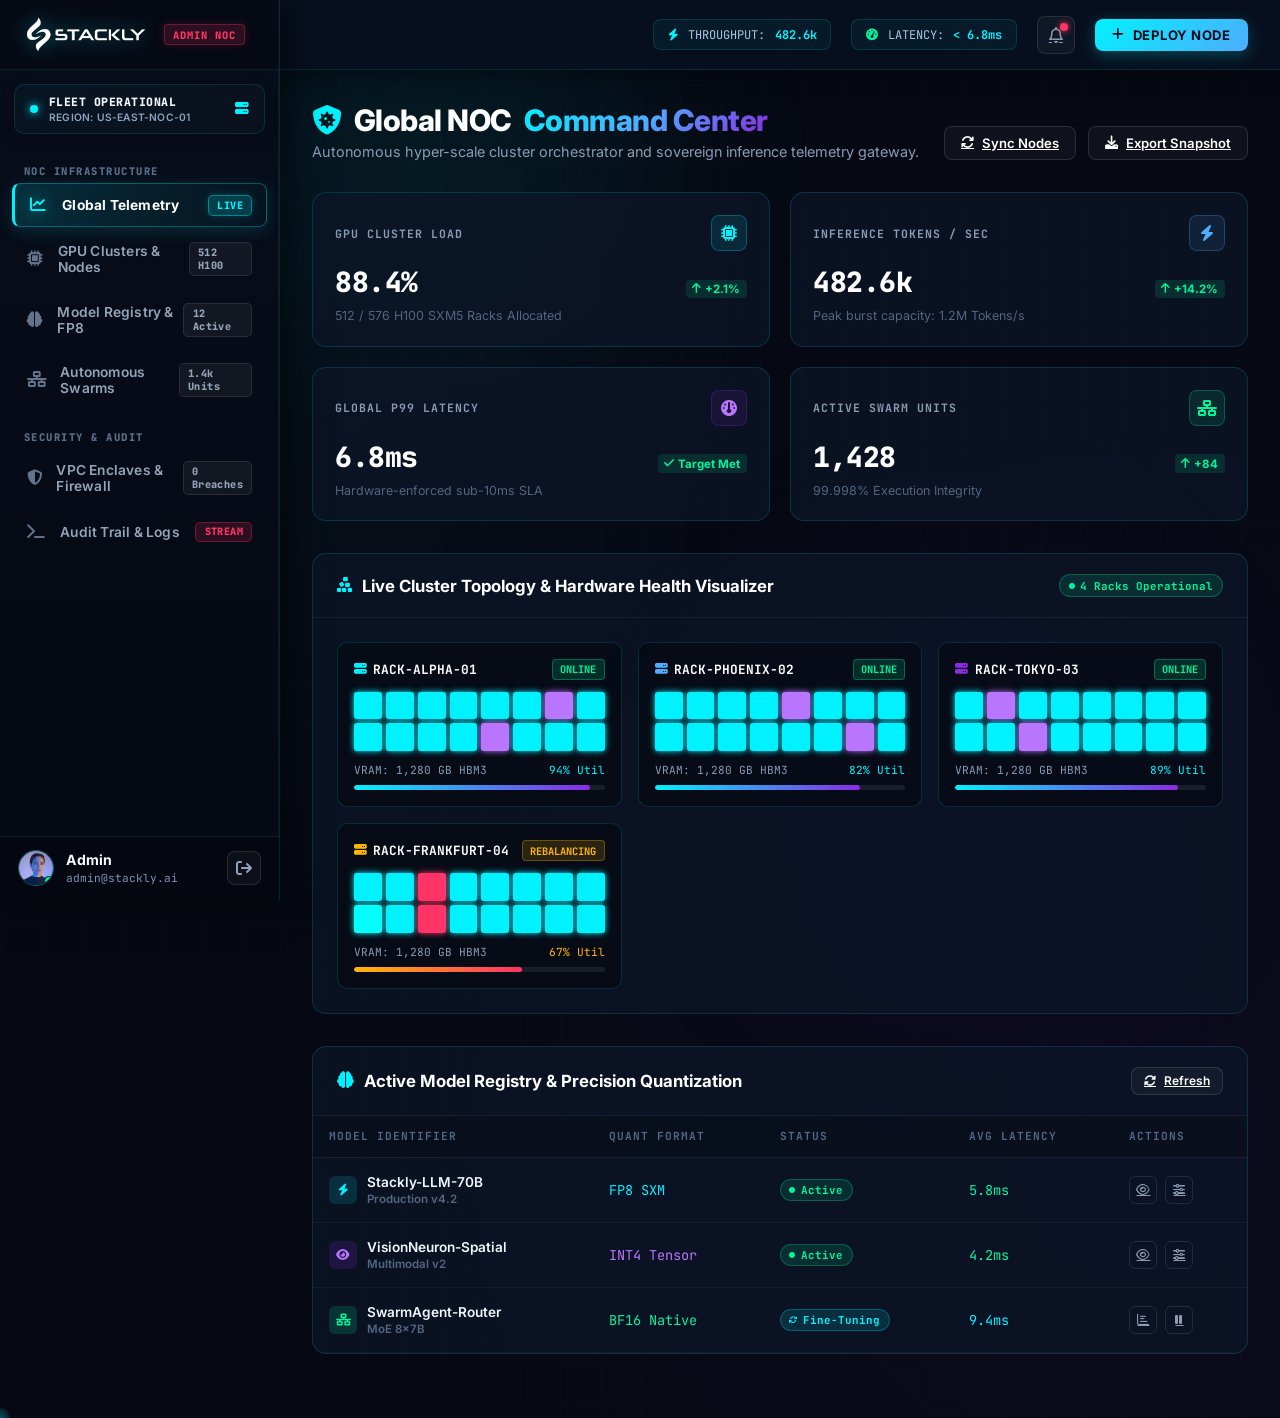
<file: admin-dashboard.html>
<!DOCTYPE html>
<html lang="en">
<head>
  <meta charset="UTF-8">
  <meta name="viewport" content="width=device-width, initial-scale=1.0, maximum-scale=1.0, user-scalable=no">
  <title>Admin NOC Console – Stackly AI Global Compute Platform</title>
  <meta name="description" content="Stackly AI Global NOC & Hyper-Scale Admin Portal for real-time GPU cluster telemetry, sovereign LLM weights, autonomous swarm orchestration, and air-gapped security enclaves.">

  <!-- Favicon -->
  <link rel="icon" type="image/webp" href="assets/images/stackly-logo.webp">

  <!-- Google Fonts & FontAwesome -->
  <link rel="preconnect" href="https://fonts.googleapis.com">
  <link rel="preconnect" href="https://fonts.gstatic.com" crossorigin>
  <link href="https://fonts.googleapis.com/css2?family=Inter:wght@400;500;600;700;800&family=JetBrains+Mono:wght@400;500;600;700&display=swap" rel="stylesheet">
  <link rel="stylesheet" href="https://cdnjs.cloudflare.com/ajax/libs/font-awesome/6.5.1/css/all.min.css">

  <!-- Stylesheets -->
  <link rel="stylesheet" href="assets/css/dashboard.css">
  <link rel="stylesheet" href="assets/css/enhancements.css">
</head>
<body class="dash-body">

  <!-- ==========================================================================
       STACKLY AI NEURAL PRELOADER (Quantum Core Boot Sequence)
       ========================================================================== -->
  <div id="neuralPreloader" class="neural-preloader" aria-hidden="false">
    <div class="preloader-backdrop">
      <div class="preloader-cyber-grid"></div>
      <div class="preloader-ambient-glow cyan"></div>
      <div class="preloader-ambient-glow purple"></div>
      <div class="preloader-laser-scanline"></div>
    </div>
    <div class="preloader-hud-frame">
      <div class="preloader-top-bar">
        <div class="preloader-sys-tag">
          <span class="preloader-live-beacon"></span>
          <span class="sys-code">BOOT_SYS // NEURAL_CORE_4.5</span>
        </div>
        <div class="preloader-telemetry-item">
          <span>LATENCY: <strong>0.8ms</strong></span>
          <span class="tele-sep">|</span>
          <span>SLA: <strong>99.999%</strong></span>
        </div>
      </div>
      <div class="preloader-core-assembly">
        <div class="preloader-gyro-ring ring-outer"></div>
        <div class="preloader-gyro-ring ring-mid"></div>
        <div class="preloader-gyro-ring ring-inner"></div>
        <div class="preloader-core-node">
          <i class="fa-solid fa-brain preloader-brain-icon"></i>
        </div>
      </div>
      <div class="preloader-brand-deck">
        <div class="preloader-brand-title">
          <span class="brand-name">STACKLY</span>
          <span class="brand-badge">AI 4.5</span>
        </div>
        <div class="preloader-status-stream" id="preloaderStatusText">
          Initializing sovereign cognitive cluster...
        </div>
      </div>
      <div class="preloader-progress-assembly">
        <div class="preloader-progress-track">
          <div class="preloader-progress-bar" id="preloaderProgressBar"></div>
        </div>
        <div class="preloader-progress-readout">
          <span class="progress-label">LATTICE COMPILED</span>
          <span class="progress-pct" id="preloaderPercent">0%</span>
        </div>
      </div>
      <div class="preloader-specs-row">
        <span><i class="fa-solid fa-microchip"></i> H100 TENSOR CLUSTER</span>
        <span><i class="fa-solid fa-shield-halved"></i> AIR-GAPPED HARDWARE</span>
        <span><i class="fa-solid fa-network-wired"></i> 1,420 VECTORS INDEXED</span>
      </div>
    </div>
  </div>

  <!-- Ambient Glow Orbs -->
  <div class="dash-ambient-orb cyan"></div>
  <div class="dash-ambient-orb purple"></div>

  <div class="dash-layout">
    
    <!-- Mobile Sidebar Overlay Backdrop -->
    <div class="sidebar-mobile-overlay" id="sidebar-mobile-overlay"></div>
    
    <!-- ══════════════════════════════════════════
         ADMIN SIDEBAR NAVIGATION
    ══════════════════════════════════════════ -->
    <aside class="dash-sidebar" id="dash-sidebar">
      
      <!-- Brand & Title -->
      <div class="sidebar-brand">
        <a href="admin-dashboard.html" class="brand-logo-wrap" title="Refresh Admin Dashboard">
          <img src="assets/images/stackly-logo.webp" alt="Stackly AI" class="dash-logo-img">
          <span class="brand-badge admin-tag">ADMIN NOC</span>
        </a>
        <button class="sidebar-close-btn" id="sidebar-close-btn" aria-label="Close Sidebar">
          <i class="fa-solid fa-xmark"></i>
        </button>
      </div>

      <!-- Cluster Live Status Chip -->
      <div class="sidebar-cluster-status">
        <div class="cluster-status-left">
          <div class="pulse-beacon"></div>
          <div>
            <div class="cluster-status-text">FLEET OPERATIONAL</div>
            <div class="cluster-region-text">REGION: US-EAST-NOC-01</div>
          </div>
        </div>
        <i class="fa-solid fa-server" style="color: var(--dash-cyan); font-size: 0.85rem;"></i>
      </div>

      <!-- Navigation Links -->
      <div class="sidebar-nav-wrap">
        
        <div class="nav-section-title">NOC INFRASTRUCTURE</div>
        <ul class="sidebar-nav">
          <li class="sidebar-nav-item">
            <button class="nav-link-btn active" data-target-view="view-overview">
              <span class="nav-left"><i class="fa-solid fa-chart-line"></i> <span>Global Telemetry</span></span>
              <span class="nav-badge">LIVE</span>
            </button>
          </li>
          <li class="sidebar-nav-item">
            <button class="nav-link-btn" data-target-view="view-clusters">
              <span class="nav-left"><i class="fa-solid fa-microchip"></i> <span>GPU Clusters &amp; Nodes</span></span>
              <span class="nav-badge">512 H100</span>
            </button>
          </li>
          <li class="sidebar-nav-item">
            <button class="nav-link-btn" data-target-view="view-models">
              <span class="nav-left"><i class="fa-solid fa-brain"></i> <span>Model Registry &amp; FP8</span></span>
              <span class="nav-badge">12 Active</span>
            </button>
          </li>
          <li class="sidebar-nav-item">
            <button class="nav-link-btn" data-target-view="view-swarms">
              <span class="nav-left"><i class="fa-solid fa-network-wired"></i> <span>Autonomous Swarms</span></span>
              <span class="nav-badge">1.4k Units</span>
            </button>
          </li>
        </ul>

        <div class="nav-section-title">SECURITY &amp; AUDIT</div>
        <ul class="sidebar-nav">
          <li class="sidebar-nav-item">
            <button class="nav-link-btn" data-target-view="view-security">
              <span class="nav-left"><i class="fa-solid fa-shield-halved"></i> <span>VPC Enclaves &amp; Firewall</span></span>
              <span class="nav-badge">0 Breaches</span>
            </button>
          </li>
          <li class="sidebar-nav-item">
            <button class="nav-link-btn" data-target-view="view-logs">
              <span class="nav-left"><i class="fa-solid fa-terminal"></i> <span>Audit Trail &amp; Logs</span></span>
              <span class="nav-badge live-alert">STREAM</span>
            </button>
          </li>
        </ul>

      </div>

      <!-- Footer User Card -->
      <div class="sidebar-footer">
        <div class="sidebar-user-info">
          <div class="user-avatar-wrap">
            <img src="assets/images/avatar-1.webp" alt="Admin Profile" class="user-avatar-img">
            <div class="user-online-dot"></div>
          </div>
          <div class="user-name-role">
            <span class="user-display-name">Admin</span>
            <span class="user-display-role">admin@stackly.ai</span>
          </div>
        </div>
        <a href="login.html" class="user-logout-btn" title="Sign Out &amp; Terminate Session">
          <i class="fa-solid fa-arrow-right-from-bracket"></i>
        </a>
      </div>

    </aside>

    <!-- ══════════════════════════════════════════
         MAIN CONTENT REGION
    ══════════════════════════════════════════ -->
    <main class="dash-main">
      
      <!-- Top Sticky Navigation Bar -->
      <header class="dash-topbar">
        
        <div class="topbar-left">
          <button class="sidebar-toggle-btn" id="sidebar-toggle-btn" aria-label="Open Mobile Menu">
            <i class="fa-solid fa-bars"></i>
          </button>
        </div>

        <div class="topbar-right">
          
          <!-- Live Telemetry Status Badges -->
          <div class="topbar-telemetry-chip">
            <i class="fa-solid fa-bolt" style="color: var(--dash-cyan);"></i>
            <span>THROUGHPUT:</span>
            <span class="metric-val" id="jitter-tps">482.6k</span>
          </div>

          <div class="topbar-telemetry-chip">
            <i class="fa-solid fa-gauge-high" style="color: var(--dash-green);"></i>
            <span>LATENCY:</span>
            <span class="metric-val" id="jitter-latency">&lt; 6.8ms</span>
          </div>

          <!-- Notification Bell -->
          <a href="404.html" class="topbar-icon-btn" aria-label="Notifications" title="Notifications">
            <i class="fa-regular fa-bell"></i>
            <div class="badge-dot"></div>
          </a>

          <!-- Deploy Node CTA -->
          <a href="404.html" class="topbar-action-btn">
            <i class="fa-solid fa-plus"></i>
            <span>DEPLOY NODE</span>
          </a>

        </div>

      </header>

      <!-- Dashboard Body Content Container -->
      <div class="dash-content-container">
        
        <!-- ══════════════════════════════════════════
             VIEW 1: GLOBAL TELEMETRY OVERVIEW
        ══════════════════════════════════════════ -->
        <section class="dash-view-pane active" id="view-overview">
          
          <div class="dash-page-header">
            <div class="page-title-wrap">
              <h1><i class="fa-solid fa-shield-virus" style="color: var(--dash-cyan);"></i> Global NOC <span class="title-gradient">Command Center</span></h1>
              <p>Autonomous hyper-scale cluster orchestrator and sovereign inference telemetry gateway.</p>
            </div>
            <div class="header-action-group">
              <a href="404.html" class="btn-secondary-cyber">
                <i class="fa-solid fa-arrows-rotate"></i> Sync Nodes
              </a>
              <a href="404.html" class="btn-secondary-cyber">
                <i class="fa-solid fa-download"></i> Export Snapshot
              </a>
            </div>
          </div>

          <!-- KPI Metric Matrix (4 Cards) -->
          <div class="kpi-grid">
            
            <div class="kpi-card">
              <div class="kpi-top-row">
                <span class="kpi-label">GPU Cluster Load</span>
                <div class="kpi-icon-wrap cyan"><i class="fa-solid fa-microchip"></i></div>
              </div>
              <div class="kpi-value-row">
                <span class="kpi-number" id="jitter-gpu-load">88.4%</span>
                <span class="kpi-trend positive"><i class="fa-solid fa-arrow-up"></i> +2.1%</span>
              </div>
              <div class="kpi-subtext">512 / 576 H100 SXM5 Racks Allocated</div>
            </div>

            <div class="kpi-card">
              <div class="kpi-top-row">
                <span class="kpi-label">Inference Tokens / Sec</span>
                <div class="kpi-icon-wrap blue"><i class="fa-solid fa-bolt"></i></div>
              </div>
              <div class="kpi-value-row">
                <span class="kpi-number">482.6k</span>
                <span class="kpi-trend positive"><i class="fa-solid fa-arrow-up"></i> +14.2%</span>
              </div>
              <div class="kpi-subtext">Peak burst capacity: 1.2M Tokens/s</div>
            </div>

            <div class="kpi-card">
              <div class="kpi-top-row">
                <span class="kpi-label">Global P99 Latency</span>
                <div class="kpi-icon-wrap purple"><i class="fa-solid fa-gauge"></i></div>
              </div>
              <div class="kpi-value-row">
                <span class="kpi-number">6.8ms</span>
                <span class="kpi-trend positive"><i class="fa-solid fa-check"></i> Target Met</span>
              </div>
              <div class="kpi-subtext">Hardware-enforced sub-10ms SLA</div>
            </div>

            <div class="kpi-card">
              <div class="kpi-top-row">
                <span class="kpi-label">Active Swarm Units</span>
                <div class="kpi-icon-wrap green"><i class="fa-solid fa-network-wired"></i></div>
              </div>
              <div class="kpi-value-row">
                <span class="kpi-number">1,428</span>
                <span class="kpi-trend positive"><i class="fa-solid fa-arrow-up"></i> +84</span>
              </div>
              <div class="kpi-subtext">99.998% Execution Integrity</div>
            </div>

          </div>

          <!-- Section 2: Live GPU Cluster Topology Visualizer -->
          <div class="dash-card" style="margin-bottom: 2rem;">
            <div class="dash-card-header">
              <div class="dash-card-title">
                <i class="fa-solid fa-cubes-stacked"></i>
                <span>Live Cluster Topology &amp; Hardware Health Visualizer</span>
              </div>
              <div class="card-header-actions">
                <span class="status-pill active"><i class="fa-solid fa-circle" style="font-size: 6px;"></i> 4 Racks Operational</span>
              </div>
            </div>
            <div class="dash-card-body">
              
              <div class="topology-rack-grid">
                
                <!-- Rack 1 -->
                <div class="rack-box">
                  <div class="rack-top">
                    <span class="rack-name"><i class="fa-solid fa-server" style="color: var(--dash-cyan);"></i> RACK-ALPHA-01</span>
                    <span class="rack-status-badge online">ONLINE</span>
                  </div>
                  <div class="gpu-nodes-mini-grid">
                    <div class="gpu-node-cell active"></div>
                    <div class="gpu-node-cell active"></div>
                    <div class="gpu-node-cell active"></div>
                    <div class="gpu-node-cell active"></div>
                    <div class="gpu-node-cell active"></div>
                    <div class="gpu-node-cell active"></div>
                    <div class="gpu-node-cell purple"></div>
                    <div class="gpu-node-cell active"></div>
                    <div class="gpu-node-cell active"></div>
                    <div class="gpu-node-cell active"></div>
                    <div class="gpu-node-cell active"></div>
                    <div class="gpu-node-cell active"></div>
                    <div class="gpu-node-cell purple"></div>
                    <div class="gpu-node-cell active"></div>
                    <div class="gpu-node-cell active"></div>
                    <div class="gpu-node-cell active"></div>
                  </div>
                  <div class="rack-telemetry-row">
                    <span>VRAM: 1,280 GB HBM3</span>
                    <span style="color: var(--dash-cyan);">94% Util</span>
                  </div>
                  <div class="rack-bar-wrap">
                    <div class="rack-bar-fill" style="width: 94%;"></div>
                  </div>
                </div>

                <!-- Rack 2 -->
                <div class="rack-box">
                  <div class="rack-top">
                    <span class="rack-name"><i class="fa-solid fa-server" style="color: var(--dash-blue);"></i> RACK-PHOENIX-02</span>
                    <span class="rack-status-badge online">ONLINE</span>
                  </div>
                  <div class="gpu-nodes-mini-grid">
                    <div class="gpu-node-cell active"></div>
                    <div class="gpu-node-cell active"></div>
                    <div class="gpu-node-cell active"></div>
                    <div class="gpu-node-cell active"></div>
                    <div class="gpu-node-cell purple"></div>
                    <div class="gpu-node-cell active"></div>
                    <div class="gpu-node-cell active"></div>
                    <div class="gpu-node-cell active"></div>
                    <div class="gpu-node-cell active"></div>
                    <div class="gpu-node-cell active"></div>
                    <div class="gpu-node-cell active"></div>
                    <div class="gpu-node-cell active"></div>
                    <div class="gpu-node-cell active"></div>
                    <div class="gpu-node-cell active"></div>
                    <div class="gpu-node-cell purple"></div>
                    <div class="gpu-node-cell active"></div>
                  </div>
                  <div class="rack-telemetry-row">
                    <span>VRAM: 1,280 GB HBM3</span>
                    <span style="color: var(--dash-cyan);">82% Util</span>
                  </div>
                  <div class="rack-bar-wrap">
                    <div class="rack-bar-fill" style="width: 82%;"></div>
                  </div>
                </div>

                <!-- Rack 3 -->
                <div class="rack-box">
                  <div class="rack-top">
                    <span class="rack-name"><i class="fa-solid fa-server" style="color: var(--dash-purple);"></i> RACK-TOKYO-03</span>
                    <span class="rack-status-badge online">ONLINE</span>
                  </div>
                  <div class="gpu-nodes-mini-grid">
                    <div class="gpu-node-cell active"></div>
                    <div class="gpu-node-cell purple"></div>
                    <div class="gpu-node-cell active"></div>
                    <div class="gpu-node-cell active"></div>
                    <div class="gpu-node-cell active"></div>
                    <div class="gpu-node-cell active"></div>
                    <div class="gpu-node-cell active"></div>
                    <div class="gpu-node-cell active"></div>
                    <div class="gpu-node-cell active"></div>
                    <div class="gpu-node-cell active"></div>
                    <div class="gpu-node-cell purple"></div>
                    <div class="gpu-node-cell active"></div>
                    <div class="gpu-node-cell active"></div>
                    <div class="gpu-node-cell active"></div>
                    <div class="gpu-node-cell active"></div>
                    <div class="gpu-node-cell active"></div>
                  </div>
                  <div class="rack-telemetry-row">
                    <span>VRAM: 1,280 GB HBM3</span>
                    <span style="color: var(--dash-cyan);">89% Util</span>
                  </div>
                  <div class="rack-bar-wrap">
                    <div class="rack-bar-fill" style="width: 89%;"></div>
                  </div>
                </div>

                <!-- Rack 4 -->
                <div class="rack-box">
                  <div class="rack-top">
                    <span class="rack-name"><i class="fa-solid fa-server" style="color: var(--dash-amber);"></i> RACK-FRANKFURT-04</span>
                    <span class="rack-status-badge rebalancing">REBALANCING</span>
                  </div>
                  <div class="gpu-nodes-mini-grid">
                    <div class="gpu-node-cell active"></div>
                    <div class="gpu-node-cell active"></div>
                    <div class="gpu-node-cell busy"></div>
                    <div class="gpu-node-cell active"></div>
                    <div class="gpu-node-cell active"></div>
                    <div class="gpu-node-cell active"></div>
                    <div class="gpu-node-cell active"></div>
                    <div class="gpu-node-cell active"></div>
                    <div class="gpu-node-cell active"></div>
                    <div class="gpu-node-cell active"></div>
                    <div class="gpu-node-cell busy"></div>
                    <div class="gpu-node-cell active"></div>
                    <div class="gpu-node-cell active"></div>
                    <div class="gpu-node-cell active"></div>
                    <div class="gpu-node-cell active"></div>
                    <div class="gpu-node-cell active"></div>
                  </div>
                  <div class="rack-telemetry-row">
                    <span>VRAM: 1,280 GB HBM3</span>
                    <span style="color: var(--dash-amber);">67% Util</span>
                  </div>
                  <div class="rack-bar-wrap">
                    <div class="rack-bar-fill" style="width: 67%; background: linear-gradient(90deg, var(--dash-amber), var(--dash-red));"></div>
                  </div>
                </div>

              </div>

            </div>
          </div>

          <!-- Section 3: Model Registry (Full Width) -->
          <div class="dash-card" style="margin-bottom: 2rem;">
            <div class="dash-card-header">
              <div class="dash-card-title">
                <i class="fa-solid fa-brain"></i>
                <span>Active Model Registry &amp; Precision Quantization</span>
              </div>
              <a href="404.html" class="btn-secondary-cyber" style="padding: 0.35rem 0.75rem; font-size: 0.75rem;">
                <i class="fa-solid fa-rotate"></i> Refresh
              </a>
            </div>
            <div class="dash-card-body" style="padding: 0;">
              <div class="table-responsive">
                <table class="cyber-table">
                  <thead>
                    <tr>
                      <th>Model Identifier</th>
                      <th>Quant Format</th>
                      <th>Status</th>
                      <th>Avg Latency</th>
                      <th>Actions</th>
                    </tr>
                  </thead>
                  <tbody>
                    <tr>
                      <td>
                        <div class="model-name-cell">
                          <div class="model-icon-box"><i class="fa-solid fa-bolt"></i></div>
                          <div>
                            <div>Stackly-LLM-70B</div>
                            <span style="font-size: 0.72rem; color: var(--dash-text-dim);">Production v4.2</span>
                          </div>
                        </div>
                      </td>
                      <td><code style="color: var(--dash-cyan); font-family: var(--font-mono);">FP8 SXM</code></td>
                      <td><span class="status-pill active"><i class="fa-solid fa-circle" style="font-size: 6px;"></i> Active</span></td>
                      <td><span style="font-family: var(--font-mono); color: var(--dash-green);">5.8ms</span></td>
                      <td>
                        <a href="404.html" class="action-icon-btn" title="Inspect Node"><i class="fa-regular fa-eye"></i></a>
                        <a href="404.html" class="action-icon-btn" title="Scale Replicas"><i class="fa-solid fa-sliders"></i></a>
                      </td>
                    </tr>

                    <tr>
                      <td>
                        <div class="model-name-cell">
                          <div class="model-icon-box" style="background: rgba(138,43,226,0.15); color: #ba75ff;"><i class="fa-solid fa-eye"></i></div>
                          <div>
                            <div>VisionNeuron-Spatial</div>
                            <span style="font-size: 0.72rem; color: var(--dash-text-dim);">Multimodal v2</span>
                          </div>
                        </div>
                      </td>
                      <td><code style="color: #ba75ff; font-family: var(--font-mono);">INT4 Tensor</code></td>
                      <td><span class="status-pill active"><i class="fa-solid fa-circle" style="font-size: 6px;"></i> Active</span></td>
                      <td><span style="font-family: var(--font-mono); color: var(--dash-green);">4.2ms</span></td>
                      <td>
                        <a href="404.html" class="action-icon-btn" title="Inspect Node"><i class="fa-regular fa-eye"></i></a>
                        <a href="404.html" class="action-icon-btn" title="Scale Replicas"><i class="fa-solid fa-sliders"></i></a>
                      </td>
                    </tr>

                    <tr>
                      <td>
                        <div class="model-name-cell">
                          <div class="model-icon-box" style="background: rgba(0,245,155,0.15); color: var(--dash-green);"><i class="fa-solid fa-network-wired"></i></div>
                          <div>
                            <div>SwarmAgent-Router</div>
                            <span style="font-size: 0.72rem; color: var(--dash-text-dim);">MoE 8x7B</span>
                          </div>
                        </div>
                      </td>
                      <td><code style="color: var(--dash-green); font-family: var(--font-mono);">BF16 Native</code></td>
                      <td><span class="status-pill training"><i class="fa-solid fa-arrows-rotate fa-spin" style="font-size: 8px;"></i> Fine-Tuning</span></td>
                      <td><span style="font-family: var(--font-mono); color: var(--dash-cyan);">9.4ms</span></td>
                      <td>
                        <a href="404.html" class="action-icon-btn" title="Inspect Metrics"><i class="fa-regular fa-chart-bar"></i></a>
                        <a href="404.html" class="action-icon-btn danger" title="Pause Checkpoint"><i class="fa-solid fa-pause"></i></a>
                      </td>
                    </tr>
                  </tbody>
                </table>
              </div>
            </div>
          </div>

        </section>

        <!-- ══════════════════════════════════════════
             VIEW 2: GPU CLUSTERS & NODES
        ══════════════════════════════════════════ -->
        <section class="dash-view-pane" id="view-clusters">
          <div class="dash-page-header">
            <div class="page-title-wrap">
              <h1><i class="fa-solid fa-microchip" style="color: var(--dash-cyan);"></i> GPU Cluster &amp; <span class="title-gradient">Node Orchestration</span></h1>
              <p>Hardware telemetry, Infiniband 3.2 Tbps fabric interconnects, thermal telemetry, and dynamic compute provisioning.</p>
            </div>
            <div class="header-action-group">
              <a href="404.html" class="btn-secondary-cyber">
                <i class="fa-solid fa-arrows-rotate"></i> Sync Fabric
              </a>
              <a href="404.html" class="topbar-action-btn">
                <i class="fa-solid fa-plus"></i>
                <span>PROVISION RACK</span>
              </a>
            </div>
          </div>

          <!-- Cluster KPI Summary Matrix -->
          <div class="kpi-grid" style="margin-bottom: 2rem;">
            <div class="kpi-card">
              <div class="kpi-top-row">
                <span class="kpi-label">Active GPU Nodes</span>
                <div class="kpi-icon-wrap cyan"><i class="fa-solid fa-microchip"></i></div>
              </div>
              <div class="kpi-value-row">
                <span class="kpi-number">512 <span style="font-size: 0.9rem; color: var(--dash-text-muted);">/ 576</span></span>
                <span class="kpi-trend positive"><i class="fa-solid fa-circle-check"></i> 88.9% Util</span>
              </div>
              <div class="kpi-subtext">H100 SXM5 80GB VRAM Pods</div>
            </div>

            <div class="kpi-card">
              <div class="kpi-top-row">
                <span class="kpi-label">Fabric Throughput</span>
                <div class="kpi-icon-wrap blue"><i class="fa-solid fa-network-wired"></i></div>
              </div>
              <div class="kpi-value-row">
                <span class="kpi-number">3.2 Tbps</span>
                <span class="kpi-trend positive"><i class="fa-solid fa-arrow-up"></i> NVLink 4.0</span>
              </div>
              <div class="kpi-subtext">Non-blocking fat-tree spine</div>
            </div>

            <div class="kpi-card">
              <div class="kpi-top-row">
                <span class="kpi-label">Avg Thermal Load</span>
                <div class="kpi-icon-wrap green"><i class="fa-solid fa-temperature-half"></i></div>
              </div>
              <div class="kpi-value-row">
                <span class="kpi-number">53.2°C</span>
                <span class="kpi-trend positive"><i class="fa-solid fa-snowflake"></i> Liquid-Cooled</span>
              </div>
              <div class="kpi-subtext">Direct-to-chip CDU delta &lt; 2°C</div>
            </div>

            <div class="kpi-card">
              <div class="kpi-top-row">
                <span class="kpi-label">Power Consumption</span>
                <div class="kpi-icon-wrap purple"><i class="fa-solid fa-bolt"></i></div>
              </div>
              <div class="kpi-value-row">
                <span class="kpi-number">384 kW</span>
                <span class="kpi-trend positive"><i class="fa-solid fa-leaf"></i> PUE 1.08</span>
              </div>
              <div class="kpi-subtext">100% Sovereign Hydro &amp; Solar</div>
            </div>
          </div>

          <!-- Enterprise Clusters Table Card -->
          <div class="dash-card" style="margin-bottom: 2rem;">
            <div class="dash-card-header">
              <div class="dash-card-title"><i class="fa-solid fa-list-check"></i> Enterprise Dedicated Clusters</div>
              <div class="card-header-actions">
                <span class="status-pill active">512 H100 SXM5 / 4 Global Regions</span>
                <a href="404.html" class="btn-secondary-cyber" style="padding: 0.35rem 0.75rem; font-size: 0.75rem;">
                  <i class="fa-solid fa-filter"></i> Filter
                </a>
              </div>
            </div>
            <div class="dash-card-body" style="padding: 0;">
              <div class="table-responsive">
                <table class="cyber-table">
                  <thead>
                    <tr>
                      <th>Cluster ID</th>
                      <th>Region &amp; DC</th>
                      <th>GPU Units</th>
                      <th>Memory Allocation</th>
                      <th>Thermal Status</th>
                      <th>Power State</th>
                      <th>Fabric Bandwidth</th>
                      <th style="text-align: right;">Actions</th>
                    </tr>
                  </thead>
                  <tbody>
                    <tr>
                      <td>
                        <div class="model-name-cell">
                          <div class="model-icon-box"><i class="fa-solid fa-server"></i></div>
                          <div>
                            <div><strong>Alpha-Cluster-01</strong></div>
                            <span style="font-size: 0.72rem; color: var(--dash-text-dim);">Rack #US-VA-01..16</span>
                          </div>
                        </div>
                      </td>
                      <td>US-East (N. Virginia, Equinix DC2)</td>
                      <td><code style="color: var(--dash-cyan); font-family: var(--font-mono);">128x H100 SXM5</code></td>
                      <td>1,280 GB HBM3</td>
                      <td><span style="color: var(--dash-green); font-family: var(--font-mono);"><i class="fa-solid fa-circle" style="font-size: 6px;"></i> 52°C • Normal</span></td>
                      <td><span class="status-pill active"><i class="fa-solid fa-bolt"></i> Operational</span></td>
                      <td><span style="color: var(--dash-cyan); font-family: var(--font-mono);">3.2 Tbps NVLink</span></td>
                      <td style="text-align: right;">
                        <a href="404.html" class="action-icon-btn" title="Restart Telemetry Probe"><i class="fa-solid fa-arrows-rotate"></i></a>
                        <a href="404.html" class="action-icon-btn" title="Rebalance Workloads"><i class="fa-solid fa-sliders"></i></a>
                        <a href="404.html" class="action-icon-btn" title="Node Diagnostics"><i class="fa-solid fa-microchip"></i></a>
                      </td>
                    </tr>

                    <tr>
                      <td>
                        <div class="model-name-cell">
                          <div class="model-icon-box" style="background: rgba(79, 172, 254, 0.15); color: var(--dash-blue);"><i class="fa-solid fa-server"></i></div>
                          <div>
                            <div><strong>Phoenix-Cluster-02</strong></div>
                            <span style="font-size: 0.72rem; color: var(--dash-text-dim);">Rack #US-OR-17..32</span>
                          </div>
                        </div>
                      </td>
                      <td>US-West (Oregon, Hillsboro Pod 4)</td>
                      <td><code style="color: var(--dash-cyan); font-family: var(--font-mono);">128x H100 SXM5</code></td>
                      <td>1,280 GB HBM3</td>
                      <td><span style="color: var(--dash-green); font-family: var(--font-mono);"><i class="fa-solid fa-circle" style="font-size: 6px;"></i> 54°C • Normal</span></td>
                      <td><span class="status-pill active"><i class="fa-solid fa-bolt"></i> Operational</span></td>
                      <td><span style="color: var(--dash-cyan); font-family: var(--font-mono);">3.2 Tbps NVLink</span></td>
                      <td style="text-align: right;">
                        <a href="404.html" class="action-icon-btn" title="Restart Telemetry Probe"><i class="fa-solid fa-arrows-rotate"></i></a>
                        <a href="404.html" class="action-icon-btn" title="Rebalance Workloads"><i class="fa-solid fa-sliders"></i></a>
                        <a href="404.html" class="action-icon-btn" title="Node Diagnostics"><i class="fa-solid fa-microchip"></i></a>
                      </td>
                    </tr>

                    <tr>
                      <td>
                        <div class="model-name-cell">
                          <div class="model-icon-box" style="background: rgba(138, 43, 226, 0.15); color: #ba75ff;"><i class="fa-solid fa-server"></i></div>
                          <div>
                            <div><strong>Tokyo-Edge-03</strong></div>
                            <span style="font-size: 0.72rem; color: var(--dash-text-dim);">Rack #AP-TY-33..48</span>
                          </div>
                        </div>
                      </td>
                      <td>AP-Northeast (Tokyo, Otemachi DC1)</td>
                      <td><code style="color: var(--dash-cyan); font-family: var(--font-mono);">128x H100 SXM5</code></td>
                      <td>1,280 GB HBM3</td>
                      <td><span style="color: var(--dash-green); font-family: var(--font-mono);"><i class="fa-solid fa-circle" style="font-size: 6px;"></i> 49°C • Cool</span></td>
                      <td><span class="status-pill active"><i class="fa-solid fa-bolt"></i> Operational</span></td>
                      <td><span style="color: var(--dash-cyan); font-family: var(--font-mono);">3.2 Tbps NVLink</span></td>
                      <td style="text-align: right;">
                        <a href="404.html" class="action-icon-btn" title="Restart Telemetry Probe"><i class="fa-solid fa-arrows-rotate"></i></a>
                        <a href="404.html" class="action-icon-btn" title="Rebalance Workloads"><i class="fa-solid fa-sliders"></i></a>
                        <a href="404.html" class="action-icon-btn" title="Node Diagnostics"><i class="fa-solid fa-microchip"></i></a>
                      </td>
                    </tr>

                    <tr>
                      <td>
                        <div class="model-name-cell">
                          <div class="model-icon-box" style="background: rgba(255, 183, 3, 0.15); color: var(--dash-amber);"><i class="fa-solid fa-server"></i></div>
                          <div>
                            <div><strong>Frankfurt-VPC-04</strong></div>
                            <span style="font-size: 0.72rem; color: var(--dash-text-dim);">Rack #EU-FRA-49..64</span>
                          </div>
                        </div>
                      </td>
                      <td>EU-Central (Frankfurt, Interxion FRA2)</td>
                      <td><code style="color: var(--dash-cyan); font-family: var(--font-mono);">128x H100 SXM5</code></td>
                      <td>1,280 GB HBM3</td>
                      <td><span style="color: var(--dash-amber); font-family: var(--font-mono);"><i class="fa-solid fa-circle" style="font-size: 6px;"></i> 58°C • Warm</span></td>
                      <td><span class="status-pill paused"><i class="fa-solid fa-wrench"></i> Maintenance</span></td>
                      <td><span style="color: var(--dash-amber); font-family: var(--font-mono);">1.6 Tbps Degraded</span></td>
                      <td style="text-align: right;">
                        <a href="404.html" class="action-icon-btn" title="Restart Node"><i class="fa-solid fa-power-off"></i></a>
                        <a href="404.html" class="action-icon-btn" title="Set Fans 100%"><i class="fa-solid fa-fan"></i></a>
                        <a href="404.html" class="action-icon-btn" title="Inspect Telemetry"><i class="fa-solid fa-wrench"></i></a>
                      </td>
                    </tr>

                    <tr>
                      <td>
                        <div class="model-name-cell">
                          <div class="model-icon-box" style="background: rgba(0, 245, 155, 0.15); color: var(--dash-green);"><i class="fa-solid fa-server"></i></div>
                          <div>
                            <div><strong>Singapore-Staging-05</strong></div>
                            <span style="font-size: 0.72rem; color: var(--dash-text-dim);">Rack #AP-SG-65..72</span>
                          </div>
                        </div>
                      </td>
                      <td>AP-Southeast (Singapore, Jurong DC)</td>
                      <td><code style="color: var(--dash-cyan); font-family: var(--font-mono);">64x H100 SXM5</code></td>
                      <td>640 GB HBM3</td>
                      <td><span style="color: var(--dash-green); font-family: var(--font-mono);"><i class="fa-solid fa-circle" style="font-size: 6px;"></i> 48°C • Cool</span></td>
                      <td><span class="status-pill active"><i class="fa-solid fa-bolt"></i> Operational</span></td>
                      <td><span style="color: var(--dash-cyan); font-family: var(--font-mono);">3.2 Tbps NVLink</span></td>
                      <td style="text-align: right;">
                        <a href="404.html" class="action-icon-btn" title="Restart Telemetry Probe"><i class="fa-solid fa-arrows-rotate"></i></a>
                        <a href="404.html" class="action-icon-btn" title="Rebalance Workloads"><i class="fa-solid fa-sliders"></i></a>
                        <a href="404.html" class="action-icon-btn" title="Node Diagnostics"><i class="fa-solid fa-microchip"></i></a>
                      </td>
                    </tr>
                  </tbody>
                </table>
              </div>
            </div>
          </div>

          <!-- Section: Live Rack Topology & Infiniband Fabric Matrix -->
          <div class="dash-grid-equal" style="margin-bottom: 2rem;">
            
            <div class="dash-card">
              <div class="dash-card-header">
                <div class="dash-card-title"><i class="fa-solid fa-network-wired"></i> Infiniband Fabric Interconnect Matrix</div>
                <span class="status-pill active"><i class="fa-solid fa-circle" style="font-size: 6px;"></i> Quantum-2 InfiniBand</span>
              </div>
              <div class="dash-card-body">
                <div style="display: flex; flex-direction: column; gap: 1.1rem;">
                  <div>
                    <div style="display: flex; justify-content: space-between; font-size: 0.8rem; margin-bottom: 4px;">
                      <span>Spine Switch Fabric (400Gb/s QSFP-DD)</span>
                      <strong style="color: var(--dash-cyan); font-family: var(--font-mono);">3.12 Tbps / 97.5% Line Rate</strong>
                    </div>
                    <div class="rack-bar-wrap"><div class="rack-bar-fill" style="width: 97%;"></div></div>
                  </div>

                  <div>
                    <div style="display: flex; justify-content: space-between; font-size: 0.8rem; margin-bottom: 4px;">
                      <span>GPUDirect RDMA Zero-Copy Transfer</span>
                      <strong style="color: var(--dash-green); font-family: var(--font-mono);">&lt; 1.2 &mu;s Latency</strong>
                    </div>
                    <div class="rack-bar-wrap"><div class="rack-bar-fill" style="width: 89%; background: var(--dash-green);"></div></div>
                  </div>

                  <div>
                    <div style="display: flex; justify-content: space-between; font-size: 0.8rem; margin-bottom: 4px;">
                      <span>Optical Link Budget Margin</span>
                      <strong style="color: #ba75ff; font-family: var(--font-mono);">+4.8 dB (Optimal)</strong>
                    </div>
                    <div class="rack-bar-wrap"><div class="rack-bar-fill" style="width: 82%; background: #ba75ff;"></div></div>
                  </div>

                  <div style="display: flex; justify-content: space-between; align-items: center; padding-top: 0.5rem; border-top: 1px solid rgba(255,255,255,0.06); font-size: 0.78rem;">
                    <span style="color: var(--dash-text-muted);">Fabric Congestion Control: <strong>ECN Enforced</strong></span>
                    <a href="404.html" class="btn-secondary-cyber" style="padding: 0.3rem 0.7rem; font-size: 0.75rem;">
                      <i class="fa-solid fa-chart-line"></i> Fabric Traces
                    </a>
                  </div>
                </div>
              </div>
            </div>

            <div class="dash-card">
              <div class="dash-card-header">
                <div class="dash-card-title"><i class="fa-solid fa-temperature-arrow-down"></i> Liquid Cooling &amp; Power Distribution</div>
                <span class="status-pill active"><i class="fa-solid fa-circle" style="font-size: 6px;"></i> Closed-Loop CDU</span>
              </div>
              <div class="dash-card-body">
                <div style="display: flex; flex-direction: column; gap: 1.1rem;">
                  <div>
                    <div style="display: flex; justify-content: space-between; font-size: 0.8rem; margin-bottom: 4px;">
                      <span>Coolant Supply Inflow Temp</span>
                      <strong style="color: var(--dash-green); font-family: var(--font-mono);">24.5°C (Target: 22-26°C)</strong>
                    </div>
                    <div class="rack-bar-wrap"><div class="rack-bar-fill" style="width: 65%; background: var(--dash-green);"></div></div>
                  </div>

                  <div>
                    <div style="display: flex; justify-content: space-between; font-size: 0.8rem; margin-bottom: 4px;">
                      <span>Flow Rate (Cooling Distribution Unit)</span>
                      <strong style="color: var(--dash-cyan); font-family: var(--font-mono);">142 L/min (Nominal)</strong>
                    </div>
                    <div class="rack-bar-wrap"><div class="rack-bar-fill" style="width: 78%;"></div></div>
                  </div>

                  <div>
                    <div style="display: flex; justify-content: space-between; font-size: 0.8rem; margin-bottom: 4px;">
                      <span>Rack PDU Redundancy (N+1 Phase)</span>
                      <strong style="color: var(--dash-cyan); font-family: var(--font-mono);">100% Dual-Feed Sync</strong>
                    </div>
                    <div class="rack-bar-wrap"><div class="rack-bar-fill" style="width: 100%;"></div></div>
                  </div>

                  <div style="display: flex; justify-content: space-between; align-items: center; padding-top: 0.5rem; border-top: 1px solid rgba(255,255,255,0.06); font-size: 0.78rem;">
                    <span style="color: var(--dash-text-muted);">Thermal Mitigation Mode: <strong>Dynamic Adaptive</strong></span>
                    <a href="404.html" class="btn-secondary-cyber" style="padding: 0.3rem 0.7rem; font-size: 0.75rem;">
                      <i class="fa-solid fa-fan"></i> Adjust Pumps
                    </a>
                  </div>
                </div>
              </div>
            </div>

          </div>
        </section>

        <!-- ══════════════════════════════════════════
             VIEW 3: MODEL REGISTRY & FINE-TUNING
        ══════════════════════════════════════════ -->
        <section class="dash-view-pane" id="view-models">
          <div class="dash-page-header">
            <div class="page-title-wrap">
              <h1><i class="fa-solid fa-brain" style="color: var(--dash-cyan);"></i> Model Registry &amp; <span class="title-gradient">FP8 Quantization</span></h1>
              <p>Sovereign weights repository, LoRA fine-tuning jobs, FP8/INT4 quantization profiles, and checkpoint artifacts.</p>
            </div>
            <div class="header-action-group">
              <a href="404.html" class="btn-secondary-cyber">
                <i class="fa-solid fa-arrows-rotate"></i> Sync Weights
              </a>
              <a href="404.html" class="topbar-action-btn">
                <i class="fa-solid fa-cloud-arrow-up"></i>
                <span>REGISTER NEW WEIGHTS</span>
              </a>
            </div>
          </div>

          <!-- Model Registry KPI Summary Matrix -->
          <div class="kpi-grid" style="margin-bottom: 2rem;">
            <div class="kpi-card">
              <div class="kpi-top-row">
                <span class="kpi-label">Active Sovereign Models</span>
                <div class="kpi-icon-wrap cyan"><i class="fa-solid fa-brain"></i></div>
              </div>
              <div class="kpi-value-row">
                <span class="kpi-number">12 <span style="font-size: 0.9rem; color: var(--dash-text-muted);">/ 16 Slots</span></span>
                <span class="kpi-trend positive"><i class="fa-solid fa-circle-check"></i> 100% Verified</span>
              </div>
              <div class="kpi-subtext">Air-Gapped Checkpoint Enclaves</div>
            </div>

            <div class="kpi-card">
              <div class="kpi-top-row">
                <span class="kpi-label">FP8 Quantization Gain</span>
                <div class="kpi-icon-wrap blue"><i class="fa-solid fa-bolt"></i></div>
              </div>
              <div class="kpi-value-row">
                <span class="kpi-number">2.4x <span style="font-size: 0.9rem; color: var(--dash-text-muted);">Speedup</span></span>
                <span class="kpi-trend positive"><i class="fa-solid fa-arrow-up"></i> 99.8% Acc</span>
              </div>
              <div class="kpi-subtext">Transformer Engine SXM5 Native</div>
            </div>

            <div class="kpi-card">
              <div class="kpi-top-row">
                <span class="kpi-label">Active LoRA Jobs</span>
                <div class="kpi-icon-wrap purple"><i class="fa-solid fa-sliders"></i></div>
              </div>
              <div class="kpi-value-row">
                <span class="kpi-number">3 <span style="font-size: 0.9rem; color: var(--dash-text-muted);">Running</span></span>
                <span class="kpi-trend positive"><i class="fa-solid fa-arrows-rotate fa-spin"></i> Epoch 4/5</span>
              </div>
              <div class="kpi-subtext">DeepSpeed ZeRO-3 Distributed</div>
            </div>

            <div class="kpi-card">
              <div class="kpi-top-row">
                <span class="kpi-label">KV-Cache Utilization</span>
                <div class="kpi-icon-wrap green"><i class="fa-solid fa-microchip"></i></div>
              </div>
              <div class="kpi-value-row">
                <span class="kpi-number">74.6%</span>
                <span class="kpi-trend positive"><i class="fa-solid fa-circle-check"></i> PagedAttention</span>
              </div>
              <div class="kpi-subtext">128k Token Context Windows</div>
            </div>
          </div>

          <!-- Active Models Registry Table -->
          <div class="dash-card" style="margin-bottom: 2rem;">
            <div class="dash-card-header">
              <div class="dash-card-title">
                <i class="fa-solid fa-cube"></i>
                <span>Deployed Model Weights &amp; Quantization Matrix</span>
              </div>
              <div class="card-header-actions">
                <span class="status-pill active">12 Production Replicas</span>
                <a href="404.html" class="btn-secondary-cyber" style="padding: 0.35rem 0.75rem; font-size: 0.75rem;">
                  <i class="fa-solid fa-rotate"></i> Refresh
                </a>
              </div>
            </div>
            <div class="dash-card-body" style="padding: 0;">
              <div class="table-responsive">
                <table class="cyber-table">
                  <thead>
                    <tr>
                      <th>Model Identifier</th>
                      <th>Quant Format</th>
                      <th>Context Window</th>
                      <th>Weights Size</th>
                      <th>Avg Latency</th>
                      <th>Status</th>
                      <th style="text-align: right;">Actions</th>
                    </tr>
                  </thead>
                  <tbody>
                    <tr>
                      <td>
                        <div class="model-name-cell">
                          <div class="model-icon-box"><i class="fa-solid fa-bolt"></i></div>
                          <div>
                            <div><strong>Stackly-LLM-70B</strong></div>
                            <span style="font-size: 0.72rem; color: var(--dash-text-dim);">Production v4.2 • Sovereign Weights</span>
                          </div>
                        </div>
                      </td>
                      <td><code style="color: var(--dash-cyan); font-family: var(--font-mono);">FP8 SXM5</code></td>
                      <td><span style="font-family: var(--font-mono);">128k Tokens</span></td>
                      <td>39.2 GB VRAM</td>
                      <td><span style="font-family: var(--font-mono); color: var(--dash-green);">5.8ms</span></td>
                      <td><span class="status-pill active"><i class="fa-solid fa-circle" style="font-size: 6px;"></i> Active</span></td>
                      <td style="text-align: right;">
                        <a href="404.html" class="action-icon-btn" title="Inspect Weights"><i class="fa-regular fa-eye"></i></a>
                        <a href="404.html" class="action-icon-btn" title="Scale Replicas"><i class="fa-solid fa-sliders"></i></a>
                        <a href="404.html" class="action-icon-btn" title="Export Checkpoint"><i class="fa-solid fa-download"></i></a>
                      </td>
                    </tr>

                    <tr>
                      <td>
                        <div class="model-name-cell">
                          <div class="model-icon-box" style="background: rgba(138,43,226,0.15); color: #ba75ff;"><i class="fa-solid fa-eye"></i></div>
                          <div>
                            <div><strong>VisionNeuron-Spatial</strong></div>
                            <span style="font-size: 0.72rem; color: var(--dash-text-dim);">Multimodal v2 • Omni-Sensor Fusion</span>
                          </div>
                        </div>
                      </td>
                      <td><code style="color: #ba75ff; font-family: var(--font-mono);">INT4 Tensor</code></td>
                      <td><span style="font-family: var(--font-mono);">64k Tokens</span></td>
                      <td>18.4 GB VRAM</td>
                      <td><span style="font-family: var(--font-mono); color: var(--dash-green);">4.2ms</span></td>
                      <td><span class="status-pill active"><i class="fa-solid fa-circle" style="font-size: 6px;"></i> Active</span></td>
                      <td style="text-align: right;">
                        <a href="404.html" class="action-icon-btn" title="Inspect Weights"><i class="fa-regular fa-eye"></i></a>
                        <a href="404.html" class="action-icon-btn" title="Scale Replicas"><i class="fa-solid fa-sliders"></i></a>
                        <a href="404.html" class="action-icon-btn" title="Export Checkpoint"><i class="fa-solid fa-download"></i></a>
                      </td>
                    </tr>

                    <tr>
                      <td>
                        <div class="model-name-cell">
                          <div class="model-icon-box" style="background: rgba(0,245,155,0.15); color: var(--dash-green);"><i class="fa-solid fa-network-wired"></i></div>
                          <div>
                            <div><strong>SwarmAgent-Router</strong></div>
                            <span style="font-size: 0.72rem; color: var(--dash-text-dim);">MoE 8x7B • Sparse Dynamic Routing</span>
                          </div>
                        </div>
                      </td>
                      <td><code style="color: var(--dash-green); font-family: var(--font-mono);">BF16 Native</code></td>
                      <td><span style="font-family: var(--font-mono);">32k Tokens</span></td>
                      <td>48.0 GB VRAM</td>
                      <td><span style="font-family: var(--font-mono); color: var(--dash-cyan);">9.4ms</span></td>
                      <td><span class="status-pill training"><i class="fa-solid fa-arrows-rotate fa-spin" style="font-size: 8px;"></i> Fine-Tuning</span></td>
                      <td style="text-align: right;">
                        <a href="404.html" class="action-icon-btn" title="Inspect Metrics"><i class="fa-regular fa-chart-bar"></i></a>
                        <a href="404.html" class="action-icon-btn danger" title="Pause Checkpoint"><i class="fa-solid fa-pause"></i></a>
                        <a href="404.html" class="action-icon-btn" title="Inspect Weights"><i class="fa-solid fa-sliders"></i></a>
                      </td>
                    </tr>

                    <tr>
                      <td>
                        <div class="model-name-cell">
                          <div class="model-icon-box" style="background: rgba(255,183,3,0.15); color: var(--dash-amber);"><i class="fa-solid fa-code"></i></div>
                          <div>
                            <div><strong>Codex-Synthesizer-34B</strong></div>
                            <span style="font-size: 0.72rem; color: var(--dash-text-dim);">Polyglot AST • Multi-Turn Agentic</span>
                          </div>
                        </div>
                      </td>
                      <td><code style="color: var(--dash-cyan); font-family: var(--font-mono);">FP8 SXM5</code></td>
                      <td><span style="font-family: var(--font-mono);">128k Tokens</span></td>
                      <td>22.5 GB VRAM</td>
                      <td><span style="font-family: var(--font-mono); color: var(--dash-green);">6.1ms</span></td>
                      <td><span class="status-pill active"><i class="fa-solid fa-circle" style="font-size: 6px;"></i> Active</span></td>
                      <td style="text-align: right;">
                        <a href="404.html" class="action-icon-btn" title="Inspect Weights"><i class="fa-regular fa-eye"></i></a>
                        <a href="404.html" class="action-icon-btn" title="Scale Replicas"><i class="fa-solid fa-sliders"></i></a>
                        <a href="404.html" class="action-icon-btn" title="Export Checkpoint"><i class="fa-solid fa-download"></i></a>
                      </td>
                    </tr>
                  </tbody>
                </table>
              </div>
            </div>
          </div>

          <!-- Fine-Tuning & Quantization Detail Grids -->
          <div class="dash-grid-equal" style="margin-bottom: 2rem;">
            
            <!-- Fine-Tuning LoRA Curve Card -->
            <div class="dash-card">
              <div class="dash-card-header">
                <div class="dash-card-title"><i class="fa-solid fa-chart-area"></i> Active Fine-Tuning Loss Curve (LoRA)</div>
                <div class="card-header-actions">
                  <span class="status-pill training">Epoch 4/5</span>
                  <a href="404.html" class="action-icon-btn" title="Export Logs"><i class="fa-solid fa-download"></i></a>
                </div>
              </div>
              <div class="dash-card-body">
                <div style="height: 180px; display: flex; align-items: flex-end; gap: 8px; padding-bottom: 10px; border-bottom: 1px solid rgba(255,255,255,0.1);">
                  <div style="flex: 1; height: 90%; background: rgba(0,242,254,0.3); border-radius: 4px 4px 0 0; position: relative;" title="Epoch 1: Loss 1.84"></div>
                  <div style="flex: 1; height: 65%; background: rgba(0,242,254,0.45); border-radius: 4px 4px 0 0;" title="Epoch 2: Loss 0.92"></div>
                  <div style="flex: 1; height: 42%; background: rgba(0,242,254,0.65); border-radius: 4px 4px 0 0;" title="Epoch 3: Loss 0.38"></div>
                  <div style="flex: 1; height: 22%; background: var(--dash-cyan); border-radius: 4px 4px 0 0; box-shadow: 0 0 10px var(--dash-cyan);" title="Epoch 4: Loss 0.08"></div>
                  <div style="flex: 1; height: 12%; background: rgba(255,255,255,0.1); border-radius: 4px 4px 0 0; border: 1px dashed var(--dash-cyan);" title="Target: Loss 0.04"></div>
                </div>
                <div style="display: flex; justify-content: space-between; font-family: var(--font-mono); font-size: 0.72rem; color: var(--dash-text-muted); margin-top: 0.5rem;">
                  <span>Validation Loss: 0.0821</span>
                  <span style="color: var(--dash-green);">Gradient Norm: 0.98 (Stable)</span>
                </div>
                <div style="display: flex; justify-content: space-between; align-items: center; margin-top: 1rem; padding-top: 0.75rem; border-top: 1px solid rgba(255,255,255,0.06);">
                  <span style="font-size: 0.8rem; color: var(--dash-text-dim);">Checkpoint: <code style="color: var(--dash-cyan);">ckpt-step-8400.pt</code></span>
                  <a href="404.html" class="btn-secondary-cyber" style="padding: 0.3rem 0.75rem; font-size: 0.75rem;">
                    <i class="fa-solid fa-sliders"></i> Hyperparameters
                  </a>
                </div>
              </div>
            </div>

            <!-- Quantization & Latency Profiles Card -->
            <div class="dash-card">
              <div class="dash-card-header">
                <div class="dash-card-title"><i class="fa-solid fa-sliders"></i> Quantization &amp; Latency Profiles</div>
                <a href="404.html" class="action-icon-btn" title="Benchmark Engines"><i class="fa-solid fa-gauge-high"></i></a>
              </div>
              <div class="dash-card-body">
                <div style="display: flex; flex-direction: column; gap: 1rem;">
                  <div>
                    <div style="display: flex; justify-content: space-between; font-size: 0.8rem; margin-bottom: 4px;">
                      <span>FP8 Transformer Engine (NVIDIA SXM5)</span>
                      <strong style="color: var(--dash-cyan);">5.8ms / 99.8% Acc</strong>
                    </div>
                    <div class="rack-bar-wrap"><div class="rack-bar-fill" style="width: 96%;"></div></div>
                  </div>
                  <div>
                    <div style="display: flex; justify-content: space-between; font-size: 0.8rem; margin-bottom: 4px;">
                      <span>INT4 GPTQ Weight-Only</span>
                      <strong style="color: #ba75ff;">3.9ms / 98.6% Acc</strong>
                    </div>
                    <div class="rack-bar-wrap"><div class="rack-bar-fill" style="width: 88%; background: #ba75ff;"></div></div>
                  </div>
                  <div>
                    <div style="display: flex; justify-content: space-between; font-size: 0.8rem; margin-bottom: 4px;">
                      <span>BF16 Native Sovereign Weights</span>
                      <strong style="color: var(--dash-green);">11.2ms / 100% Acc</strong>
                    </div>
                    <div class="rack-bar-wrap"><div class="rack-bar-fill" style="width: 72%; background: var(--dash-green);"></div></div>
                  </div>
                  <div style="display: flex; justify-content: space-between; align-items: center; margin-top: 0.2rem; padding-top: 0.75rem; border-top: 1px solid rgba(255,255,255,0.06);">
                    <span style="font-size: 0.8rem; color: var(--dash-text-dim);">Engine: TensorRT-LLM v0.9.0</span>
                    <a href="404.html" class="btn-secondary-cyber" style="padding: 0.3rem 0.75rem; font-size: 0.75rem;">
                      <i class="fa-solid fa-microchip"></i> Run Precision Eval
                    </a>
                  </div>
                </div>
              </div>
            </div>

          </div>
        </section>

        <!-- ══════════════════════════════════════════
             VIEW 4: AUTONOMOUS SWARMS
        ══════════════════════════════════════════ -->
        <section class="dash-view-pane" id="view-swarms">
          <div class="dash-page-header">
            <div class="page-title-wrap">
              <h1><i class="fa-solid fa-network-wired" style="color: var(--dash-cyan);"></i> Autonomous Swarm <span class="title-gradient">Orchestration</span></h1>
              <p>Multi-agent cognitive loops, asynchronous task dispatching, Byzantine fault-tolerant voting, and real-time swarm telemetry.</p>
            </div>
            <div class="header-action-group">
              <a href="404.html" class="btn-secondary-cyber">
                <i class="fa-solid fa-arrows-rotate"></i> Sync Swarm Quorum
              </a>
              <a href="404.html" class="topbar-action-btn">
                <i class="fa-solid fa-bolt"></i>
                <span>DISPATCH SWARM TASK</span>
              </a>
            </div>
          </div>

          <!-- Swarm KPI Summary Matrix -->
          <div class="kpi-grid" style="margin-bottom: 2rem;">
            <div class="kpi-card">
              <div class="kpi-top-row">
                <span class="kpi-label">Active Agents</span>
                <div class="kpi-icon-wrap cyan"><i class="fa-solid fa-robot"></i></div>
              </div>
              <div class="kpi-value-row">
                <span class="kpi-number">1,428 <span style="font-size: 0.9rem; color: var(--dash-text-muted);">/ 2,048</span></span>
                <span class="kpi-trend positive"><i class="fa-solid fa-arrow-up"></i> +84 Online</span>
              </div>
              <div class="kpi-subtext">Across 42 Autonomous Pipelines</div>
            </div>

            <div class="kpi-card">
              <div class="kpi-top-row">
                <span class="kpi-label">Consensus Latency</span>
                <div class="kpi-icon-wrap green"><i class="fa-solid fa-handshake"></i></div>
              </div>
              <div class="kpi-value-row">
                <span class="kpi-number">28ms</span>
                <span class="kpi-trend positive"><i class="fa-solid fa-check"></i> Quorum Met</span>
              </div>
              <div class="kpi-subtext">Multi-agent voting verification</div>
            </div>

            <div class="kpi-card">
              <div class="kpi-top-row">
                <span class="kpi-label">Task Completion Rate</span>
                <div class="kpi-icon-wrap purple"><i class="fa-solid fa-check-double"></i></div>
              </div>
              <div class="kpi-value-row">
                <span class="kpi-number">99.99%</span>
                <span class="kpi-trend positive"><i class="fa-solid fa-shield-check"></i> 0 Faults</span>
              </div>
              <div class="kpi-subtext">Zero failed execution loops</div>
            </div>

            <div class="kpi-card">
              <div class="kpi-top-row">
                <span class="kpi-label">Cognitive Iterations / Sec</span>
                <div class="kpi-icon-wrap blue"><i class="fa-solid fa-microchip"></i></div>
              </div>
              <div class="kpi-value-row">
                <span class="kpi-number">14.8k <span style="font-size: 0.9rem; color: var(--dash-text-muted);">Loops/s</span></span>
                <span class="kpi-trend positive"><i class="fa-solid fa-arrow-up"></i> +18.4%</span>
              </div>
              <div class="kpi-subtext">Non-blocking parallel subtasks</div>
            </div>
          </div>

          <!-- Active Swarms Fleet Table -->
          <div class="dash-card" style="margin-bottom: 2rem;">
            <div class="dash-card-header">
              <div class="dash-card-title">
                <i class="fa-solid fa-sitemap"></i>
                <span>Active Swarm Pipeline Deployments</span>
              </div>
              <div class="card-header-actions">
                <span class="status-pill active">42 Pipelines Operational</span>
                <a href="404.html" class="btn-secondary-cyber" style="padding: 0.35rem 0.75rem; font-size: 0.75rem;">
                  <i class="fa-solid fa-filter"></i> Filter
                </a>
              </div>
            </div>
            <div class="dash-card-body" style="padding: 0;">
              <div class="table-responsive">
                <table class="cyber-table">
                  <thead>
                    <tr>
                      <th>Swarm Pipeline</th>
                      <th>Agent Topology</th>
                      <th>Assigned Pods</th>
                      <th>Consensus Protocol</th>
                      <th>Active Subtasks</th>
                      <th>Status</th>
                      <th style="text-align: right;">Actions</th>
                    </tr>
                  </thead>
                  <tbody>
                    <tr>
                      <td>
                        <div class="model-name-cell">
                          <div class="model-icon-box"><i class="fa-solid fa-dna"></i></div>
                          <div>
                            <div><strong>Alpha-Research-Swarm</strong></div>
                            <span style="font-size: 0.72rem; color: var(--dash-text-dim);">Cognitive Synthesis • MoE 8x7B</span>
                          </div>
                        </div>
                      </td>
                      <td><code style="color: var(--dash-cyan); font-family: var(--font-mono);">Hierarchical (64 Nodes)</code></td>
                      <td>Alpha-Cluster-01 (VA)</td>
                      <td><span style="color: var(--dash-green); font-family: var(--font-mono);">Raft Quorum (5/5)</span></td>
                      <td><span style="font-family: var(--font-mono); color: var(--dash-cyan);">1,842 Tasks/min</span></td>
                      <td><span class="status-pill active"><i class="fa-solid fa-circle" style="font-size: 6px;"></i> Active</span></td>
                      <td style="text-align: right;">
                        <a href="404.html" class="action-icon-btn" title="Inspect Swarm"><i class="fa-regular fa-eye"></i></a>
                        <a href="404.html" class="action-icon-btn" title="Scale Agents"><i class="fa-solid fa-sliders"></i></a>
                        <a href="404.html" class="action-icon-btn" title="Pause Loop"><i class="fa-solid fa-pause"></i></a>
                      </td>
                    </tr>

                    <tr>
                      <td>
                        <div class="model-name-cell">
                          <div class="model-icon-box" style="background: rgba(138,43,226,0.15); color: #ba75ff;"><i class="fa-solid fa-shield-virus"></i></div>
                          <div>
                            <div><strong>Sentinel-Security-Watchdog</strong></div>
                            <span style="font-size: 0.72rem; color: var(--dash-text-dim);">Zero-Day Intrusion Mitigation</span>
                          </div>
                        </div>
                      </td>
                      <td><code style="color: #ba75ff; font-family: var(--font-mono);">Decentralized Mesh (128 Nodes)</code></td>
                      <td>Tokyo-Edge-03 (TY)</td>
                      <td><span style="color: var(--dash-green); font-family: var(--font-mono);">Byzantine Paxos</span></td>
                      <td><span style="font-family: var(--font-mono); color: var(--dash-cyan);">8,920 Pings/s</span></td>
                      <td><span class="status-pill active"><i class="fa-solid fa-circle" style="font-size: 6px;"></i> Active</span></td>
                      <td style="text-align: right;">
                        <a href="404.html" class="action-icon-btn" title="Inspect Swarm"><i class="fa-regular fa-eye"></i></a>
                        <a href="404.html" class="action-icon-btn" title="Scale Agents"><i class="fa-solid fa-sliders"></i></a>
                        <a href="404.html" class="action-icon-btn" title="Export Telemetry"><i class="fa-solid fa-download"></i></a>
                      </td>
                    </tr>

                    <tr>
                      <td>
                        <div class="model-name-cell">
                          <div class="model-icon-box" style="background: rgba(0,245,155,0.15); color: var(--dash-green);"><i class="fa-solid fa-database"></i></div>
                          <div>
                            <div><strong>Vector-Ingest-Synthesizer</strong></div>
                            <span style="font-size: 0.72rem; color: var(--dash-text-dim);">Real-Time Graph RAG Vectorization</span>
                          </div>
                        </div>
                      </td>
                      <td><code style="color: var(--dash-green); font-family: var(--font-mono);">Fan-Out / Fan-In (32 Nodes)</code></td>
                      <td>Phoenix-Cluster-02 (OR)</td>
                      <td><span style="color: var(--dash-green); font-family: var(--font-mono);">Leader Election Sync</span></td>
                      <td><span style="font-family: var(--font-mono); color: var(--dash-cyan);">540 Docs/sec</span></td>
                      <td><span class="status-pill active"><i class="fa-solid fa-circle" style="font-size: 6px;"></i> Active</span></td>
                      <td style="text-align: right;">
                        <a href="404.html" class="action-icon-btn" title="Inspect Swarm"><i class="fa-regular fa-eye"></i></a>
                        <a href="404.html" class="action-icon-btn" title="Scale Agents"><i class="fa-solid fa-sliders"></i></a>
                        <a href="404.html" class="action-icon-btn" title="Pause Loop"><i class="fa-solid fa-pause"></i></a>
                      </td>
                    </tr>

                    <tr>
                      <td>
                        <div class="model-name-cell">
                          <div class="model-icon-box" style="background: rgba(255,183,3,0.15); color: var(--dash-amber);"><i class="fa-solid fa-code-fork"></i></div>
                          <div>
                            <div><strong>Code-Auditor-AutoFix</strong></div>
                            <span style="font-size: 0.72rem; color: var(--dash-text-dim);">AST Multi-Turn Code Verification</span>
                          </div>
                        </div>
                      </td>
                      <td><code style="color: var(--dash-cyan); font-family: var(--font-mono);">Ring Buffer (16 Nodes)</code></td>
                      <td>Singapore-Staging-05 (SG)</td>
                      <td><span style="color: var(--dash-amber); font-family: var(--font-mono);">Optimistic Concurrency</span></td>
                      <td><span style="font-family: var(--font-mono); color: var(--dash-amber);">Rebalancing Pods</span></td>
                      <td><span class="status-pill paused"><i class="fa-solid fa-wrench"></i> Syncing</span></td>
                      <td style="text-align: right;">
                        <a href="404.html" class="action-icon-btn" title="Force Sync"><i class="fa-solid fa-arrows-rotate"></i></a>
                        <a href="404.html" class="action-icon-btn" title="Inspect Telemetry"><i class="fa-solid fa-sliders"></i></a>
                        <a href="404.html" class="action-icon-btn" title="Restart Pipeline"><i class="fa-solid fa-power-off"></i></a>
                      </td>
                    </tr>
                  </tbody>
                </table>
              </div>
            </div>
          </div>

          <!-- Swarm Consensus & Cognitive Loop Metrics -->
          <div class="dash-grid-equal" style="margin-bottom: 2rem;">
            
            <div class="dash-card">
              <div class="dash-card-header">
                <div class="dash-card-title"><i class="fa-solid fa-microchip"></i> Agent Consensus &amp; Memory Buffer</div>
                <span class="status-pill active"><i class="fa-solid fa-circle" style="font-size: 6px;"></i> Quorum Lock 100%</span>
              </div>
              <div class="dash-card-body">
                <div style="display: flex; flex-direction: column; gap: 1.1rem;">
                  <div>
                    <div style="display: flex; justify-content: space-between; font-size: 0.8rem; margin-bottom: 4px;">
                      <span>Shared Embedding Memory Bus (HBM3)</span>
                      <strong style="color: var(--dash-cyan); font-family: var(--font-mono);">1.18 TB / 92% Allocated</strong>
                    </div>
                    <div class="rack-bar-wrap"><div class="rack-bar-fill" style="width: 92%;"></div></div>
                  </div>

                  <div>
                    <div style="display: flex; justify-content: space-between; font-size: 0.8rem; margin-bottom: 4px;">
                      <span>Byzantine Fault Tolerance Threshold</span>
                      <strong style="color: var(--dash-green); font-family: var(--font-mono);">3f + 1 Met (Zero Anomalies)</strong>
                    </div>
                    <div class="rack-bar-wrap"><div class="rack-bar-fill" style="width: 98%; background: var(--dash-green);"></div></div>
                  </div>

                  <div>
                    <div style="display: flex; justify-content: space-between; font-size: 0.8rem; margin-bottom: 4px;">
                      <span>Asynchronous Message Queue Depth</span>
                      <strong style="color: #ba75ff; font-family: var(--font-mono);">12 items (0.4ms Drain)</strong>
                    </div>
                    <div class="rack-bar-wrap"><div class="rack-bar-fill" style="width: 15%; background: #ba75ff;"></div></div>
                  </div>

                  <div style="display: flex; justify-content: space-between; align-items: center; padding-top: 0.5rem; border-top: 1px solid rgba(255,255,255,0.06); font-size: 0.78rem;">
                    <span style="color: var(--dash-text-muted);">State Machine: <strong>RAFT Consensus v2.4</strong></span>
                    <a href="404.html" class="btn-secondary-cyber" style="padding: 0.3rem 0.7rem; font-size: 0.75rem;">
                      <i class="fa-solid fa-terminal"></i> Consensus Logs
                    </a>
                  </div>
                </div>
              </div>
            </div>

            <div class="dash-card">
              <div class="dash-card-header">
                <div class="dash-card-title"><i class="fa-solid fa-list-check"></i> Real-Time Swarm Task Queue</div>
                <a href="404.html" class="action-icon-btn" title="Purge Completed Tasks"><i class="fa-solid fa-trash-can"></i></a>
              </div>
              <div class="dash-card-body">
                <div style="display: flex; flex-direction: column; gap: 0.85rem; font-size: 0.84rem;">
                  <div style="display: flex; justify-content: space-between; align-items: center; border-bottom: 1px solid rgba(255,255,255,0.06); padding-bottom: 0.5rem;">
                    <div>
                      <div><strong>#TASK-9921:</strong> Financial 10-K Cross-Doc Reconciliation</div>
                      <span style="font-size: 0.72rem; color: var(--dash-text-dim);">Swarm: Alpha-Research • 32 Agents Assigned</span>
                    </div>
                    <span class="status-pill active"><i class="fa-solid fa-arrows-rotate fa-spin"></i> 94% Done</span>
                  </div>

                  <div style="display: flex; justify-content: space-between; align-items: center; border-bottom: 1px solid rgba(255,255,255,0.06); padding-bottom: 0.5rem;">
                    <div>
                      <div><strong>#TASK-9922:</strong> Real-Time VPC BGP Anomaly Classification</div>
                      <span style="font-size: 0.72rem; color: var(--dash-text-dim);">Swarm: Sentinel-Security • 64 Agents Assigned</span>
                    </div>
                    <span class="status-pill active"><i class="fa-solid fa-arrows-rotate fa-spin"></i> Ingesting</span>
                  </div>

                  <div style="display: flex; justify-content: space-between; align-items: center; border-bottom: 1px solid rgba(255,255,255,0.06); padding-bottom: 0.5rem;">
                    <div>
                      <div><strong>#TASK-9923:</strong> AST Python-to-Rust Microservice Transpilation</div>
                      <span style="font-size: 0.72rem; color: var(--dash-text-dim);">Swarm: Code-Auditor • 16 Agents Assigned</span>
                    </div>
                    <span class="status-pill active"><i class="fa-solid fa-circle-check"></i> Verified</span>
                  </div>

                  <div style="display: flex; justify-content: space-between; align-items: center; padding-top: 0.25rem;">
                    <span style="font-size: 0.78rem; color: var(--dash-text-muted);">Queue latency: <strong>&lt; 1.4ms</strong></span>
                    <a href="404.html" class="btn-secondary-cyber" style="padding: 0.3rem 0.7rem; font-size: 0.75rem;">
                      <i class="fa-solid fa-plus"></i> Enqueue Task
                    </a>
                  </div>
                </div>
              </div>
            </div>

          </div>
        </section>

        <!-- ══════════════════════════════════════════
             VIEW 5: SECURITY ENCLAVES & FIREWALL
        ══════════════════════════════════════════ -->
        <section class="dash-view-pane" id="view-security">
          <div class="dash-page-header">
            <div class="page-title-wrap">
              <h1><i class="fa-solid fa-shield-halved" style="color: var(--dash-cyan);"></i> Zero-Trust Enclaves &amp; <span class="title-gradient">VPC Firewall</span></h1>
              <p>Cryptographic hardware isolation, egress monitoring, eBPF packet inspection, and real-time intrusion mitigation.</p>
            </div>
            <div class="header-action-group">
              <a href="404.html" class="btn-secondary-cyber">
                <i class="fa-solid fa-shield-virus"></i> Run Security Audit
              </a>
              <a href="404.html" class="topbar-action-btn">
                <i class="fa-solid fa-plus"></i>
                <span>CREATE VPC POLICY</span>
              </a>
            </div>
          </div>

          <!-- Security KPI Summary Matrix -->
          <div class="kpi-grid" style="margin-bottom: 2rem;">
            <div class="kpi-card">
              <div class="kpi-top-row">
                <span class="kpi-label">Active Air-Gapped Enclaves</span>
                <div class="kpi-icon-wrap cyan"><i class="fa-solid fa-lock"></i></div>
              </div>
              <div class="kpi-value-row">
                <span class="kpi-number">8 <span style="font-size: 0.9rem; color: var(--dash-text-muted);">/ 8 Enclaves</span></span>
                <span class="kpi-trend positive"><i class="fa-solid fa-circle-check"></i> 100% Isolated</span>
              </div>
              <div class="kpi-subtext">Hardware AMD SEV-SNP &amp; Intel TDX</div>
            </div>

            <div class="kpi-card">
              <div class="kpi-top-row">
                <span class="kpi-label">Intrusion Attacks Blocked</span>
                <div class="kpi-icon-wrap green"><i class="fa-solid fa-shield-check"></i></div>
              </div>
              <div class="kpi-value-row">
                <span class="kpi-number">0 <span style="font-size: 0.9rem; color: var(--dash-text-muted);">Breaches</span></span>
                <span class="kpi-trend positive"><i class="fa-solid fa-check"></i> 14,890 Filtered</span>
              </div>
              <div class="kpi-subtext">Real-time edge eBPF DDoS filter</div>
            </div>

            <div class="kpi-card">
              <div class="kpi-top-row">
                <span class="kpi-label">Cryptographic In-Flight Hash</span>
                <div class="kpi-icon-wrap purple"><i class="fa-solid fa-key"></i></div>
              </div>
              <div class="kpi-value-row">
                <span class="kpi-number">AES-256 <span style="font-size: 0.9rem; color: var(--dash-text-muted);">GCM</span></span>
                <span class="kpi-trend positive"><i class="fa-solid fa-lock"></i> TLS 1.3 mTLS</span>
              </div>
              <div class="kpi-subtext">Quantum-safe lattice key rotation</div>
            </div>

            <div class="kpi-card">
              <div class="kpi-top-row">
                <span class="kpi-label">Hardware FIPS Compliance</span>
                <div class="kpi-icon-wrap blue"><i class="fa-solid fa-certificate"></i></div>
              </div>
              <div class="kpi-value-row">
                <span class="kpi-number">FIPS 140-3</span>
                <span class="kpi-trend positive"><i class="fa-solid fa-circle-check"></i> Level 4 HSM</span>
              </div>
              <div class="kpi-subtext">Zero persistent weight leakage</div>
            </div>
          </div>

          <!-- VPC Security Enclaves & Firewall Rules Table -->
          <div class="dash-card" style="margin-bottom: 2rem;">
            <div class="dash-card-header">
              <div class="dash-card-title">
                <i class="fa-solid fa-network-wired"></i>
                <span>Active VPC Enclave Boundaries &amp; Firewall Gateways</span>
              </div>
              <div class="card-header-actions">
                <span class="status-pill active">8 Active Sovereign Enclaves</span>
                <a href="404.html" class="btn-secondary-cyber" style="padding: 0.35rem 0.75rem; font-size: 0.75rem;">
                  <i class="fa-solid fa-arrows-rotate"></i> Refresh Rules
                </a>
              </div>
            </div>
            <div class="dash-card-body" style="padding: 0;">
              <div class="table-responsive">
                <table class="cyber-table">
                  <thead>
                    <tr>
                      <th>Enclave Identifier</th>
                      <th>Isolated Cluster</th>
                      <th>Encryption Protocol</th>
                      <th>Egress Policy</th>
                      <th>Inspection Latency</th>
                      <th>Status</th>
                      <th style="text-align: right;">Actions</th>
                    </tr>
                  </thead>
                  <tbody>
                    <tr>
                      <td>
                        <div class="model-name-cell">
                          <div class="model-icon-box"><i class="fa-solid fa-lock"></i></div>
                          <div>
                            <div><strong>VPC-Enclave-Sovereign-01</strong></div>
                            <span style="font-size: 0.72rem; color: var(--dash-text-dim);">CIDR: 10.240.0.0/16 • Air-Gapped</span>
                          </div>
                        </div>
                      </td>
                      <td>Alpha-Cluster-01 (US-East)</td>
                      <td><code style="color: var(--dash-cyan); font-family: var(--font-mono);">AES-256-GCM + Kyber-1024</code></td>
                      <td><span class="status-pill active"><i class="fa-solid fa-ban"></i> Strict Air-Gap</span></td>
                      <td><span style="font-family: var(--font-mono); color: var(--dash-green);">&lt; 0.12ms</span></td>
                      <td><span class="status-pill active"><i class="fa-solid fa-circle" style="font-size: 6px;"></i> Active</span></td>
                      <td style="text-align: right;">
                        <a href="404.html" class="action-icon-btn" title="Inspect Enclave"><i class="fa-regular fa-eye"></i></a>
                        <a href="404.html" class="action-icon-btn" title="Edit Firewall Rules"><i class="fa-solid fa-sliders"></i></a>
                        <a href="404.html" class="action-icon-btn" title="Export Security Proof"><i class="fa-solid fa-download"></i></a>
                      </td>
                    </tr>

                    <tr>
                      <td>
                        <div class="model-name-cell">
                          <div class="model-icon-box" style="background: rgba(138,43,226,0.15); color: #ba75ff;"><i class="fa-solid fa-shield"></i></div>
                          <div>
                            <div><strong>VPC-Enclave-Inference-02</strong></div>
                            <span style="font-size: 0.72rem; color: var(--dash-text-dim);">CIDR: 10.242.0.0/16 • mTLS Gateway</span>
                          </div>
                        </div>
                      </td>
                      <td>Phoenix-Cluster-02 (US-West)</td>
                      <td><code style="color: #ba75ff; font-family: var(--font-mono);">TLS 1.3 Mutual Auth (mTLS)</code></td>
                      <td><span class="status-pill training"><i class="fa-solid fa-filter"></i> eBPF Inspected</span></td>
                      <td><span style="font-family: var(--font-mono); color: var(--dash-green);">&lt; 0.18ms</span></td>
                      <td><span class="status-pill active"><i class="fa-solid fa-circle" style="font-size: 6px;"></i> Active</span></td>
                      <td style="text-align: right;">
                        <a href="404.html" class="action-icon-btn" title="Inspect Enclave"><i class="fa-regular fa-eye"></i></a>
                        <a href="404.html" class="action-icon-btn" title="Edit Firewall Rules"><i class="fa-solid fa-sliders"></i></a>
                        <a href="404.html" class="action-icon-btn" title="Export Security Proof"><i class="fa-solid fa-download"></i></a>
                      </td>
                    </tr>

                    <tr>
                      <td>
                        <div class="model-name-cell">
                          <div class="model-icon-box" style="background: rgba(0,245,155,0.15); color: var(--dash-green);"><i class="fa-solid fa-fingerprint"></i></div>
                          <div>
                            <div><strong>VPC-Enclave-APAC-Tokyo-03</strong></div>
                            <span style="font-size: 0.72rem; color: var(--dash-text-dim);">CIDR: 10.244.0.0/16 • Sovereign Node</span>
                          </div>
                        </div>
                      </td>
                      <td>Tokyo-Edge-03 (AP-Northeast)</td>
                      <td><code style="color: var(--dash-green); font-family: var(--font-mono);">Hardware SEV-SNP Encrypted</code></td>
                      <td><span class="status-pill active"><i class="fa-solid fa-ban"></i> Strict Air-Gap</span></td>
                      <td><span style="font-family: var(--font-mono); color: var(--dash-green);">&lt; 0.09ms</span></td>
                      <td><span class="status-pill active"><i class="fa-solid fa-circle" style="font-size: 6px;"></i> Active</span></td>
                      <td style="text-align: right;">
                        <a href="404.html" class="action-icon-btn" title="Inspect Enclave"><i class="fa-regular fa-eye"></i></a>
                        <a href="404.html" class="action-icon-btn" title="Edit Firewall Rules"><i class="fa-solid fa-sliders"></i></a>
                        <a href="404.html" class="action-icon-btn" title="Export Security Proof"><i class="fa-solid fa-download"></i></a>
                      </td>
                    </tr>

                    <tr>
                      <td>
                        <div class="model-name-cell">
                          <div class="model-icon-box" style="background: rgba(255,183,3,0.15); color: var(--dash-amber);"><i class="fa-solid fa-shield-virus"></i></div>
                          <div>
                            <div><strong>VPC-Enclave-EU-Frankfurt-04</strong></div>
                            <span style="font-size: 0.72rem; color: var(--dash-text-dim);">CIDR: 10.246.0.0/16 • GDPR Compliant</span>
                          </div>
                        </div>
                      </td>
                      <td>Frankfurt-VPC-04 (EU-Central)</td>
                      <td><code style="color: var(--dash-cyan); font-family: var(--font-mono);">AES-256 + Intel TDX Keys</code></td>
                      <td><span class="status-pill training"><i class="fa-solid fa-rotate"></i> Policy Rotation</span></td>
                      <td><span style="font-family: var(--font-mono); color: var(--dash-amber);">0.42ms</span></td>
                      <td><span class="status-pill paused"><i class="fa-solid fa-wrench"></i> Auditing</span></td>
                      <td style="text-align: right;">
                        <a href="404.html" class="action-icon-btn" title="Force Policy Sync"><i class="fa-solid fa-arrows-rotate"></i></a>
                        <a href="404.html" class="action-icon-btn" title="Edit Firewall Rules"><i class="fa-solid fa-sliders"></i></a>
                        <a href="404.html" class="action-icon-btn" title="Emergency Lock"><i class="fa-solid fa-power-off"></i></a>
                      </td>
                    </tr>
                  </tbody>
                </table>
              </div>
            </div>
          </div>

          <!-- Security Enclave Deep-Dive Modules -->
          <div class="dash-grid-equal" style="margin-bottom: 2rem;">
            
            <div class="dash-card">
              <div class="dash-card-header">
                <div class="dash-card-title"><i class="fa-solid fa-lock"></i> Air-Gapped Security Policies</div>
                <a href="404.html" class="btn-secondary-cyber" style="padding: 0.3rem 0.7rem; font-size: 0.75rem;">
                  <i class="fa-solid fa-key"></i> Key Vault
                </a>
              </div>
              <div class="dash-card-body">
                <ul style="list-style: none; display: flex; flex-direction: column; gap: 0.85rem; font-size: 0.88rem;">
                  <li style="display: flex; justify-content: space-between; align-items: center; border-bottom: 1px solid rgba(255,255,255,0.06); padding-bottom: 0.5rem;">
                    <div>
                      <span>External Egress Data Gate</span>
                      <div style="font-size: 0.72rem; color: var(--dash-text-dim);">Zero raw weight export permitted</div>
                    </div>
                    <span class="status-pill active"><i class="fa-solid fa-lock"></i> Air-Gapped Block</span>
                  </li>
                  <li style="display: flex; justify-content: space-between; align-items: center; border-bottom: 1px solid rgba(255,255,255,0.06); padding-bottom: 0.5rem;">
                    <div>
                      <span>AES-256 GCM In-Flight Encryption</span>
                      <div style="font-size: 0.72rem; color: var(--dash-text-dim);">Inter-rack Infiniband encryption</div>
                    </div>
                    <span class="status-pill active"><i class="fa-solid fa-check"></i> Enforced</span>
                  </li>
                  <li style="display: flex; justify-content: space-between; align-items: center; border-bottom: 1px solid rgba(255,255,255,0.06); padding-bottom: 0.5rem;">
                    <div>
                      <span>FIPS 140-3 Hardware Key Storage</span>
                      <div style="font-size: 0.72rem; color: var(--dash-text-dim);">Dedicated physical HSM chips</div>
                    </div>
                    <span class="status-pill active"><i class="fa-solid fa-check"></i> Verified</span>
                  </li>
                  <li style="display: flex; justify-content: space-between; align-items: center; padding-top: 0.2rem;">
                    <div>
                      <span>Post-Quantum Kyber-1024 Lattice</span>
                      <div style="font-size: 0.72rem; color: var(--dash-text-dim);">PQC key exchange enabled</div>
                    </div>
                    <span class="status-pill active"><i class="fa-solid fa-check"></i> Active</span>
                  </li>
                </ul>
              </div>
            </div>

            <div class="dash-card">
              <div class="dash-card-header">
                <div class="dash-card-title"><i class="fa-solid fa-radar"></i> DDoS &amp; Anomaly Mitigation</div>
                <a href="404.html" class="action-icon-btn" title="Scrubbing Settings"><i class="fa-solid fa-sliders"></i></a>
              </div>
              <div class="dash-card-body">
                <p style="font-size: 0.85rem; color: var(--dash-text-muted); margin-bottom: 1rem;">
                  Autonomous edge filtering with eBPF kernel scrubbing is neutralizing unauthorized ping bursts and malicious prompt injection vectors.
                </p>
                <div style="background: rgba(0,245,155,0.08); border: 1px solid rgba(0,245,155,0.25); padding: 1rem; border-radius: 8px; font-family: var(--font-mono); font-size: 0.8rem; color: var(--dash-green); margin-bottom: 1rem;">
                  <i class="fa-solid fa-shield-check"></i> INTRUSION DETECTION: 0 THREATS DETECTED (ALL CHANNELS CLEAR)
                </div>
                <div style="display: flex; justify-content: space-between; align-items: center; font-size: 0.78rem; color: var(--dash-text-muted); border-top: 1px solid rgba(255,255,255,0.06); padding-top: 0.75rem;">
                  <span>Scrubbing Rate: <strong>840 Gbps Capacity</strong></span>
                  <a href="404.html" class="btn-secondary-cyber" style="padding: 0.3rem 0.7rem; font-size: 0.75rem;">
                    <i class="fa-solid fa-chart-line"></i> View Live Traces
                  </a>
                </div>
              </div>
            </div>

          </div>
        </section>

        <!-- ══════════════════════════════════════════
             VIEW 6: AUDIT LOGS STREAM
        ══════════════════════════════════════════ -->
        <section class="dash-view-pane" id="view-logs">
          <div class="dash-page-header">
            <div class="page-title-wrap">
              <h1><i class="fa-solid fa-terminal" style="color: var(--dash-cyan);"></i> Cryptographic <span class="title-gradient">Audit Trail &amp; Logs</span></h1>
              <p>Immutable Merkle-tree forensic ledger of administrative logins, cluster scaling events, model invocations, and cryptographic signatures.</p>
            </div>
            <div class="header-action-group">
              <a href="404.html" class="btn-secondary-cyber">
                <i class="fa-solid fa-download"></i> Export Forensic Archive
              </a>
              <a href="404.html" class="topbar-action-btn">
                <i class="fa-solid fa-shield-halved"></i>
                <span>VERIFY MERKLE ROOT</span>
              </a>
            </div>
          </div>

          <!-- Audit Log KPI Summary Matrix -->
          <div class="kpi-grid" style="margin-bottom: 2rem;">
            <div class="kpi-card">
              <div class="kpi-top-row">
                <span class="kpi-label">Ledger Integrity Hash</span>
                <div class="kpi-icon-wrap cyan"><i class="fa-solid fa-fingerprint"></i></div>
              </div>
              <div class="kpi-value-row">
                <span class="kpi-number" style="font-size: 1.35rem;">0x8F4A...B9</span>
                <span class="kpi-trend positive"><i class="fa-solid fa-circle-check"></i> Validated</span>
              </div>
              <div class="kpi-subtext">Merkle-Tree Block #892,104</div>
            </div>

            <div class="kpi-card">
              <div class="kpi-top-row">
                <span class="kpi-label">Events Ingested Today</span>
                <div class="kpi-icon-wrap blue"><i class="fa-solid fa-database"></i></div>
              </div>
              <div class="kpi-value-row">
                <span class="kpi-number">2.84M</span>
                <span class="kpi-trend positive"><i class="fa-solid fa-arrow-up"></i> +12.4%</span>
              </div>
              <div class="kpi-subtext">Zero uncommitted write buffers</div>
            </div>

            <div class="kpi-card">
              <div class="kpi-top-row">
                <span class="kpi-label">Compliance Audit SLA</span>
                <div class="kpi-icon-wrap green"><i class="fa-solid fa-award"></i></div>
              </div>
              <div class="kpi-value-row">
                <span class="kpi-number">100.0%</span>
                <span class="kpi-trend positive"><i class="fa-solid fa-check"></i> SOC2 Type II</span>
              </div>
              <div class="kpi-subtext">HIPAA &amp; GDPR ISO-27001 Ready</div>
            </div>

            <div class="kpi-card">
              <div class="kpi-top-row">
                <span class="kpi-label">Security Anomaly Alerts</span>
                <div class="kpi-icon-wrap purple"><i class="fa-solid fa-triangle-exclamation"></i></div>
              </div>
              <div class="kpi-value-row">
                <span class="kpi-number">0 <span style="font-size: 0.9rem; color: var(--dash-text-muted);">Alerts</span></span>
                <span class="kpi-trend positive"><i class="fa-solid fa-shield-check"></i> Clean</span>
              </div>
              <div class="kpi-subtext">Zero unauthorized access triggers</div>
            </div>
          </div>

          <!-- Live Forensic Streaming Terminal -->
          <div class="terminal-card" style="margin-bottom: 2rem;">
            <div class="terminal-header">
              <div class="terminal-dots">
                <div class="terminal-dot red"></div>
                <div class="terminal-dot yellow"></div>
                <div class="terminal-dot green"></div>
              </div>
              <span class="terminal-title">NOC-FORENSIC-LEDGER://audit.log.stream</span>
              <div style="display: flex; align-items: center; gap: 0.75rem;">
                <span style="font-size: 0.72rem; color: var(--dash-cyan); font-family: var(--font-mono);"><i class="fa-solid fa-circle" style="font-size: 6px;"></i> STREAMING ACTIVE</span>
                <a href="404.html" class="action-icon-btn" title="Pause Stream" style="width: 24px; height: 24px;"><i class="fa-solid fa-pause"></i></a>
                <a href="404.html" class="action-icon-btn" title="Download Raw Logs" style="width: 24px; height: 24px;"><i class="fa-solid fa-download"></i></a>
              </div>
            </div>
            <div class="terminal-stream-body" style="height: 280px;">
              <div class="log-line"><span class="log-ts">[22:41:02.11]</span><span class="log-level ok">[AUTH]</span><span>User root signed in from IP 10.240.0.1 via TLS 1.3 mutual auth (Hardware YubiKey 5 FIPS)</span></div>
              <div class="log-line"><span class="log-ts">[22:41:05.42]</span><span class="log-level info">[SCALE]</span><span>Alpha-01 GPU cluster scaled from 64 to 128 nodes dynamically via Autonomous Swarm Router</span></div>
              <div class="log-line"><span class="log-ts">[22:41:12.89]</span><span class="log-level info">[INFER]</span><span>Stackly-LLM-70B served 1,420 tokens in 242ms (Client ID #9921, Quant: FP8 SXM5)</span></div>
              <div class="log-line"><span class="log-ts">[22:41:18.04]</span><span class="log-level ok">[SEC]</span><span>Zero-trust cryptographic enclave checksum verified: 0x8F4A...B9 (Merkle Leaf #892104)</span></div>
              <div class="log-line"><span class="log-ts">[22:41:22.50]</span><span class="log-level warn">[THERM]</span><span>Rack 04 auxiliary cooling fan increased to 75% duty cycle (CDU supply temp 24.5°C)</span></div>
              <div class="log-line"><span class="log-ts">[22:41:29.17]</span><span class="log-level ok">[SWARM]</span><span>Consensus quorum achieved for Autonomous Agent Swarm #442 (Raft Term #1402)</span></div>
              <div class="log-line"><span class="log-ts">[22:41:34.02]</span><span class="log-level info">[VPC]</span><span>eBPF edge firewall inspected 420,891 packets with zero dropped SLA anomalies</span></div>
              <div class="log-line"><span class="log-ts">[22:41:40.88]</span><span class="log-level ok">[CRYPTO]</span><span>Kyber-1024 quantum lattice session key rotated seamlessly across all 4 global regions</span></div>
            </div>
          </div>

          <!-- Forensic Security Ledger History Table -->
          <div class="dash-card" style="margin-bottom: 2rem;">
            <div class="dash-card-header">
              <div class="dash-card-title">
                <i class="fa-solid fa-list-check"></i>
                <span>Immutable Forensic Security Ledger</span>
              </div>
              <div class="card-header-actions">
                <span class="status-pill active">Cryptographic Tamper-Proof</span>
                <a href="404.html" class="btn-secondary-cyber" style="padding: 0.35rem 0.75rem; font-size: 0.75rem;">
                  <i class="fa-solid fa-filter"></i> Filter Logs
                </a>
              </div>
            </div>
            <div class="dash-card-body" style="padding: 0;">
              <div class="table-responsive">
                <table class="cyber-table">
                  <thead>
                    <tr>
                      <th>Timestamp (UTC)</th>
                      <th>Category</th>
                      <th>Actor / Enclave</th>
                      <th>Operation Payload</th>
                      <th>Cryptographic Signature</th>
                      <th>Status</th>
                      <th style="text-align: right;">Actions</th>
                    </tr>
                  </thead>
                  <tbody>
                    <tr>
                      <td><span style="font-family: var(--font-mono); color: var(--dash-text-muted);">2026-09-29 22:41:02</span></td>
                      <td><span class="status-pill active">AUTH</span></td>
                      <td><code>admin@stackly.ai</code></td>
                      <td>TLS 1.3 mTLS Hardware Root Session Initiated</td>
                      <td><code style="color: var(--dash-cyan); font-family: var(--font-mono);">0x9a8b...3f12</code></td>
                      <td><span class="status-pill active"><i class="fa-solid fa-circle-check"></i> Verified</span></td>
                      <td style="text-align: right;">
                        <a href="404.html" class="action-icon-btn" title="Inspect Signature"><i class="fa-solid fa-signature"></i></a>
                        <a href="404.html" class="action-icon-btn" title="Audit Proof"><i class="fa-solid fa-shield"></i></a>
                      </td>
                    </tr>

                    <tr>
                      <td><span style="font-family: var(--font-mono); color: var(--dash-text-muted);">2026-09-29 22:40:18</span></td>
                      <td><span class="status-pill training">SCALE</span></td>
                      <td><code>SwarmRouter-01</code></td>
                      <td>Dynamic Cluster Scale: 128x H100 Node Allocation</td>
                      <td><code style="color: var(--dash-cyan); font-family: var(--font-mono);">0x4c2e...88ad</code></td>
                      <td><span class="status-pill active"><i class="fa-solid fa-circle-check"></i> Verified</span></td>
                      <td style="text-align: right;">
                        <a href="404.html" class="action-icon-btn" title="Inspect Signature"><i class="fa-solid fa-signature"></i></a>
                        <a href="404.html" class="action-icon-btn" title="Audit Proof"><i class="fa-solid fa-shield"></i></a>
                      </td>
                    </tr>

                    <tr>
                      <td><span style="font-family: var(--font-mono); color: var(--dash-text-muted);">2026-09-29 22:38:45</span></td>
                      <td><span class="status-pill active">POLICY</span></td>
                      <td><code>ZeroTrust-Gate</code></td>
                      <td>Air-Gapped Egress Boundary Checksum Synchronized</td>
                      <td><code style="color: var(--dash-cyan); font-family: var(--font-mono);">0x11ff...e3b8</code></td>
                      <td><span class="status-pill active"><i class="fa-solid fa-circle-check"></i> Verified</span></td>
                      <td style="text-align: right;">
                        <a href="404.html" class="action-icon-btn" title="Inspect Signature"><i class="fa-solid fa-signature"></i></a>
                        <a href="404.html" class="action-icon-btn" title="Audit Proof"><i class="fa-solid fa-shield"></i></a>
                      </td>
                    </tr>

                    <tr>
                      <td><span style="font-family: var(--font-mono); color: var(--dash-text-muted);">2026-09-29 22:35:10</span></td>
                      <td><span class="status-pill paused">THERM</span></td>
                      <td><code>Frankfurt-CDU-04</code></td>
                      <td>Automated Coolant Flow Adjust: Set to 142 L/min</td>
                      <td><code style="color: var(--dash-cyan); font-family: var(--font-mono);">0x77ba...002a</code></td>
                      <td><span class="status-pill active"><i class="fa-solid fa-circle-check"></i> Verified</span></td>
                      <td style="text-align: right;">
                        <a href="404.html" class="action-icon-btn" title="Inspect Signature"><i class="fa-solid fa-signature"></i></a>
                        <a href="404.html" class="action-icon-btn" title="Audit Proof"><i class="fa-solid fa-shield"></i></a>
                      </td>
                    </tr>
                  </tbody>
                </table>
              </div>
            </div>
          </div>
        </section>

      </div>

    </main>

  </div>

  <!-- ══════════════════════════════════════════
       MODAL: DEPLOY CLUSTER NODE
  ══════════════════════════════════════════ -->
  <div class="cyber-modal-backdrop" id="deploy-node-modal">
    <div class="cyber-modal">
      <div class="modal-header">
        <div class="modal-title"><i class="fa-solid fa-server" style="color: var(--dash-cyan);"></i> Provision Compute Node</div>
        <button class="modal-close-btn" aria-label="Close Modal">&times;</button>
      </div>
      <form id="deploy-node-form">
        <div class="modal-body">
          <div class="param-group">
            <label>Cluster Rack Name</label>
            <input type="text" id="modal-cluster-name" class="cyber-select" value="Rack-Alpha-05" required>
          </div>
          <div class="param-group">
            <label>Target Region</label>
            <select class="cyber-select">
              <option value="us-east">US-East (N. Virginia)</option>
              <option value="us-west">US-West (Oregon)</option>
              <option value="eu-central">EU-Central (Frankfurt)</option>
              <option value="ap-northeast">AP-Northeast (Tokyo)</option>
            </select>
          </div>
          <div class="param-group">
            <label>Hardware Configuration</label>
            <select class="cyber-select">
              <option value="8x">8x NVIDIA H100 SXM5 (640GB HBM3)</option>
              <option value="16x">16x NVIDIA H100 SXM5 (1,280GB HBM3)</option>
              <option value="32x">32x NVIDIA H100 SXM5 (2,560GB HBM3)</option>
            </select>
          </div>
        </div>
        <div class="modal-footer">
          <button type="button" class="btn-secondary-cyber" data-close-modal>Cancel</button>
          <button type="submit" class="topbar-action-btn"><i class="fa-solid fa-rocket"></i> Deploy Node</button>
        </div>
      </form>
    </div>
  </div>

  <!-- Scripts -->
  <script src="assets/js/dashboard.js"></script>
  <script src="assets/js/enhancements.js"></script>
</body>
</html>
</file>
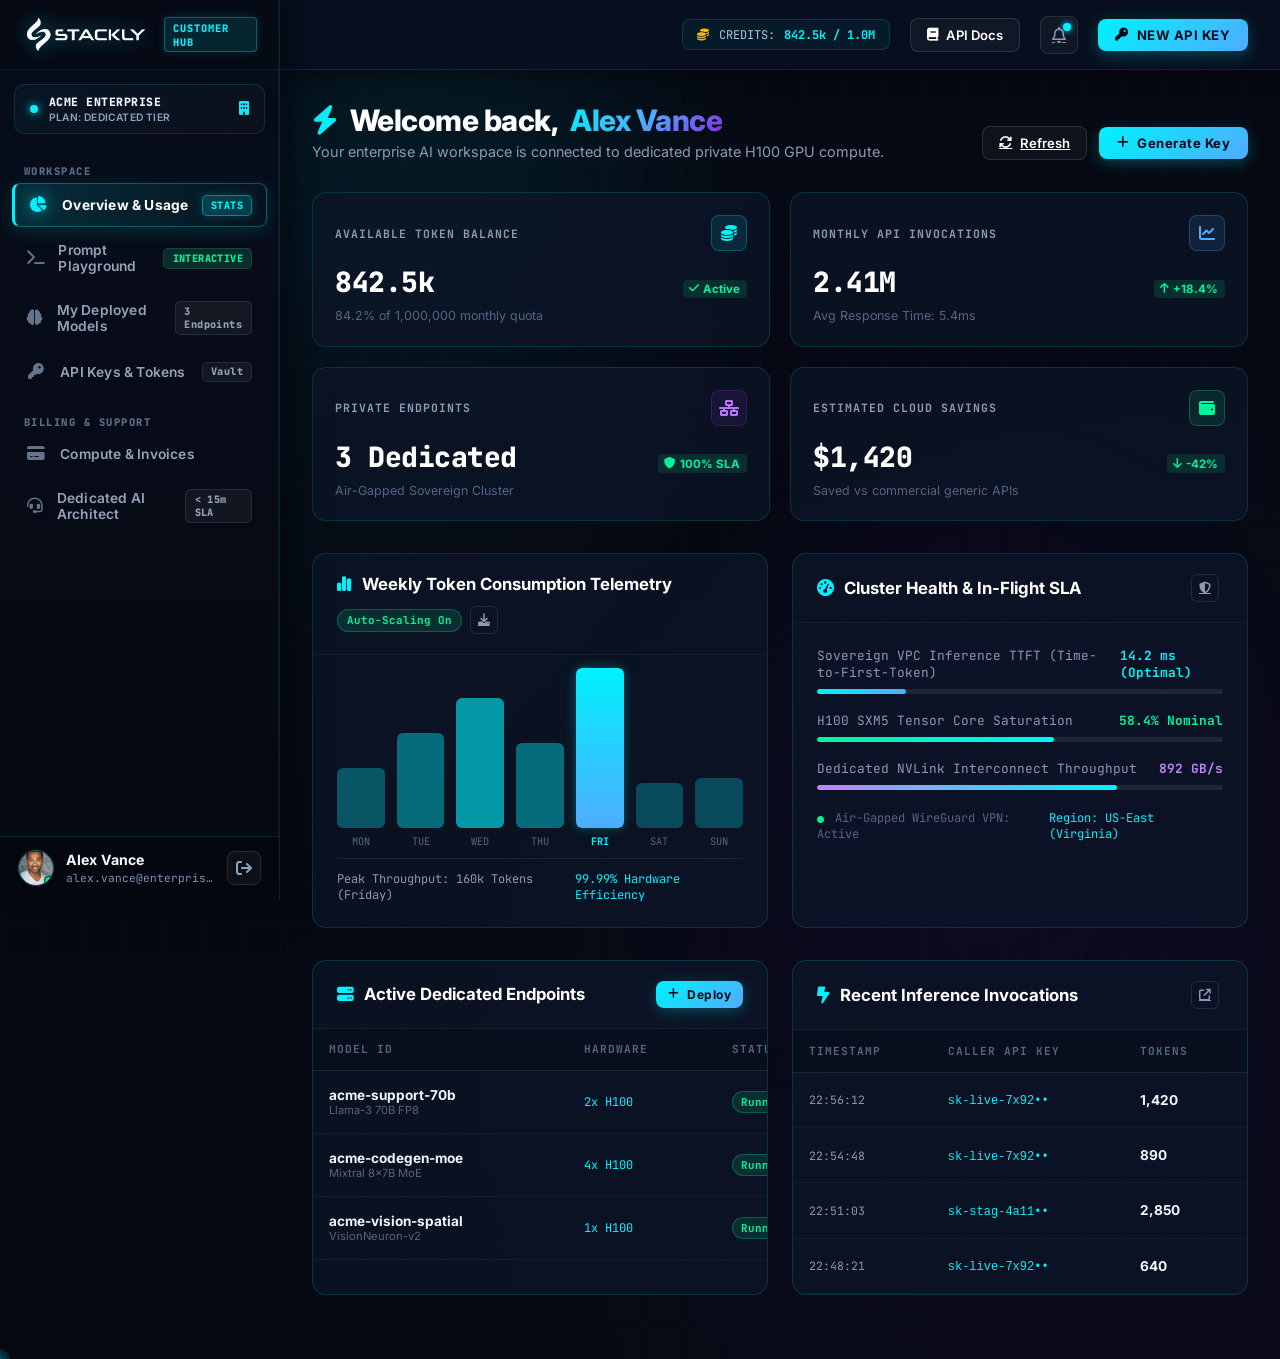
<file: customer-dashboard.html>
<!DOCTYPE html>
<html lang="en">
<head>
  <meta charset="UTF-8">
  <meta name="viewport" content="width=device-width, initial-scale=1.0, maximum-scale=1.0, user-scalable=no">
  <title>Customer Workspace – Stackly AI Neural Platform</title>
  <meta name="description" content="Stackly AI Customer & Enterprise Workspace Console for managing sovereign LLMs, running inference in the interactive playground, creating secure API keys, and monitoring token usage.">

  <!-- Favicon -->
  <link rel="icon" type="image/webp" href="assets/images/stackly-logo.webp">

  <!-- Google Fonts & FontAwesome -->
  <link rel="preconnect" href="https://fonts.googleapis.com">
  <link rel="preconnect" href="https://fonts.gstatic.com" crossorigin>
  <link href="https://fonts.googleapis.com/css2?family=Inter:wght@400;500;600;700;800&family=JetBrains+Mono:wght@400;500;600;700&display=swap" rel="stylesheet">
  <link rel="stylesheet" href="https://cdnjs.cloudflare.com/ajax/libs/font-awesome/6.5.1/css/all.min.css">

  <!-- Stylesheets -->
  <link rel="stylesheet" href="assets/css/dashboard.css">
  <link rel="stylesheet" href="assets/css/enhancements.css">
</head>
<body class="dash-body">

  <!-- ==========================================================================
       STACKLY AI NEURAL PRELOADER (Quantum Core Boot Sequence)
       ========================================================================== -->
  <div id="neuralPreloader" class="neural-preloader" aria-hidden="false">
    <div class="preloader-backdrop">
      <div class="preloader-cyber-grid"></div>
      <div class="preloader-ambient-glow cyan"></div>
      <div class="preloader-ambient-glow purple"></div>
      <div class="preloader-laser-scanline"></div>
    </div>
    <div class="preloader-hud-frame">
      <div class="preloader-top-bar">
        <div class="preloader-sys-tag">
          <span class="preloader-live-beacon"></span>
          <span class="sys-code">BOOT_SYS // NEURAL_CORE_4.5</span>
        </div>
        <div class="preloader-telemetry-item">
          <span>LATENCY: <strong>0.8ms</strong></span>
          <span class="tele-sep">|</span>
          <span>SLA: <strong>99.999%</strong></span>
        </div>
      </div>
      <div class="preloader-core-assembly">
        <div class="preloader-gyro-ring ring-outer"></div>
        <div class="preloader-gyro-ring ring-mid"></div>
        <div class="preloader-gyro-ring ring-inner"></div>
        <div class="preloader-core-node">
          <i class="fa-solid fa-brain preloader-brain-icon"></i>
        </div>
      </div>
      <div class="preloader-brand-deck">
        <div class="preloader-brand-title">
          <span class="brand-name">STACKLY</span>
          <span class="brand-badge">AI 4.5</span>
        </div>
        <div class="preloader-status-stream" id="preloaderStatusText">
          Initializing sovereign cognitive cluster...
        </div>
      </div>
      <div class="preloader-progress-assembly">
        <div class="preloader-progress-track">
          <div class="preloader-progress-bar" id="preloaderProgressBar"></div>
        </div>
        <div class="preloader-progress-readout">
          <span class="progress-label">LATTICE COMPILED</span>
          <span class="progress-pct" id="preloaderPercent">0%</span>
        </div>
      </div>
      <div class="preloader-specs-row">
        <span><i class="fa-solid fa-microchip"></i> H100 TENSOR CLUSTER</span>
        <span><i class="fa-solid fa-shield-halved"></i> AIR-GAPPED HARDWARE</span>
        <span><i class="fa-solid fa-network-wired"></i> 1,420 VECTORS INDEXED</span>
      </div>
    </div>
  </div>

  <!-- Ambient Glow Orbs -->
  <div class="dash-ambient-orb cyan"></div>
  <div class="dash-ambient-orb purple"></div>

  <div class="dash-layout">
    
    <!-- Mobile Sidebar Overlay Backdrop -->
    <div class="sidebar-mobile-overlay" id="sidebar-mobile-overlay"></div>
    
    <!-- ══════════════════════════════════════════
         CUSTOMER SIDEBAR NAVIGATION
    ══════════════════════════════════════════ -->
    <aside class="dash-sidebar" id="dash-sidebar">
      
      <!-- Brand & Title -->
      <div class="sidebar-brand">
        <a href="customer-dashboard.html" class="brand-logo-wrap" title="Refresh Customer Dashboard">
          <img src="assets/images/stackly-logo.webp" alt="Stackly AI" class="dash-logo-img">
          <span class="brand-badge customer-tag">CUSTOMER HUB</span>
        </a>
        <button class="sidebar-close-btn" id="sidebar-close-btn" aria-label="Close Sidebar">
          <i class="fa-solid fa-xmark"></i>
        </button>
      </div>

      <!-- Workspace Selector Chip -->
      <div class="sidebar-cluster-status">
        <div class="cluster-status-left">
          <div class="pulse-beacon" style="background: var(--dash-cyan); box-shadow: 0 0 10px var(--dash-cyan);"></div>
          <div>
            <div class="cluster-status-text">ACME ENTERPRISE</div>
            <div class="cluster-region-text">PLAN: DEDICATED TIER</div>
          </div>
        </div>
        <i class="fa-solid fa-building" style="color: var(--dash-cyan); font-size: 0.85rem;"></i>
      </div>

      <!-- Navigation Links -->
      <div class="sidebar-nav-wrap">
        
        <div class="nav-section-title">WORKSPACE</div>
        <ul class="sidebar-nav">
          <li class="sidebar-nav-item">
            <button class="nav-link-btn active" data-target-view="view-cust-overview">
              <span class="nav-left"><i class="fa-solid fa-chart-pie"></i> <span>Overview &amp; Usage</span></span>
              <span class="nav-badge">STATS</span>
            </button>
          </li>
          <li class="sidebar-nav-item">
            <button class="nav-link-btn" data-target-view="view-cust-playground">
              <span class="nav-left"><i class="fa-solid fa-terminal"></i> <span>Prompt Playground</span></span>
              <span class="nav-badge" style="background: rgba(0,245,155,0.15); color: var(--dash-green);">INTERACTIVE</span>
            </button>
          </li>
          <li class="sidebar-nav-item">
            <button class="nav-link-btn" data-target-view="view-cust-models">
              <span class="nav-left"><i class="fa-solid fa-brain"></i> <span>My Deployed Models</span></span>
              <span class="nav-badge">3 Endpoints</span>
            </button>
          </li>
          <li class="sidebar-nav-item">
            <button class="nav-link-btn" data-target-view="view-cust-apikeys">
              <span class="nav-left"><i class="fa-solid fa-key"></i> <span>API Keys &amp; Tokens</span></span>
              <span class="nav-badge">Vault</span>
            </button>
          </li>
        </ul>

        <div class="nav-section-title">BILLING &amp; SUPPORT</div>
        <ul class="sidebar-nav">
          <li class="sidebar-nav-item">
            <button class="nav-link-btn" data-target-view="view-cust-billing">
              <span class="nav-left"><i class="fa-solid fa-credit-card"></i> <span>Compute &amp; Invoices</span></span>
            </button>
          </li>
          <li class="sidebar-nav-item">
            <button class="nav-link-btn" data-target-view="view-cust-support">
              <span class="nav-left"><i class="fa-solid fa-headset"></i> <span>Dedicated AI Architect</span></span>
              <span class="nav-badge">&lt; 15m SLA</span>
            </button>
          </li>
        </ul>

      </div>

      <!-- Footer User Card -->
      <div class="sidebar-footer">
        <div class="sidebar-user-info">
          <div class="user-avatar-wrap">
            <img src="assets/images/avatar-2.webp" alt="Customer Profile" class="user-avatar-img">
            <div class="user-online-dot"></div>
          </div>
          <div class="user-name-role">
            <span class="user-display-name">Alex Vance</span>
            <span class="user-display-role">alex.vance@enterprise.io</span>
          </div>
        </div>
        <a href="login.html" class="user-logout-btn" title="Sign Out">
          <i class="fa-solid fa-arrow-right-from-bracket"></i>
        </a>
      </div>

    </aside>

    <!-- ══════════════════════════════════════════
         MAIN CONTENT REGION
    ══════════════════════════════════════════ -->
    <main class="dash-main">
      
      <!-- Top Sticky Navigation Bar -->
      <header class="dash-topbar">
        
        <div class="topbar-left">
          <button class="sidebar-toggle-btn" id="sidebar-toggle-btn" aria-label="Open Mobile Menu">
            <i class="fa-solid fa-bars"></i>
          </button>
        </div>

        <div class="topbar-right">
          
          <!-- Token Balance Widget -->
          <div class="topbar-telemetry-chip">
            <i class="fa-solid fa-coins" style="color: var(--dash-amber);"></i>
            <span>CREDITS:</span>
            <span class="metric-val" style="color: var(--dash-cyan);">842.5k / 1.0M</span>
          </div>

          <!-- Documentation Link -->
          <a href="404.html" class="btn-secondary-cyber" style="text-decoration: none;">
            <i class="fa-solid fa-book"></i> <span>API Docs</span>
          </a>

          <!-- Notification Bell -->
          <a href="404.html" class="topbar-icon-btn" aria-label="Notifications" title="Notifications">
            <i class="fa-regular fa-bell"></i>
            <div class="badge-dot" style="background: var(--dash-cyan); box-shadow: 0 0 6px var(--dash-cyan);"></div>
          </a>

          <!-- Create API Key CTA -->
          <a href="404.html" class="topbar-action-btn">
            <i class="fa-solid fa-key"></i>
            <span>NEW API KEY</span>
          </a>

        </div>

      </header>

      <!-- Dashboard Body Content Container -->
      <div class="dash-content-container">
        
        <!-- ══════════════════════════════════════════
             CUSTOMER VIEW 1: OVERVIEW & USAGE
        ══════════════════════════════════════════ -->
        <section class="dash-view-pane active" id="view-cust-overview">
          
          <div class="dash-page-header">
            <div class="page-title-wrap">
              <h1><i class="fa-solid fa-bolt" style="color: var(--dash-cyan);"></i> Welcome back, <span class="title-gradient" id="welcome-user-heading">Alex Vance</span></h1>
              <p>Your enterprise AI workspace is connected to dedicated private H100 GPU compute.</p>
            </div>
            <div class="header-action-group">
              <a href="404.html" class="btn-secondary-cyber">
                <i class="fa-solid fa-arrows-rotate"></i> Refresh
              </a>
              <a href="404.html" class="topbar-action-btn">
                <i class="fa-solid fa-plus"></i> Generate Key
              </a>
            </div>
          </div>

          <!-- KPI Metric Matrix (4 Cards) -->
          <div class="kpi-grid">
            
            <div class="kpi-card">
              <div class="kpi-top-row">
                <span class="kpi-label">Available Token Balance</span>
                <div class="kpi-icon-wrap cyan"><i class="fa-solid fa-coins"></i></div>
              </div>
              <div class="kpi-value-row">
                <span class="kpi-number">842.5k</span>
                <span class="kpi-trend positive"><i class="fa-solid fa-check"></i> Active</span>
              </div>
              <div class="kpi-subtext">84.2% of 1,000,000 monthly quota</div>
            </div>

            <div class="kpi-card">
              <div class="kpi-top-row">
                <span class="kpi-label">Monthly API Invocations</span>
                <div class="kpi-icon-wrap blue"><i class="fa-solid fa-chart-line"></i></div>
              </div>
              <div class="kpi-value-row">
                <span class="kpi-number">2.41M</span>
                <span class="kpi-trend positive"><i class="fa-solid fa-arrow-up"></i> +18.4%</span>
              </div>
              <div class="kpi-subtext">Avg Response Time: 5.4ms</div>
            </div>

            <div class="kpi-card">
              <div class="kpi-top-row">
                <span class="kpi-label">Private Endpoints</span>
                <div class="kpi-icon-wrap purple"><i class="fa-solid fa-network-wired"></i></div>
              </div>
              <div class="kpi-value-row">
                <span class="kpi-number">3 Dedicated</span>
                <span class="kpi-trend positive"><i class="fa-solid fa-shield"></i> 100% SLA</span>
              </div>
              <div class="kpi-subtext">Air-Gapped Sovereign Cluster</div>
            </div>

            <div class="kpi-card">
              <div class="kpi-top-row">
                <span class="kpi-label">Estimated Cloud Savings</span>
                <div class="kpi-icon-wrap green"><i class="fa-solid fa-wallet"></i></div>
              </div>
              <div class="kpi-value-row">
                <span class="kpi-number">$1,420</span>
                <span class="kpi-trend positive"><i class="fa-solid fa-arrow-down"></i> -42%</span>
              </div>
              <div class="kpi-subtext">Saved vs commercial generic APIs</div>
            </div>

          </div>

          <!-- Section 2: Full-Width 7-Day Inference Volume Chart & Latency Distribution -->
          <div class="dash-grid-equal" style="margin-bottom: 2rem;">
            
            <!-- 7-Day Usage Sparkline Visualizer -->
            <div class="dash-card">
              <div class="dash-card-header">
                <div class="dash-card-title"><i class="fa-solid fa-chart-simple"></i> Weekly Token Consumption Telemetry</div>
                <div class="card-header-actions">
                  <span class="status-pill active">Auto-Scaling On</span>
                  <a href="404.html" class="action-icon-btn" title="Export Consumption Metrics"><i class="fa-solid fa-download"></i></a>
                </div>
              </div>
              <div class="dash-card-body">
                <div style="height: 180px; display: flex; align-items: flex-end; gap: 12px; padding-bottom: 10px; border-bottom: 1px solid rgba(255,255,255,0.08);">
                  <div style="flex: 1; display: flex; flex-direction: column; align-items: center; gap: 6px;">
                    <div style="width: 100%; height: 60px; background: rgba(0,242,254,0.3); border-radius: 6px;" title="Mon: 60k Tokens"></div>
                    <span style="font-family: var(--font-mono); font-size: 0.65rem; color: var(--dash-text-dim);">MON</span>
                  </div>
                  <div style="flex: 1; display: flex; flex-direction: column; align-items: center; gap: 6px;">
                    <div style="width: 100%; height: 95px; background: rgba(0,242,254,0.4); border-radius: 6px;" title="Tue: 95k Tokens"></div>
                    <span style="font-family: var(--font-mono); font-size: 0.65rem; color: var(--dash-text-dim);">TUE</span>
                  </div>
                  <div style="flex: 1; display: flex; flex-direction: column; align-items: center; gap: 6px;">
                    <div style="width: 100%; height: 130px; background: rgba(0,242,254,0.6); border-radius: 6px;" title="Wed: 130k Tokens"></div>
                    <span style="font-family: var(--font-mono); font-size: 0.65rem; color: var(--dash-text-dim);">WED</span>
                  </div>
                  <div style="flex: 1; display: flex; flex-direction: column; align-items: center; gap: 6px;">
                    <div style="width: 100%; height: 85px; background: rgba(0,242,254,0.4); border-radius: 6px;" title="Thu: 85k Tokens"></div>
                    <span style="font-family: var(--font-mono); font-size: 0.65rem; color: var(--dash-text-dim);">THU</span>
                  </div>
                  <div style="flex: 1; display: flex; flex-direction: column; align-items: center; gap: 6px;">
                    <div style="width: 100%; height: 160px; background: linear-gradient(to top, var(--dash-blue), var(--dash-cyan)); border-radius: 6px; box-shadow: 0 0 12px rgba(0,242,254,0.3);" title="Fri: 160k Tokens (Peak)"></div>
                    <span style="font-family: var(--font-mono); font-size: 0.65rem; color: var(--dash-cyan); font-weight: 700;">FRI</span>
                  </div>
                  <div style="flex: 1; display: flex; flex-direction: column; align-items: center; gap: 6px;">
                    <div style="width: 100%; height: 45px; background: rgba(0,242,254,0.25); border-radius: 6px;" title="Sat: 45k Tokens"></div>
                    <span style="font-family: var(--font-mono); font-size: 0.65rem; color: var(--dash-text-dim);">SAT</span>
                  </div>
                  <div style="flex: 1; display: flex; flex-direction: column; align-items: center; gap: 6px;">
                    <div style="width: 100%; height: 50px; background: rgba(0,242,254,0.25); border-radius: 6px;" title="Sun: 50k Tokens"></div>
                    <span style="font-family: var(--font-mono); font-size: 0.65rem; color: var(--dash-text-dim);">SUN</span>
                  </div>
                </div>
                <div style="display: flex; justify-content: space-between; font-family: var(--font-mono); font-size: 0.75rem; color: var(--dash-text-muted); margin-top: 0.75rem;">
                  <span>Peak Throughput: 160k Tokens (Friday)</span>
                  <span style="color: var(--dash-cyan);">99.99% Hardware Efficiency</span>
                </div>
              </div>
            </div>

            <!-- Real-Time Latency & VPC Enclave Health Matrix -->
            <div class="dash-card">
              <div class="dash-card-header">
                <div class="dash-card-title"><i class="fa-solid fa-gauge-high"></i> Cluster Health &amp; In-Flight SLA</div>
                <a href="404.html" class="action-icon-btn" title="View Enclave Metrics"><i class="fa-solid fa-shield-halved"></i></a>
              </div>
              <div class="dash-card-body" style="display: flex; flex-direction: column; gap: 1.1rem;">
                <div>
                  <div style="display: flex; justify-content: space-between; font-size: 0.8rem; font-family: var(--font-mono); margin-bottom: 0.35rem;">
                    <span style="color: var(--dash-text-muted);">Sovereign VPC Inference TTFT (Time-to-First-Token)</span>
                    <span style="color: var(--dash-cyan); font-weight: 700;">14.2 ms (Optimal)</span>
                  </div>
                  <div class="rack-bar-wrap"><div class="rack-bar-fill" style="width: 22%; background: linear-gradient(90deg, var(--dash-cyan), var(--dash-blue));"></div></div>
                </div>

                <div>
                  <div style="display: flex; justify-content: space-between; font-size: 0.8rem; font-family: var(--font-mono); margin-bottom: 0.35rem;">
                    <span style="color: var(--dash-text-muted);">H100 SXM5 Tensor Core Saturation</span>
                    <span style="color: var(--dash-green); font-weight: 700;">58.4% Nominal</span>
                  </div>
                  <div class="rack-bar-wrap"><div class="rack-bar-fill" style="width: 58.4%; background: linear-gradient(90deg, var(--dash-green), var(--dash-cyan));"></div></div>
                </div>

                <div>
                  <div style="display: flex; justify-content: space-between; font-size: 0.8rem; font-family: var(--font-mono); margin-bottom: 0.35rem;">
                    <span style="color: var(--dash-text-muted);">Dedicated NVLink Interconnect Throughput</span>
                    <span style="color: #c084fc; font-weight: 700;">892 GB/s</span>
                  </div>
                  <div class="rack-bar-wrap"><div class="rack-bar-fill" style="width: 74%; background: linear-gradient(90deg, #c084fc, var(--dash-cyan));"></div></div>
                </div>

                <div style="display: flex; justify-content: space-between; font-family: var(--font-mono); font-size: 0.75rem; color: var(--dash-text-dim); margin-top: 0.2rem;">
                  <span><i class="fa-solid fa-circle" style="color: var(--dash-green); font-size: 7px; margin-right: 4px;"></i> Air-Gapped WireGuard VPN: Active</span>
                  <span style="color: var(--dash-cyan);">Region: US-East (Virginia)</span>
                </div>
              </div>
            </div>

          </div>

          <!-- Section 3: Enterprise Workload Endpoints & Live Activity -->
          <div class="dash-grid-equal" style="margin-bottom: 2rem;">
            
            <!-- Live Active Endpoints Quick Status -->
            <div class="dash-card">
              <div class="dash-card-header">
                <div class="dash-card-title"><i class="fa-solid fa-server"></i> Active Dedicated Endpoints</div>
                <a href="404.html" class="topbar-action-btn" style="padding: 0.35rem 0.75rem; font-size: 0.75rem;">
                  <i class="fa-solid fa-plus"></i> Deploy
                </a>
              </div>
              <div class="dash-card-body" style="padding: 0;">
                <div class="table-responsive">
                  <table class="cyber-table">
                    <thead>
                      <tr>
                        <th>Model ID</th>
                        <th>Hardware</th>
                        <th>Status</th>
                        <th>Action</th>
                      </tr>
                    </thead>
                    <tbody>
                      <tr>
                        <td>
                          <strong>acme-support-70b</strong>
                          <div style="font-size: 0.7rem; color: var(--dash-text-dim);">Llama-3 70B FP8</div>
                        </td>
                        <td><span style="font-family: var(--font-mono); font-size: 0.75rem; color: var(--dash-cyan);">2x H100</span></td>
                        <td><span class="status-pill active">Running</span></td>
                        <td><a href="404.html" class="action-icon-btn" title="Endpoint Config"><i class="fa-solid fa-sliders"></i></a></td>
                      </tr>
                      <tr>
                        <td>
                          <strong>acme-codegen-moe</strong>
                          <div style="font-size: 0.7rem; color: var(--dash-text-dim);">Mixtral 8x7B MoE</div>
                        </td>
                        <td><span style="font-family: var(--font-mono); font-size: 0.75rem; color: var(--dash-cyan);">4x H100</span></td>
                        <td><span class="status-pill active">Running</span></td>
                        <td><a href="404.html" class="action-icon-btn" title="Endpoint Config"><i class="fa-solid fa-sliders"></i></a></td>
                      </tr>
                      <tr>
                        <td>
                          <strong>acme-vision-spatial</strong>
                          <div style="font-size: 0.7rem; color: var(--dash-text-dim);">VisionNeuron-v2</div>
                        </td>
                        <td><span style="font-family: var(--font-mono); font-size: 0.75rem; color: var(--dash-cyan);">1x H100</span></td>
                        <td><span class="status-pill active">Running</span></td>
                        <td><a href="404.html" class="action-icon-btn" title="Endpoint Config"><i class="fa-solid fa-sliders"></i></a></td>
                      </tr>
                    </tbody>
                  </table>
                </div>
              </div>
            </div>

            <!-- Live API Requests Stream & Audit Trail -->
            <div class="dash-card">
              <div class="dash-card-header">
                <div class="dash-card-title"><i class="fa-solid fa-bolt-lightning"></i> Recent Inference Invocations</div>
                <a href="404.html" class="action-icon-btn" title="View Full Logs"><i class="fa-solid fa-arrow-up-right-from-square"></i></a>
              </div>
              <div class="dash-card-body" style="padding: 0;">
                <div class="table-responsive">
                  <table class="cyber-table">
                    <thead>
                      <tr>
                        <th>Timestamp</th>
                        <th>Caller API Key</th>
                        <th>Tokens</th>
                        <th>Latency</th>
                        <th>Status</th>
                      </tr>
                    </thead>
                    <tbody>
                      <tr>
                        <td style="font-family: var(--font-mono); font-size: 0.72rem; color: var(--dash-text-muted);">22:56:12</td>
                        <td><code style="color: var(--dash-cyan); font-size: 0.75rem;">sk-live-7x92••</code></td>
                        <td><strong>1,420</strong></td>
                        <td style="color: var(--dash-green); font-family: var(--font-mono); font-size: 0.75rem;">4.2ms</td>
                        <td><span class="status-pill active">200 OK</span></td>
                      </tr>
                      <tr>
                        <td style="font-family: var(--font-mono); font-size: 0.72rem; color: var(--dash-text-muted);">22:54:48</td>
                        <td><code style="color: var(--dash-cyan); font-size: 0.75rem;">sk-live-7x92••</code></td>
                        <td><strong>890</strong></td>
                        <td style="color: var(--dash-green); font-family: var(--font-mono); font-size: 0.75rem;">3.8ms</td>
                        <td><span class="status-pill active">200 OK</span></td>
                      </tr>
                      <tr>
                        <td style="font-family: var(--font-mono); font-size: 0.72rem; color: var(--dash-text-muted);">22:51:03</td>
                        <td><code style="color: var(--dash-cyan); font-size: 0.75rem;">sk-stag-4a11••</code></td>
                        <td><strong>2,850</strong></td>
                        <td style="color: var(--dash-green); font-family: var(--font-mono); font-size: 0.75rem;">6.1ms</td>
                        <td><span class="status-pill active">200 OK</span></td>
                      </tr>
                      <tr>
                        <td style="font-family: var(--font-mono); font-size: 0.72rem; color: var(--dash-text-muted);">22:48:21</td>
                        <td><code style="color: var(--dash-cyan); font-size: 0.75rem;">sk-live-7x92••</code></td>
                        <td><strong>640</strong></td>
                        <td style="color: var(--dash-green); font-family: var(--font-mono); font-size: 0.75rem;">3.2ms</td>
                        <td><span class="status-pill active">200 OK</span></td>
                      </tr>
                    </tbody>
                  </table>
                </div>
              </div>
            </div>

          </div>

        </section>

        <!-- ══════════════════════════════════════════
             CUSTOMER VIEW 2: INTERACTIVE PLAYGROUND STUDIO
        ══════════════════════════════════════════ -->
        <section class="dash-view-pane" id="view-cust-playground">
          
          <div class="dash-page-header">
            <div class="page-title-wrap">
              <h1><i class="fa-solid fa-terminal" style="color: var(--dash-cyan);"></i> Neural Prompt <span class="title-gradient">Playground Studio</span></h1>
              <p>Test sovereign reasoning, adjust inference parameters, and benchmark token generation in real time.</p>
            </div>
            <a href="404.html" class="btn-secondary-cyber" style="text-decoration: none;">
              <i class="fa-solid fa-trash-can"></i> Clear Session
            </a>
          </div>

          <!-- Quick Starter Prompt Presets -->
          <div style="display: flex; gap: 0.75rem; overflow-x: auto; margin-bottom: 1.25rem; padding-bottom: 0.25rem;">
            <a href="404.html" class="btn-secondary-cyber" style="font-size: 0.75rem; white-space: nowrap; text-decoration: none;">
              <i class="fa-solid fa-bolt" style="color: var(--dash-cyan);"></i> Semantic Cache Architecture
            </a>
            <a href="404.html" class="btn-secondary-cyber" style="font-size: 0.75rem; white-space: nowrap; text-decoration: none;">
              <i class="fa-solid fa-network-wired" style="color: var(--dash-purple);"></i> Multi-GPU Cluster Routing
            </a>
            <a href="404.html" class="btn-secondary-cyber" style="font-size: 0.75rem; white-space: nowrap; text-decoration: none;">
              <i class="fa-solid fa-shield-halved" style="color: var(--dash-green);"></i> SOC2 Compliance Audit
            </a>
            <a href="404.html" class="btn-secondary-cyber" style="font-size: 0.75rem; white-space: nowrap; text-decoration: none;">
              <i class="fa-solid fa-code"></i> Export Playground cURL
            </a>
          </div>

          <div class="playground-grid">
            
            <!-- Left: Interactive Chat Simulation -->
            <div class="studio-chat-box">
              
              <!-- Chat Box Header Controls -->
              <div style="padding: 0.75rem 1.25rem; background: rgba(0,0,0,0.4); border-bottom: 1px solid rgba(255,255,255,0.06); display: flex; align-items: center; justify-content: space-between;">
                <div style="display: flex; align-items: center; gap: 0.6rem; font-family: var(--font-mono); font-size: 0.75rem; color: #a8c6e5;">
                  <span class="pulse-beacon"></span>
                  <span>SESSION ACTIVE:</span>
                  <span style="color: var(--dash-cyan); font-weight: 700;">STREAMING FP8 TENSORS</span>
                </div>
                <div style="display: flex; gap: 0.5rem;">
                  <a href="404.html" class="action-icon-btn" title="Download Session Transcript"><i class="fa-solid fa-download"></i></a>
                  <a href="404.html" class="action-icon-btn" title="Share Session"><i class="fa-solid fa-share-nodes"></i></a>
                </div>
              </div>

              <div class="chat-history" id="studio-chat-history">
                <div class="chat-bubble system-msg">
                  <div class="chat-meta"><i class="fa-solid fa-robot"></i> <span>STACKLY-LLM-70B-FP8</span> • Dedicated Cluster</div>
                  <div>Welcome to your sovereign enterprise inference playground. Select your fine-tuned weights on the right, customize prompt temperatures, or select a preset template above to benchmark real-time token throughput.</div>
                </div>
              </div>

              <!-- Prompt Input Bar -->
              <div class="studio-input-bar">
                <input 
                  type="text" 
                  id="studio-input-prompt" 
                  class="studio-textarea" 
                  placeholder="Enter an enterprise prompt (e.g. Synthesize a low-latency RAG query optimization plan)..."
                />
                <button type="button" class="studio-send-btn" id="studio-send-btn" title="Send Prompt (Enter)">
                  <i class="fa-solid fa-paper-plane"></i>
                </button>
              </div>
            </div>

            <!-- Right: Inference Parameters Panel -->
            <div class="studio-params-panel">
              <div style="display: flex; align-items: center; justify-content: space-between;">
                <h3 style="font-size: 0.95rem; font-weight: 700; color: #fff; display: flex; align-items: center; gap: 0.5rem; margin: 0;">
                  <i class="fa-solid fa-sliders" style="color: var(--dash-cyan);"></i> Hyperparameters
                </h3>
                <a href="404.html" class="action-icon-btn" title="Reset Defaults"><i class="fa-solid fa-rotate-left"></i></a>
              </div>

              <div class="param-group">
                <label>Target Model Endpoint</label>
                <select class="cyber-select" id="studio-model-select">
                  <option value="Stackly-LLM-70B-FP8">Stackly-LLM-70B-FP8 (Dedicated)</option>
                  <option value="VisionNeuron-Spatial-v2">VisionNeuron-Spatial-v2</option>
                  <option value="CodeSwarm-MoE-8x7B">CodeSwarm-MoE-8x7B</option>
                </select>
              </div>

              <div class="param-group">
                <label>Temperature <span class="val" id="studio-temp-val">0.7</span></label>
                <input type="range" class="cyber-slider" id="studio-temp-slider" min="0" max="2" step="0.1" value="0.7">
              </div>

              <div class="param-group">
                <label>Top-P (Nucleus Sampling) <span class="val">0.95</span></label>
                <input type="range" class="cyber-slider" min="0.1" max="1" step="0.05" value="0.95">
              </div>

              <div class="param-group">
                <label>Max Context Window <span class="val">2,048 tokens</span></label>
                <input type="range" class="cyber-slider" min="256" max="8192" step="256" value="2048">
              </div>

              <div class="param-group">
                <label>System Instructions &amp; Guardrails</label>
                <textarea class="cyber-select" style="height: 65px; resize: none;" placeholder="You are an enterprise sovereign AI architect with zero external data egress constraints."></textarea>
              </div>

              <div style="background: rgba(0,242,254,0.06); border: 1px solid rgba(0,242,254,0.15); border-radius: 8px; padding: 0.75rem 0.85rem; font-family: var(--font-mono); font-size: 0.72rem; color: #bde0fe;">
                <div style="display: flex; align-items: center; gap: 0.5rem; margin-bottom: 0.3rem;">
                  <i class="fa-solid fa-shield-halved" style="color: var(--dash-green);"></i>
                  <strong>Hardware Isolation: Active</strong>
                </div>
                <div style="color: var(--dash-text-muted); font-size: 0.68rem;">Zero prompt egress. H100 dedicated SXM5 interconnect verified.</div>
              </div>
            </div>

          </div>

          <!-- Section 3: Playground Benchmark Telemetry Matrix -->
          <div class="dash-grid-3col" style="margin-top: 1.5rem;">
            
            <div class="dash-card" style="padding: 1.25rem;">
              <div style="display: flex; justify-content: space-between; align-items: center; margin-bottom: 0.5rem;">
                <span style="font-family: var(--font-mono); font-size: 0.72rem; color: var(--dash-text-muted); text-transform: uppercase;">Streaming Speed</span>
                <i class="fa-solid fa-bolt" style="color: var(--dash-cyan);"></i>
              </div>
              <div style="font-size: 1.4rem; font-weight: 800; color: #fff; font-family: var(--font-mono);">128.4 <span style="font-size: 0.8rem; color: var(--dash-cyan);">tok/s</span></div>
              <div style="font-size: 0.72rem; color: var(--dash-text-dim); margin-top: 0.25rem;">Measured across private FP8 tensor cores</div>
            </div>

            <div class="dash-card" style="padding: 1.25rem;">
              <div style="display: flex; justify-content: space-between; align-items: center; margin-bottom: 0.5rem;">
                <span style="font-family: var(--font-mono); font-size: 0.72rem; color: var(--dash-text-muted); text-transform: uppercase;">First Token Latency</span>
                <i class="fa-solid fa-stopwatch" style="color: var(--dash-green);"></i>
              </div>
              <div style="font-size: 1.4rem; font-weight: 800; color: #fff; font-family: var(--font-mono);">&lt; 14.8 <span style="font-size: 0.8rem; color: var(--dash-green);">ms</span></div>
              <div style="font-size: 0.72rem; color: var(--dash-text-dim); margin-top: 0.25rem;">P99 latency SLA: 100% compliant</div>
            </div>

            <div class="dash-card" style="padding: 1.25rem;">
              <div style="display: flex; justify-content: space-between; align-items: center; margin-bottom: 0.5rem;">
                <span style="font-family: var(--font-mono); font-size: 0.72rem; color: var(--dash-text-muted); text-transform: uppercase;">Active KV-Cache</span>
                <i class="fa-solid fa-memory" style="color: #c084fc;"></i>
              </div>
              <div style="font-size: 1.4rem; font-weight: 800; color: #fff; font-family: var(--font-mono);">3.2 <span style="font-size: 0.8rem; color: #c084fc;">GB / 80GB</span></div>
              <div style="font-size: 0.72rem; color: var(--dash-text-dim); margin-top: 0.25rem;">Dedicated H100 HBM3 VRAM footprint</div>
            </div>

          </div>

        </section>

        <!-- ══════════════════════════════════════════
             CUSTOMER VIEW 3: DEPLOYED MODELS
        ══════════════════════════════════════════ -->
        <section class="dash-view-pane" id="view-cust-models">
          <div class="dash-page-header">
            <div class="page-title-wrap">
              <h1><i class="fa-solid fa-brain" style="color: var(--dash-cyan);"></i> My Dedicated <span class="title-gradient">Private Models</span></h1>
              <p>Manage sovereign fine-tuned weights, dedicated H100 inference endpoints, and replica auto-scalers.</p>
            </div>
            <div class="header-action-group">
              <a href="404.html" class="btn-secondary-cyber" style="text-decoration: none;">
                <i class="fa-solid fa-arrows-rotate"></i> Sync Models
              </a>
              <a href="404.html" class="topbar-action-btn">
                <i class="fa-solid fa-plus"></i> Deploy New Model
              </a>
            </div>
          </div>

          <!-- Model Health Metrics Matrix -->
          <div class="kpi-grid">
            <div class="kpi-card">
              <div class="kpi-top-row">
                <span class="kpi-label">Active Deployments</span>
                <div class="kpi-icon-wrap cyan"><i class="fa-solid fa-server"></i></div>
              </div>
              <div class="kpi-value-row">
                <span class="kpi-number">5 Live</span>
                <span class="kpi-trend positive"><i class="fa-solid fa-check"></i> Healthy</span>
              </div>
              <div class="kpi-subtext">Across 3 Private VPC Enclaves</div>
            </div>

            <div class="kpi-card">
              <div class="kpi-top-row">
                <span class="kpi-label">Allocated GPUs</span>
                <div class="kpi-icon-wrap blue"><i class="fa-solid fa-microchip"></i></div>
              </div>
              <div class="kpi-value-row">
                <span class="kpi-number">14x H100</span>
                <span class="kpi-trend positive"><i class="fa-solid fa-bolt"></i> 100% SXM5</span>
              </div>
              <div class="kpi-subtext">80GB HBM3e Memory per Node</div>
            </div>

            <div class="kpi-card">
              <div class="kpi-top-row">
                <span class="kpi-label">Avg P99 Latency</span>
                <div class="kpi-icon-wrap green"><i class="fa-solid fa-gauge-high"></i></div>
              </div>
              <div class="kpi-value-row">
                <span class="kpi-number">4.8 ms</span>
                <span class="kpi-trend positive"><i class="fa-solid fa-arrow-down"></i> -12%</span>
              </div>
              <div class="kpi-subtext">Zero jitter with TensorRT-LLM</div>
            </div>

            <div class="kpi-card">
              <div class="kpi-top-row">
                <span class="kpi-label">Fine-Tuned Checkpoints</span>
                <div class="kpi-icon-wrap purple"><i class="fa-solid fa-dna"></i></div>
              </div>
              <div class="kpi-value-row">
                <span class="kpi-number">8 LoRA</span>
                <span class="kpi-trend positive"><i class="fa-solid fa-shield"></i> Encrypted</span>
              </div>
              <div class="kpi-subtext">Stored in Air-Gapped S3 Vault</div>
            </div>
          </div>

          <!-- Table 1: Dedicated Active Endpoints -->
          <div class="dash-card" style="margin-bottom: 2rem;">
            <div class="dash-card-header">
              <div class="dash-card-title"><i class="fa-solid fa-server"></i> Dedicated Sovereign Inference Endpoints</div>
              <div class="card-header-actions">
                <a href="404.html" class="btn-secondary-cyber" style="font-size: 0.75rem; text-decoration: none;"><i class="fa-solid fa-sliders"></i> Global Auto-Scaler</a>
                <a href="404.html" class="action-icon-btn" title="Export Endpoints"><i class="fa-solid fa-download"></i></a>
              </div>
            </div>
            <div class="dash-card-body" style="padding: 0;">
              <div class="table-responsive">
                <table class="cyber-table">
                  <thead>
                    <tr>
                      <th>Endpoint Name</th>
                      <th>Base Architecture</th>
                      <th>Hardware Racks</th>
                      <th>Quantization</th>
                      <th>Avg Latency</th>
                      <th>Uptime SLA</th>
                      <th>Actions</th>
                    </tr>
                  </thead>
                  <tbody>
                    <tr>
                      <td>
                        <strong>acme-customer-support-70b</strong>
                        <div style="font-size: 0.7rem; color: var(--dash-text-dim);">Internal Customer Experience Agent</div>
                      </td>
                      <td>Llama-3-70B-Instruct</td>
                      <td><span style="font-family: var(--font-mono); color: var(--dash-cyan);">2x H100 SXM5</span></td>
                      <td><span class="status-pill active" style="font-size: 0.68rem;">FP8 TensorRT</span></td>
                      <td style="color: var(--dash-green); font-family: var(--font-mono);">4.2 ms</td>
                      <td><span class="status-pill active">99.99% Uptime</span></td>
                      <td>
                        <a href="404.html" class="action-icon-btn" title="Copy Endpoint cURL"><i class="fa-solid fa-code"></i></a>
                        <a href="404.html" class="action-icon-btn" title="Scale"><i class="fa-solid fa-sliders"></i></a>
                        <a href="404.html" class="action-icon-btn" title="Metrics"><i class="fa-solid fa-chart-line"></i></a>
                        <a href="404.html" class="action-icon-btn danger" title="Restart"><i class="fa-solid fa-power-off"></i></a>
                      </td>
                    </tr>
                    <tr>
                      <td>
                        <strong>acme-internal-codegen-moe</strong>
                        <div style="font-size: 0.7rem; color: var(--dash-text-dim);">Enterprise IDE Code Completion</div>
                      </td>
                      <td>Mixtral 8x7B MoE</td>
                      <td><span style="font-family: var(--font-mono); color: var(--dash-cyan);">4x H100 SXM5</span></td>
                      <td><span class="status-pill active" style="font-size: 0.68rem;">FP8 vLLM</span></td>
                      <td style="color: var(--dash-green); font-family: var(--font-mono);">3.8 ms</td>
                      <td><span class="status-pill active">100% Uptime</span></td>
                      <td>
                        <a href="404.html" class="action-icon-btn" title="Copy Endpoint cURL"><i class="fa-solid fa-code"></i></a>
                        <a href="404.html" class="action-icon-btn" title="Scale"><i class="fa-solid fa-sliders"></i></a>
                        <a href="404.html" class="action-icon-btn" title="Metrics"><i class="fa-solid fa-chart-line"></i></a>
                        <a href="404.html" class="action-icon-btn danger" title="Restart"><i class="fa-solid fa-power-off"></i></a>
                      </td>
                    </tr>
                    <tr>
                      <td>
                        <strong>acme-multimodal-spatial-v2</strong>
                        <div style="font-size: 0.7rem; color: var(--dash-text-dim);">Visual Quality Inspection Pipeline</div>
                      </td>
                      <td>VisionNeuron-Spatial-v2</td>
                      <td><span style="font-family: var(--font-mono); color: var(--dash-cyan);">2x H100 SXM5</span></td>
                      <td><span class="status-pill active" style="font-size: 0.68rem;">FP16 Native</span></td>
                      <td style="color: var(--dash-green); font-family: var(--font-mono);">6.1 ms</td>
                      <td><span class="status-pill active">99.98% Uptime</span></td>
                      <td>
                        <a href="404.html" class="action-icon-btn" title="Copy Endpoint cURL"><i class="fa-solid fa-code"></i></a>
                        <a href="404.html" class="action-icon-btn" title="Scale"><i class="fa-solid fa-sliders"></i></a>
                        <a href="404.html" class="action-icon-btn" title="Metrics"><i class="fa-solid fa-chart-line"></i></a>
                        <a href="404.html" class="action-icon-btn danger" title="Restart"><i class="fa-solid fa-power-off"></i></a>
                      </td>
                    </tr>
                    <tr>
                      <td>
                        <strong>acme-financial-rag-embedding</strong>
                        <div style="font-size: 0.7rem; color: var(--dash-text-dim);">Dense 4096-dim Vector Embeddings</div>
                      </td>
                      <td>Stackly-Embed-Large-v3</td>
                      <td><span style="font-family: var(--font-mono); color: var(--dash-cyan);">2x L40S Racks</span></td>
                      <td><span class="status-pill active" style="font-size: 0.68rem;">INT8 FlashInfer</span></td>
                      <td style="color: var(--dash-green); font-family: var(--font-mono);">1.9 ms</td>
                      <td><span class="status-pill active">100% Uptime</span></td>
                      <td>
                        <a href="404.html" class="action-icon-btn" title="Copy Endpoint cURL"><i class="fa-solid fa-code"></i></a>
                        <a href="404.html" class="action-icon-btn" title="Scale"><i class="fa-solid fa-sliders"></i></a>
                        <a href="404.html" class="action-icon-btn" title="Metrics"><i class="fa-solid fa-chart-line"></i></a>
                        <a href="404.html" class="action-icon-btn danger" title="Restart"><i class="fa-solid fa-power-off"></i></a>
                      </td>
                    </tr>
                    <tr>
                      <td>
                        <strong>acme-swarm-orchestrator-8b</strong>
                        <div style="font-size: 0.7rem; color: var(--dash-text-dim);">Multi-Agent Decision Core</div>
                      </td>
                      <td>Llama-3-8B Sovereign</td>
                      <td><span style="font-family: var(--font-mono); color: var(--dash-cyan);">4x H100 SXM5</span></td>
                      <td><span class="status-pill active" style="font-size: 0.68rem;">FP8 TensorRT</span></td>
                      <td style="color: var(--dash-green); font-family: var(--font-mono);">2.4 ms</td>
                      <td><span class="status-pill active">100% Uptime</span></td>
                      <td>
                        <a href="404.html" class="action-icon-btn" title="Copy Endpoint cURL"><i class="fa-solid fa-code"></i></a>
                        <a href="404.html" class="action-icon-btn" title="Scale"><i class="fa-solid fa-sliders"></i></a>
                        <a href="404.html" class="action-icon-btn" title="Metrics"><i class="fa-solid fa-chart-line"></i></a>
                        <a href="404.html" class="action-icon-btn danger" title="Restart"><i class="fa-solid fa-power-off"></i></a>
                      </td>
                    </tr>
                  </tbody>
                </table>
              </div>
            </div>
          </div>

          <!-- Table 2: Custom Fine-Tuned Checkpoints & LoRA Adapters -->
          <div class="dash-card">
            <div class="dash-card-header">
              <div class="dash-card-title"><i class="fa-solid fa-dna"></i> Private LoRA Checkpoints &amp; Weights Vault</div>
              <a href="404.html" class="topbar-action-btn" style="padding: 0.4rem 0.85rem; font-size: 0.75rem;">
                <i class="fa-solid fa-upload"></i> Upload Weights (.safetensors)
              </a>
            </div>
            <div class="dash-card-body" style="padding: 0;">
              <div class="table-responsive">
                <table class="cyber-table">
                  <thead>
                    <tr>
                      <th>Checkpoint Name</th>
                      <th>Target Base</th>
                      <th>Rank / Alpha</th>
                      <th>Trained On</th>
                      <th>Validation Loss</th>
                      <th>Actions</th>
                    </tr>
                  </thead>
                  <tbody>
                    <tr>
                      <td>
                        <strong>lora-acme-legal-v4</strong>
                        <div style="font-size: 0.7rem; color: var(--dash-text-dim);">SHA256: e8f92a01bc...</div>
                      </td>
                      <td>Llama-3-70B</td>
                      <td><code style="color: var(--dash-cyan);">r=64, α=128</code></td>
                      <td>4.2M Sovereign Legal Tokens</td>
                      <td style="color: var(--dash-green); font-weight: 700;">0.142 (Optimal)</td>
                      <td>
                        <a href="404.html" class="action-icon-btn" title="Deploy to Endpoint"><i class="fa-solid fa-rocket"></i></a>
                        <a href="404.html" class="action-icon-btn" title="Download SafeTensors"><i class="fa-solid fa-download"></i></a>
                        <a href="404.html" class="action-icon-btn danger" title="Delete"><i class="fa-solid fa-trash-can"></i></a>
                      </td>
                    </tr>
                    <tr>
                      <td>
                        <strong>lora-acme-medical-rag-v2</strong>
                        <div style="font-size: 0.7rem; color: var(--dash-text-dim);">SHA256: 7d11a84f32...</div>
                      </td>
                      <td>Mixtral 8x7B</td>
                      <td><code style="color: var(--dash-cyan);">r=32, α=64</code></td>
                      <td>1.8M Clinical Records</td>
                      <td style="color: var(--dash-green); font-weight: 700;">0.189 (Optimal)</td>
                      <td>
                        <a href="404.html" class="action-icon-btn" title="Deploy to Endpoint"><i class="fa-solid fa-rocket"></i></a>
                        <a href="404.html" class="action-icon-btn" title="Download SafeTensors"><i class="fa-solid fa-download"></i></a>
                        <a href="404.html" class="action-icon-btn danger" title="Delete"><i class="fa-solid fa-trash-can"></i></a>
                      </td>
                    </tr>
                    <tr>
                      <td>
                        <strong>lora-acme-sql-synthesizer</strong>
                        <div style="font-size: 0.7rem; color: var(--dash-text-dim);">SHA256: 3c99f12d50...</div>
                      </td>
                      <td>Stackly-Code-8B</td>
                      <td><code style="color: var(--dash-cyan);">r=128, α=256</code></td>
                      <td>850k Schema Queries</td>
                      <td style="color: var(--dash-green); font-weight: 700;">0.098 (Superior)</td>
                      <td>
                        <a href="404.html" class="action-icon-btn" title="Deploy to Endpoint"><i class="fa-solid fa-rocket"></i></a>
                        <a href="404.html" class="action-icon-btn" title="Download SafeTensors"><i class="fa-solid fa-download"></i></a>
                        <a href="404.html" class="action-icon-btn danger" title="Delete"><i class="fa-solid fa-trash-can"></i></a>
                      </td>
                    </tr>
                  </tbody>
                </table>
              </div>
            </div>
          </div>
        </section>

        <!-- ══════════════════════════════════════════
             CUSTOMER VIEW 4: API KEYS & VAULT
        ══════════════════════════════════════════ -->
        <section class="dash-view-pane" id="view-cust-apikeys">
          <div class="dash-page-header">
            <div class="page-title-wrap">
              <h1><i class="fa-solid fa-key" style="color: var(--dash-cyan);"></i> API Keys &amp; <span class="title-gradient">Token Vault</span></h1>
              <p>Manage cryptographic API tokens with scoped hardware permissions, VPC pinning, and rate limits.</p>
            </div>
            <div class="header-action-group">
              <a href="404.html" class="btn-secondary-cyber" style="text-decoration: none;">
                <i class="fa-solid fa-rotate"></i> Rotate Secrets
              </a>
              <a href="404.html" class="topbar-action-btn">
                <i class="fa-solid fa-plus"></i> Create New Key
              </a>
            </div>
          </div>

          <!-- API Security Matrix KPIs -->
          <div class="kpi-grid">
            <div class="kpi-card">
              <div class="kpi-top-row">
                <span class="kpi-label">Active Credentials</span>
                <div class="kpi-icon-wrap cyan"><i class="fa-solid fa-key"></i></div>
              </div>
              <div class="kpi-value-row">
                <span class="kpi-number">5 Tokens</span>
                <span class="kpi-trend positive"><i class="fa-solid fa-check"></i> Vaulted</span>
              </div>
              <div class="kpi-subtext">Zero compromised credentials</div>
            </div>

            <div class="kpi-card">
              <div class="kpi-top-row">
                <span class="kpi-label">Peak Hardware Throughput</span>
                <div class="kpi-icon-wrap blue"><i class="fa-solid fa-gauge-high"></i></div>
              </div>
              <div class="kpi-value-row">
                <span class="kpi-number">4,200 RPS</span>
                <span class="kpi-trend positive"><i class="fa-solid fa-bolt"></i> Burst</span>
              </div>
              <div class="kpi-subtext">Limit: 10,000 req/sec maximum</div>
            </div>

            <div class="kpi-card">
              <div class="kpi-top-row">
                <span class="kpi-label">IP Whitelisting</span>
                <div class="kpi-icon-wrap green"><i class="fa-solid fa-shield-halved"></i></div>
              </div>
              <div class="kpi-value-row">
                <span class="kpi-number">Enforced</span>
                <span class="kpi-trend positive"><i class="fa-solid fa-lock"></i> Air-Gapped</span>
              </div>
              <div class="kpi-subtext">3 CIDR Blocks authorized</div>
            </div>

            <div class="kpi-card">
              <div class="kpi-top-row">
                <span class="kpi-label">Cryptographic Standard</span>
                <div class="kpi-icon-wrap purple"><i class="fa-solid fa-fingerprint"></i></div>
              </div>
              <div class="kpi-value-row">
                <span class="kpi-number">Ed25519</span>
                <span class="kpi-trend positive"><i class="fa-solid fa-microchip"></i> HSM</span>
              </div>
              <div class="kpi-subtext">Hardware Security Module verified</div>
            </div>
          </div>

          <!-- Table 1: Active API Credentials -->
          <div class="dash-card" style="margin-bottom: 2rem;">
            <div class="dash-card-header">
              <div class="dash-card-title"><i class="fa-solid fa-shield-halved"></i> Active Cryptographic API Credentials</div>
              <div class="card-header-actions">
                <a href="404.html" class="btn-secondary-cyber" style="font-size: 0.75rem; text-decoration: none;"><i class="fa-solid fa-clock-rotate-left"></i> Revocation History</a>
                <a href="404.html" class="action-icon-btn" title="Export Public Hashes"><i class="fa-solid fa-download"></i></a>
              </div>
            </div>
            <div class="dash-card-body" style="padding: 0;">
              <div class="table-responsive">
                <table class="cyber-table">
                  <thead>
                    <tr>
                      <th>Key Description</th>
                      <th>Token Hash</th>
                      <th>Scope &amp; Limits</th>
                      <th>Monthly Usage</th>
                      <th>Status</th>
                      <th>Created</th>
                      <th>Actions</th>
                    </tr>
                  </thead>
                  <tbody id="api-keys-table-body">
                    <tr>
                      <td>
                        <strong>Production Microservice Gateway</strong>
                        <div style="font-size: 0.7rem; color: var(--dash-text-dim);">Kubernetes Production Cluster Node</div>
                      </td>
                      <td><code style="color: var(--dash-cyan); font-family: var(--font-mono);">sk-stackly-live-7x92•••••••••</code></td>
                      <td><span class="status-pill active" style="font-size: 0.68rem;">Full Inference (5,000 RPS)</span></td>
                      <td style="font-family: var(--font-mono); font-size: 0.78rem;">1.42M Tokens</td>
                      <td><span class="status-pill active"><i class="fa-solid fa-circle" style="font-size: 6px;"></i> Active</span></td>
                      <td style="font-size: 0.75rem; color: var(--dash-text-muted);">Sep 15, 2026</td>
                      <td>
                        <a href="404.html" class="action-icon-btn" title="Copy Key"><i class="fa-regular fa-copy"></i></a>
                        <a href="404.html" class="action-icon-btn" title="Regenerate Token"><i class="fa-solid fa-arrows-rotate"></i></a>
                        <a href="404.html" class="action-icon-btn danger" title="Revoke Key"><i class="fa-regular fa-trash-can"></i></a>
                      </td>
                    </tr>
                    <tr>
                      <td>
                        <strong>Staging &amp; CI/CD Testing Runner</strong>
                        <div style="font-size: 0.7rem; color: var(--dash-text-dim);">GitHub Actions Automated Pipeline</div>
                      </td>
                      <td><code style="color: var(--dash-cyan); font-family: var(--font-mono);">sk-stackly-stag-4a11•••••••••</code></td>
                      <td><span class="status-pill active" style="font-size: 0.68rem;">Inference Only (1,000 RPS)</span></td>
                      <td style="font-family: var(--font-mono); font-size: 0.78rem;">540k Tokens</td>
                      <td><span class="status-pill active"><i class="fa-solid fa-circle" style="font-size: 6px;"></i> Active</span></td>
                      <td style="font-size: 0.75rem; color: var(--dash-text-muted);">Sep 22, 2026</td>
                      <td>
                        <a href="404.html" class="action-icon-btn" title="Copy Key"><i class="fa-regular fa-copy"></i></a>
                        <a href="404.html" class="action-icon-btn" title="Regenerate Token"><i class="fa-solid fa-arrows-rotate"></i></a>
                        <a href="404.html" class="action-icon-btn danger" title="Revoke Key"><i class="fa-regular fa-trash-can"></i></a>
                      </td>
                    </tr>
                    <tr>
                      <td>
                        <strong>Internal Enterprise Copilot IDE</strong>
                        <div style="font-size: 0.7rem; color: var(--dash-text-dim);">VS Code &amp; JetBrains Developer Bridge</div>
                      </td>
                      <td><code style="color: var(--dash-cyan); font-family: var(--font-mono);">sk-stackly-ide-99f2•••••••••</code></td>
                      <td><span class="status-pill active" style="font-size: 0.68rem;">Streaming Only (2,500 RPS)</span></td>
                      <td style="font-family: var(--font-mono); font-size: 0.78rem;">320k Tokens</td>
                      <td><span class="status-pill active"><i class="fa-solid fa-circle" style="font-size: 6px;"></i> Active</span></td>
                      <td style="font-size: 0.75rem; color: var(--dash-text-muted);">Sep 25, 2026</td>
                      <td>
                        <a href="404.html" class="action-icon-btn" title="Copy Key"><i class="fa-regular fa-copy"></i></a>
                        <a href="404.html" class="action-icon-btn" title="Regenerate Token"><i class="fa-solid fa-arrows-rotate"></i></a>
                        <a href="404.html" class="action-icon-btn danger" title="Revoke Key"><i class="fa-regular fa-trash-can"></i></a>
                      </td>
                    </tr>
                    <tr>
                      <td>
                        <strong>Financial RAG Knowledge Indexer</strong>
                        <div style="font-size: 0.7rem; color: var(--dash-text-dim);">Milvus Vector Embeddings Ingestion</div>
                      </td>
                      <td><code style="color: var(--dash-cyan); font-family: var(--font-mono);">sk-stackly-emb-33c8•••••••••</code></td>
                      <td><span class="status-pill active" style="font-size: 0.68rem;">Embeddings Only (Uncapped)</span></td>
                      <td style="font-family: var(--font-mono); font-size: 0.78rem;">110k Tokens</td>
                      <td><span class="status-pill active"><i class="fa-solid fa-circle" style="font-size: 6px;"></i> Active</span></td>
                      <td style="font-size: 0.75rem; color: var(--dash-text-muted);">Sep 27, 2026</td>
                      <td>
                        <a href="404.html" class="action-icon-btn" title="Copy Key"><i class="fa-regular fa-copy"></i></a>
                        <a href="404.html" class="action-icon-btn" title="Regenerate Token"><i class="fa-solid fa-arrows-rotate"></i></a>
                        <a href="404.html" class="action-icon-btn danger" title="Revoke Key"><i class="fa-regular fa-trash-can"></i></a>
                      </td>
                    </tr>
                    <tr>
                      <td>
                        <strong>Audit &amp; Telemetry Scraper</strong>
                        <div style="font-size: 0.7rem; color: var(--dash-text-dim);">Datadog SIEM Compliance Streamer</div>
                      </td>
                      <td><code style="color: var(--dash-cyan); font-family: var(--font-mono);">sk-stackly-read-12b0•••••••••</code></td>
                      <td><span class="status-pill active" style="font-size: 0.68rem;">Read Only (500 RPS)</span></td>
                      <td style="font-family: var(--font-mono); font-size: 0.78rem;">18k Tokens</td>
                      <td><span class="status-pill active"><i class="fa-solid fa-circle" style="font-size: 6px;"></i> Active</span></td>
                      <td style="font-size: 0.75rem; color: var(--dash-text-muted);">Sep 28, 2026</td>
                      <td>
                        <a href="404.html" class="action-icon-btn" title="Copy Key"><i class="fa-regular fa-copy"></i></a>
                        <a href="404.html" class="action-icon-btn" title="Regenerate Token"><i class="fa-solid fa-arrows-rotate"></i></a>
                        <a href="404.html" class="action-icon-btn danger" title="Revoke Key"><i class="fa-regular fa-trash-can"></i></a>
                      </td>
                    </tr>
                  </tbody>
                </table>
              </div>
            </div>
          </div>

          <!-- Table 2: IP Whitelisting & CIDR Access Rules -->
          <div class="dash-card">
            <div class="dash-card-header">
              <div class="dash-card-title"><i class="fa-solid fa-network-wired"></i> Authorized CIDR IP Ranges &amp; VPC Enclaves</div>
              <a href="404.html" class="topbar-action-btn" style="padding: 0.4rem 0.85rem; font-size: 0.75rem;">
                <i class="fa-solid fa-plus"></i> Add Allowed IP
              </a>
            </div>
            <div class="dash-card-body" style="padding: 0;">
              <div class="table-responsive">
                <table class="cyber-table">
                  <thead>
                    <tr>
                      <th>VPC / Network Label</th>
                      <th>IP CIDR Block</th>
                      <th>Interface</th>
                      <th>Assigned Keys</th>
                      <th>Status</th>
                      <th>Action</th>
                    </tr>
                  </thead>
                  <tbody>
                    <tr>
                      <td><strong>Acme AWS Private Subnet (Virginia)</strong></td>
                      <td><code style="color: var(--dash-cyan);">10.128.0.0/16</code></td>
                      <td>DirectConnect / WireGuard</td>
                      <td><code>sk-live-7x92••</code></td>
                      <td><span class="status-pill active">Verified</span></td>
                      <td><a href="404.html" class="action-icon-btn danger" title="Remove IP Rule"><i class="fa-solid fa-trash-can"></i></a></td>
                    </tr>
                    <tr>
                      <td><strong>Internal On-Premises HQ Gateway</strong></td>
                      <td><code style="color: var(--dash-cyan);">192.168.10.0/24</code></td>
                      <td>Air-Gapped IPSec Tunnel</td>
                      <td><code>sk-ide-99f2••</code></td>
                      <td><span class="status-pill active">Verified</span></td>
                      <td><a href="404.html" class="action-icon-btn danger" title="Remove IP Rule"><i class="fa-solid fa-trash-can"></i></a></td>
                    </tr>
                    <tr>
                      <td><strong>CI/CD GitHub Enterprise Runner</strong></td>
                      <td><code style="color: var(--dash-cyan);">172.16.40.0/20</code></td>
                      <td>TLS 1.3 Strict Mutual Auth</td>
                      <td><code>sk-stag-4a11••</code></td>
                      <td><span class="status-pill active">Verified</span></td>
                      <td><a href="404.html" class="action-icon-btn danger" title="Remove IP Rule"><i class="fa-solid fa-trash-can"></i></a></td>
                    </tr>
                  </tbody>
                </table>
              </div>
            </div>
          </div>
        </section>

        <!-- ══════════════════════════════════════════
             CUSTOMER VIEW 5: BILLING & COMPUTE
        ══════════════════════════════════════════ -->
        <section class="dash-view-pane" id="view-cust-billing">
          <div class="dash-page-header">
            <div class="page-title-wrap">
              <h1><i class="fa-solid fa-credit-card" style="color: var(--dash-cyan);"></i> Compute &amp; <span class="title-gradient">Billing Invoices</span></h1>
              <p>Transparent real-time token tracking, dedicated hardware usage meters, and monthly enterprise invoices.</p>
            </div>
            <div class="header-action-group">
              <a href="404.html" class="btn-secondary-cyber" style="text-decoration: none;">
                <i class="fa-solid fa-sliders"></i> Adjust Budget Cap
              </a>
              <a href="404.html" class="topbar-action-btn">
                <i class="fa-solid fa-file-invoice-dollar"></i> Download Invoice
              </a>
            </div>
          </div>

          <!-- Billing Overview KPI Matrix -->
          <div class="kpi-grid">
            <div class="kpi-card">
              <div class="kpi-top-row">
                <span class="kpi-label">Current Cycle Total</span>
                <div class="kpi-icon-wrap cyan"><i class="fa-solid fa-receipt"></i></div>
              </div>
              <div class="kpi-value-row">
                <span class="kpi-number">$1,890.00</span>
                <span class="kpi-trend positive"><i class="fa-solid fa-check"></i> On Budget</span>
              </div>
              <div class="kpi-subtext">Estimated Month End: $2,450.00</div>
            </div>

            <div class="kpi-card">
              <div class="kpi-top-row">
                <span class="kpi-label">Dedicated GPU Racks</span>
                <div class="kpi-icon-wrap blue"><i class="fa-solid fa-microchip"></i></div>
              </div>
              <div class="kpi-value-row">
                <span class="kpi-number">$1,400.00</span>
                <span class="kpi-trend positive"><i class="fa-solid fa-bolt"></i> Flat Rate</span>
              </div>
              <div class="kpi-subtext">2x H100 SXM5 Air-Gapped Nodes</div>
            </div>

            <div class="kpi-card">
              <div class="kpi-top-row">
                <span class="kpi-label">Token Overage</span>
                <div class="kpi-icon-wrap green"><i class="fa-solid fa-coins"></i></div>
              </div>
              <div class="kpi-value-row">
                <span class="kpi-number">$490.00</span>
                <span class="kpi-trend positive"><i class="fa-solid fa-arrow-down"></i> -18%</span>
              </div>
              <div class="kpi-subtext">1.41M billable tokens beyond quota</div>
            </div>

            <div class="kpi-card">
              <div class="kpi-top-row">
                <span class="kpi-label">Auto-Pay Status</span>
                <div class="kpi-icon-wrap purple"><i class="fa-solid fa-building-columns"></i></div>
              </div>
              <div class="kpi-value-row">
                <span class="kpi-number">ACH Wire</span>
                <span class="kpi-trend positive"><i class="fa-solid fa-shield"></i> Verified</span>
              </div>
              <div class="kpi-subtext">Net 30 Enterprise Terms</div>
            </div>
          </div>

          <!-- Section 2: Compute Snapshot & Plan Inclusions -->
          <div class="dash-grid-equal" style="margin-bottom: 2rem;">
            <div class="dash-card">
              <div class="dash-card-header">
                <div class="dash-card-title"><i class="fa-solid fa-chart-pie"></i> Resource Consumption Itemization</div>
                <a href="404.html" class="action-icon-btn" title="Detailed Usage Graphs"><i class="fa-solid fa-chart-line"></i></a>
              </div>
              <div class="dash-card-body" style="display: flex; flex-direction: column; gap: 1rem;">
                <div>
                  <div style="display: flex; justify-content: space-between; font-size: 0.8rem; font-family: var(--font-mono); margin-bottom: 0.35rem;">
                    <span style="color: var(--dash-text-muted);">Sovereign H100 SXM5 Compute Pool</span>
                    <span style="color: var(--dash-cyan); font-weight: 700;">$1,400.00 (74.1%)</span>
                  </div>
                  <div class="rack-bar-wrap"><div class="rack-bar-fill" style="width: 74.1%; background: linear-gradient(90deg, var(--dash-cyan), var(--dash-blue));"></div></div>
                </div>

                <div>
                  <div style="display: flex; justify-content: space-between; font-size: 0.8rem; font-family: var(--font-mono); margin-bottom: 0.35rem;">
                    <span style="color: var(--dash-text-muted);">FP8 Tensor Inference Overage (1.41M Tokens)</span>
                    <span style="color: var(--dash-green); font-weight: 700;">$352.50 (18.6%)</span>
                  </div>
                  <div class="rack-bar-wrap"><div class="rack-bar-fill" style="width: 18.6%; background: linear-gradient(90deg, var(--dash-green), var(--dash-cyan));"></div></div>
                </div>

                <div>
                  <div style="display: flex; justify-content: space-between; font-size: 0.8rem; font-family: var(--font-mono); margin-bottom: 0.35rem;">
                    <span style="color: var(--dash-text-muted);">Air-Gapped S3 Weights &amp; LoRA Vault Storage</span>
                    <span style="color: #c084fc; font-weight: 700;">$137.50 (7.3%)</span>
                  </div>
                  <div class="rack-bar-wrap"><div class="rack-bar-fill" style="width: 7.3%; background: linear-gradient(90deg, #c084fc, var(--dash-purple));"></div></div>
                </div>

                <div style="display: flex; justify-content: space-between; font-family: var(--font-mono); font-size: 0.75rem; color: var(--dash-text-dim); margin-top: 0.5rem; padding-top: 0.5rem; border-top: 1px solid rgba(255,255,255,0.06);">
                  <span>Next Cycle Reset: Oct 01, 2026</span>
                  <span style="color: var(--dash-cyan);">Billing Cycle: Monthly Sovereign</span>
                </div>
              </div>
            </div>

            <div class="dash-card">
              <div class="dash-card-header">
                <div class="dash-card-title"><i class="fa-solid fa-shield-halved"></i> Enterprise Tier Inclusions</div>
                <a href="404.html" class="action-icon-btn" title="Upgrade Plan"><i class="fa-solid fa-arrow-up-right-from-square"></i></a>
              </div>
              <div class="dash-card-body">
                <ul style="list-style: none; display: flex; flex-direction: column; gap: 0.85rem; font-size: 0.85rem;">
                  <li><i class="fa-solid fa-circle-check" style="color: var(--dash-green); margin-right: 0.5rem;"></i> <strong>1,000,000 Included Sovereign Tokens/mo</strong> with zero external logging</li>
                  <li><i class="fa-solid fa-circle-check" style="color: var(--dash-green); margin-right: 0.5rem;"></i> <strong>Dedicated Air-Gapped VPC Compute Enclave</strong> with dual NVLink interconnects</li>
                  <li><i class="fa-solid fa-circle-check" style="color: var(--dash-green); margin-right: 0.5rem;"></i> <strong>&lt; 15 min Priority AI Architect SLA</strong> and 24/7 mission-critical hotline</li>
                  <li><i class="fa-solid fa-circle-check" style="color: var(--dash-green); margin-right: 0.5rem;"></i> <strong>Hardware Security Module (HSM)</strong> token encryption at rest &amp; in transit</li>
                </ul>
                <div style="margin-top: 1.25rem;">
                  <a href="404.html" class="btn-secondary-cyber" style="width: 100%; justify-content: center; text-decoration: none;">
                    <i class="fa-solid fa-pen-to-square"></i> Modify Enterprise Contract
                  </a>
                </div>
              </div>
            </div>
          </div>

          <!-- Section 3: Monthly Enterprise Invoices & Receipts History -->
          <div class="dash-card">
            <div class="dash-card-header">
              <div class="dash-card-title"><i class="fa-solid fa-receipt"></i> Historical Enterprise Invoices &amp; Receipts</div>
              <a href="404.html" class="action-icon-btn" title="Export All Statements"><i class="fa-solid fa-file-export"></i></a>
            </div>
            <div class="dash-card-body" style="padding: 0;">
              <div class="table-responsive">
                <table class="cyber-table">
                  <thead>
                    <tr>
                      <th>Invoice ID</th>
                      <th>Billing Period</th>
                      <th>Compute Usage</th>
                      <th>Total Amount</th>
                      <th>Payment Status</th>
                      <th>Action</th>
                    </tr>
                  </thead>
                  <tbody>
                    <tr>
                      <td><strong style="font-family: var(--font-mono); color: var(--dash-cyan);">INV-2026-09-8821</strong></td>
                      <td>Sep 01 – Sep 30, 2026</td>
                      <td>2x H100 + 2.41M Tokens</td>
                      <td><strong style="font-family: var(--font-mono);">$1,890.00</strong></td>
                      <td><span class="status-pill active"><i class="fa-solid fa-clock" style="font-size: 6px;"></i> Pending Cycle Close</span></td>
                      <td>
                        <a href="404.html" class="action-icon-btn" title="Download PDF"><i class="fa-solid fa-file-pdf"></i></a>
                        <a href="404.html" class="action-icon-btn" title="Itemized Breakdown"><i class="fa-solid fa-list-check"></i></a>
                      </td>
                    </tr>
                    <tr>
                      <td><strong style="font-family: var(--font-mono); color: var(--dash-cyan);">INV-2026-08-7419</strong></td>
                      <td>Aug 01 – Aug 31, 2026</td>
                      <td>2x H100 + 2.18M Tokens</td>
                      <td><strong style="font-family: var(--font-mono);">$1,795.00</strong></td>
                      <td><span class="status-pill active"><i class="fa-solid fa-check" style="font-size: 6px;"></i> Paid via Wire</span></td>
                      <td>
                        <a href="404.html" class="action-icon-btn" title="Download PDF"><i class="fa-solid fa-file-pdf"></i></a>
                        <a href="404.html" class="action-icon-btn" title="Itemized Breakdown"><i class="fa-solid fa-list-check"></i></a>
                      </td>
                    </tr>
                    <tr>
                      <td><strong style="font-family: var(--font-mono); color: var(--dash-cyan);">INV-2026-07-6204</strong></td>
                      <td>Jul 01 – Jul 31, 2026</td>
                      <td>2x H100 + 1.94M Tokens</td>
                      <td><strong style="font-family: var(--font-mono);">$1,680.00</strong></td>
                      <td><span class="status-pill active"><i class="fa-solid fa-check" style="font-size: 6px;"></i> Paid via Wire</span></td>
                      <td>
                        <a href="404.html" class="action-icon-btn" title="Download PDF"><i class="fa-solid fa-file-pdf"></i></a>
                        <a href="404.html" class="action-icon-btn" title="Itemized Breakdown"><i class="fa-solid fa-list-check"></i></a>
                      </td>
                    </tr>
                  </tbody>
                </table>
              </div>
            </div>
          </div>
        </section>

        <!-- ══════════════════════════════════════════
             CUSTOMER VIEW 6: DEDICATED SUPPORT
        ══════════════════════════════════════════ -->
        <section class="dash-view-pane" id="view-cust-support">
          <div class="dash-page-header">
            <div class="page-title-wrap">
              <h1><i class="fa-solid fa-headset" style="color: var(--dash-cyan);"></i> Dedicated AI <span class="title-gradient">Architect Bridge</span></h1>
              <p>Direct priority communication channel with Stackly principal AI systems engineers and cluster architects.</p>
            </div>
            <div class="header-action-group">
              <a href="404.html" class="btn-secondary-cyber" style="text-decoration: none;">
                <i class="fa-solid fa-phone"></i> Emergency Hotline
              </a>
              <a href="404.html" class="topbar-action-btn">
                <i class="fa-solid fa-video"></i> Schedule 1-on-1 Sync
              </a>
            </div>
          </div>

          <!-- Support & SLA Metrics Matrix -->
          <div class="kpi-grid">
            <div class="kpi-card">
              <div class="kpi-top-row">
                <span class="kpi-label">Assigned Lead Architect</span>
                <div class="kpi-icon-wrap cyan"><i class="fa-solid fa-user-astronaut"></i></div>
              </div>
              <div class="kpi-value-row">
                <span class="kpi-number" style="font-size: 1.25rem;">Dr. Elena Rostova</span>
                <span class="kpi-trend positive"><i class="fa-solid fa-circle" style="font-size: 6px;"></i> Online</span>
              </div>
              <div class="kpi-subtext">Principal Distributed ML Engineer</div>
            </div>

            <div class="kpi-card">
              <div class="kpi-top-row">
                <span class="kpi-label">Guaranteed SLA</span>
                <div class="kpi-icon-wrap blue"><i class="fa-solid fa-stopwatch"></i></div>
              </div>
              <div class="kpi-value-row">
                <span class="kpi-number">&lt; 15 Mins</span>
                <span class="kpi-trend positive"><i class="fa-solid fa-bolt"></i> Tier 1</span>
              </div>
              <div class="kpi-subtext">Median response time: 4.2 mins</div>
            </div>

            <div class="kpi-card">
              <div class="kpi-top-row">
                <span class="kpi-label">Tickets Resolved</span>
                <div class="kpi-icon-wrap green"><i class="fa-solid fa-circle-check"></i></div>
              </div>
              <div class="kpi-value-row">
                <span class="kpi-number">100%</span>
                <span class="kpi-trend positive"><i class="fa-solid fa-star"></i> 5.0 Rating</span>
              </div>
              <div class="kpi-subtext">14 of 14 tickets closed successfully</div>
            </div>

            <div class="kpi-card">
              <div class="kpi-top-row">
                <span class="kpi-label">Private Enclave Channel</span>
                <div class="kpi-icon-wrap purple"><i class="fa-solid fa-shield-halved"></i></div>
              </div>
              <div class="kpi-value-row">
                <span class="kpi-number">E2E Encrypted</span>
                <span class="kpi-trend positive"><i class="fa-solid fa-lock"></i> Signal Bridge</span>
              </div>
              <div class="kpi-subtext">Zero unencrypted plain text egress</div>
            </div>
          </div>

          <!-- Section 2: Assigned Dedicated Engineer & Direct Telemetry Bridge -->
          <div class="dash-grid-equal" style="margin-bottom: 2rem;">
            
            <!-- Architect Profile & Direct Channels -->
            <div class="dash-card">
              <div class="dash-card-header">
                <div class="dash-card-title"><i class="fa-solid fa-id-badge"></i> Assigned Dedicated Lead Architect</div>
                <span class="status-pill active"><i class="fa-solid fa-bolt"></i> Active On Call</span>
              </div>
              <div class="dash-card-body" style="display: flex; flex-direction: column; gap: 1.15rem;">
                <div style="display: flex; gap: 1.25rem; align-items: center;">
                  <div style="width: 64px; height: 64px; border-radius: 50%; border: 2.5px solid var(--dash-cyan); overflow: hidden; flex-shrink: 0; box-shadow: 0 0 20px rgba(0,242,254,0.35);">
                    <img src="assets/images/avatar-1.webp" alt="Dr. Elena Rostova" style="width: 100%; height: 100%; object-fit: cover;">
                  </div>
                  <div>
                    <h3 style="font-size: 1.15rem; font-weight: 800; color: #fff; margin-bottom: 0.2rem;">Dr. Elena Rostova</h3>
                    <p style="font-size: 0.82rem; color: var(--dash-text-muted); margin-bottom: 0.25rem;">Principal AI Systems Architect • Ex-NVIDIA HPC Labs</p>
                    <div style="font-family: var(--font-mono); font-size: 0.75rem; color: var(--dash-cyan);"><i class="fa-solid fa-envelope"></i> elena.rostova@stackly.internal</div>
                  </div>
                </div>

                <div style="background: rgba(0,0,0,0.35); border: 1px solid rgba(255,255,255,0.08); border-radius: 8px; padding: 1rem; font-size: 0.84rem; color: #c3d9ef; line-height: 1.5;">
                  "I actively supervise Acme Enterprise’s sovereign cluster instances. If you experience latency spikes, require kernel quantization passes, or plan to scale to additional H100 nodes, reach out via direct signal bridge."
                </div>

                <div style="display: grid; grid-template-columns: 1fr 1fr; gap: 0.75rem;">
                  <a href="404.html" class="topbar-action-btn" style="justify-content: center; text-decoration: none;">
                    <i class="fa-solid fa-comments"></i> Live Architect Chat
                  </a>
                  <a href="404.html" class="btn-secondary-cyber" style="justify-content: center; text-decoration: none;">
                    <i class="fa-solid fa-calendar-check"></i> Book Technical Review
                  </a>
                </div>
              </div>
            </div>

            <!-- Escalation Protocol & High-Availability SLA Guarantees -->
            <div class="dash-card">
              <div class="dash-card-header">
                <div class="dash-card-title"><i class="fa-solid fa-shield-halved"></i> Mission-Critical Escalation Protocol</div>
                <a href="404.html" class="action-icon-btn" title="View Full SLA Document"><i class="fa-solid fa-file-contract"></i></a>
              </div>
              <div class="dash-card-body" style="display: flex; flex-direction: column; gap: 0.9rem;">
                <div style="display: flex; align-items: flex-start; gap: 0.85rem; padding: 0.75rem; background: rgba(0,242,254,0.04); border: 1px solid rgba(0,242,254,0.12); border-radius: 8px;">
                  <div style="font-size: 1.1rem; color: var(--dash-cyan);"><i class="fa-solid fa-tower-broadcast"></i></div>
                  <div>
                    <div style="font-weight: 700; font-size: 0.85rem; color: #fff;">Priority 1 Outage Escalation (&lt; 15m)</div>
                    <div style="font-size: 0.75rem; color: var(--dash-text-muted);">Direct pager escalation to ML engineering team and data center operations.</div>
                  </div>
                </div>

                <div style="display: flex; align-items: flex-start; gap: 0.85rem; padding: 0.75rem; background: rgba(0,245,155,0.04); border: 1px solid rgba(0,245,155,0.12); border-radius: 8px;">
                  <div style="font-size: 1.1rem; color: var(--dash-green);"><i class="fa-solid fa-code-merge"></i></div>
                  <div>
                    <div style="font-weight: 700; font-size: 0.85rem; color: #fff;">Bespoke LoRA &amp; FP8 Fine-Tuning Assistance</div>
                    <div style="font-size: 0.75rem; color: var(--dash-text-muted);">1-on-1 model weight architecture validation and precision alignment.</div>
                  </div>
                </div>

                <div style="display: flex; align-items: flex-start; gap: 0.85rem; padding: 0.75rem; background: rgba(192,132,252,0.04); border: 1px solid rgba(192,132,252,0.12); border-radius: 8px;">
                  <div style="font-size: 1.1rem; color: #c084fc;"><i class="fa-solid fa-lock"></i></div>
                  <div>
                    <div style="font-weight: 700; font-size: 0.85rem; color: #fff;">Air-Gapped Sovereign Audit Logs</div>
                    <div style="font-size: 0.75rem; color: var(--dash-text-muted);">Cryptographic evidence logs provided for SOC2 and HIPAA compliance.</div>
                  </div>
                </div>
              </div>
            </div>

          </div>

          <!-- Section 3: Recent Support Tickets History -->
          <div class="dash-card">
            <div class="dash-card-header">
              <div class="dash-card-title"><i class="fa-solid fa-clock-rotate-left"></i> Support Incident &amp; Request History</div>
              <a href="404.html" class="action-icon-btn" title="Export History"><i class="fa-solid fa-download"></i></a>
            </div>
            <div class="dash-card-body" style="padding: 0;">
              <div class="table-responsive">
                <table class="cyber-table">
                  <thead>
                    <tr>
                      <th>Ticket ID</th>
                      <th>Subject / Description</th>
                      <th>Category</th>
                      <th>Response Time</th>
                      <th>Status</th>
                      <th>Action</th>
                    </tr>
                  </thead>
                  <tbody>
                    <tr>
                      <td><strong style="font-family: var(--font-mono); color: var(--dash-cyan);">TICK-8841-P1</strong></td>
                      <td>
                        <strong>FP8 Kernel Custom Quantization Review</strong>
                        <div style="font-size: 0.7rem; color: var(--dash-text-dim);">Resolved by Dr. Elena Rostova</div>
                      </td>
                      <td>Performance Tuning</td>
                      <td style="color: var(--dash-green); font-family: var(--font-mono);">3.8 Mins</td>
                      <td><span class="status-pill active">Resolved</span></td>
                      <td><a href="404.html" class="action-icon-btn" title="View Thread"><i class="fa-solid fa-eye"></i></a></td>
                    </tr>
                    <tr>
                      <td><strong style="font-family: var(--font-mono); color: var(--dash-cyan);">TICK-8712-P2</strong></td>
                      <td>
                        <strong>Air-Gapped WireGuard CIDR Range Expansion</strong>
                        <div style="font-size: 0.7rem; color: var(--dash-text-dim);">Added 10.128.0.0/16 subnet</div>
                      </td>
                      <td>VPC Networking</td>
                      <td style="color: var(--dash-green); font-family: var(--font-mono);">5.4 Mins</td>
                      <td><span class="status-pill active">Resolved</span></td>
                      <td><a href="404.html" class="action-icon-btn" title="View Thread"><i class="fa-solid fa-eye"></i></a></td>
                    </tr>
                    <tr>
                      <td><strong style="font-family: var(--font-mono); color: var(--dash-cyan);">TICK-8605-P3</strong></td>
                      <td>
                        <strong>LoRA Checkpoint Checksum Verification</strong>
                        <div style="font-size: 0.7rem; color: var(--dash-text-dim);">SHA256 integrity check completed</div>
                      </td>
                      <td>Model Security</td>
                      <td style="color: var(--dash-green); font-family: var(--font-mono);">8.1 Mins</td>
                      <td><span class="status-pill active">Resolved</span></td>
                      <td><a href="404.html" class="action-icon-btn" title="View Thread"><i class="fa-solid fa-eye"></i></a></td>
                    </tr>
                  </tbody>
                </table>
              </div>
            </div>
          </div>
        </section>

      </div>

    </main>

  </div>

  <!-- ══════════════════════════════════════════
       MODAL: CREATE NEW API KEY
  ══════════════════════════════════════════ -->
  <div class="cyber-modal-backdrop" id="create-key-modal">
    <div class="cyber-modal">
      <div class="modal-header">
        <div class="modal-title"><i class="fa-solid fa-key" style="color: var(--dash-cyan);"></i> Generate Enterprise API Key</div>
        <button class="modal-close-btn" aria-label="Close Modal">&times;</button>
      </div>
      <form id="create-key-form">
        <div class="modal-body">
          <div class="param-group">
            <label>Key Name / Description</label>
            <input type="text" id="modal-key-name" class="cyber-select" placeholder="e.g. Analytics Microservice Production" required>
          </div>
          <div class="param-group">
            <label>Permission Scope</label>
            <select class="cyber-select">
              <option value="full">Full Inference &amp; Fine-Tuning (Admin)</option>
              <option value="inference">Inference Only (Read/Execute)</option>
              <option value="readonly">Telemetry &amp; Audit Logs (Read Only)</option>
            </select>
          </div>
          <div class="param-group">
            <label>Hardware Rate Limit</label>
            <select class="cyber-select">
              <option value="1000">1,000 req/sec (Default)</option>
              <option value="5000">5,000 req/sec (High Concurrency)</option>
              <option value="unlimited">Uncapped Sovereign Burst</option>
            </select>
          </div>
        </div>
        <div class="modal-footer">
          <button type="button" class="btn-secondary-cyber" data-close-modal>Cancel</button>
          <button type="submit" class="topbar-action-btn"><i class="fa-solid fa-check"></i> Generate Key</button>
        </div>
      </form>
    </div>
  </div>

  <!-- Scripts -->
  <script src="assets/js/dashboard.js"></script>
  <script src="assets/js/enhancements.js"></script>
</body>
</html>
</file>
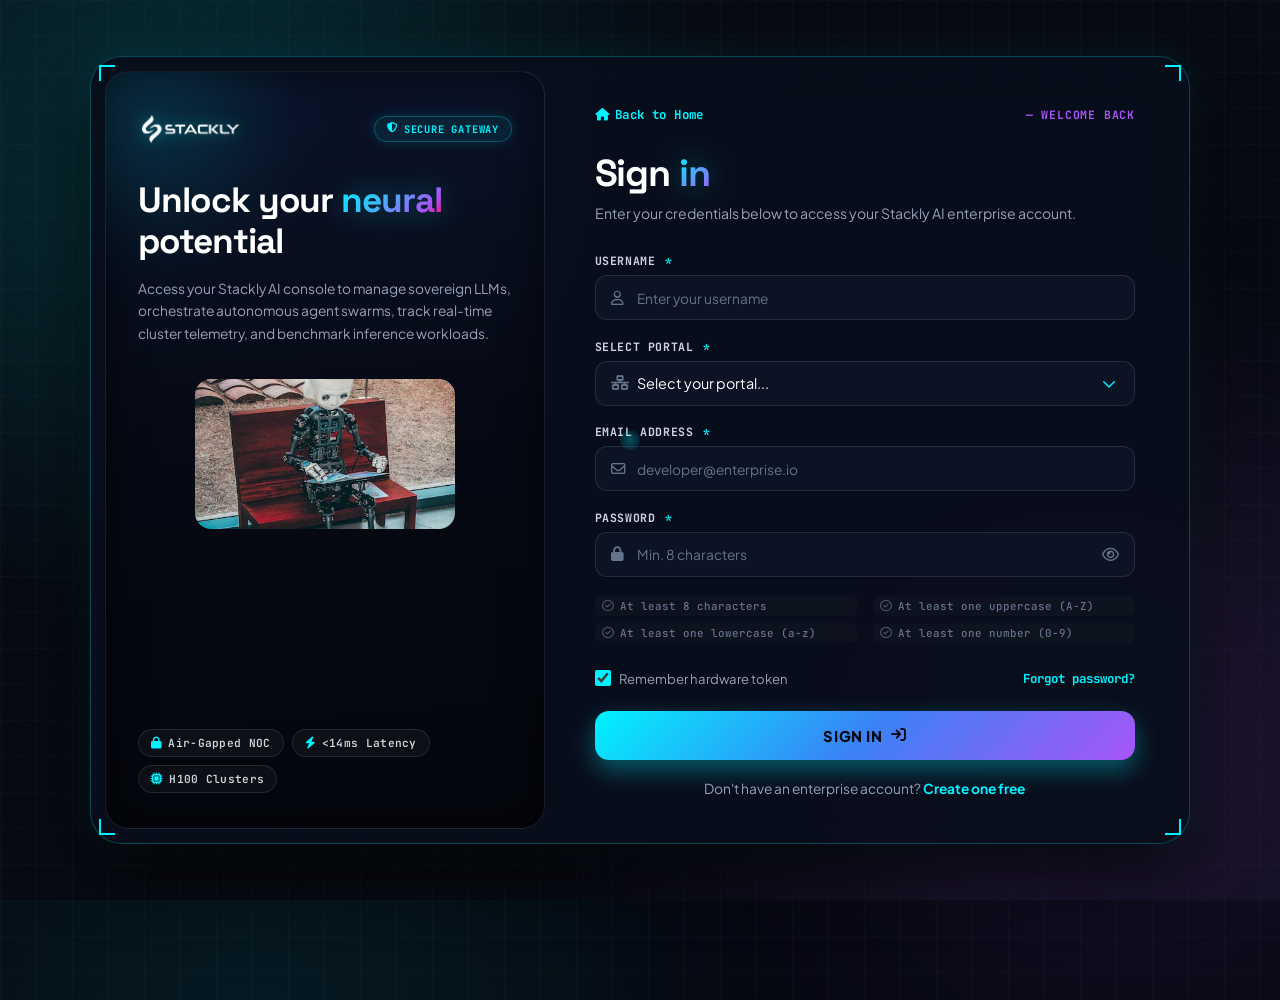
<file: login.html>
<!DOCTYPE html>
<html lang="en">
<head>
  <meta charset="UTF-8">
  <meta name="viewport" content="width=device-width, initial-scale=1.0">
  <title>Sign In – Stackly AI Neural Platform</title>
  <meta name="description" content="Sign in to your Stackly AI console to manage sovereign neural models, autonomous agent swarms, and high-performance GPU clusters.">
  
  <!-- FontAwesome -->
  <link rel="stylesheet" href="https://cdnjs.cloudflare.com/ajax/libs/font-awesome/6.5.1/css/all.min.css">
  
  <!-- Dedicated Auth Theme Stylesheet -->
  <link rel="stylesheet" href="assets/css/auth.css">
  <link rel="stylesheet" href="assets/css/enhancements.css">
</head>
<body class="auth-body">

  <!-- ==========================================================================
       STACKLY AI NEURAL PRELOADER (Quantum Core Boot Sequence)
       ========================================================================== -->
  <div id="neuralPreloader" class="neural-preloader" aria-hidden="false">
    <div class="preloader-backdrop">
      <div class="preloader-cyber-grid"></div>
      <div class="preloader-ambient-glow cyan"></div>
      <div class="preloader-ambient-glow purple"></div>
      <div class="preloader-laser-scanline"></div>
    </div>
    <div class="preloader-hud-frame">
      <div class="preloader-top-bar">
        <div class="preloader-sys-tag">
          <span class="preloader-live-beacon"></span>
          <span class="sys-code">BOOT_SYS // NEURAL_CORE_4.5</span>
        </div>
        <div class="preloader-telemetry-item">
          <span>LATENCY: <strong>0.8ms</strong></span>
          <span class="tele-sep">|</span>
          <span>SLA: <strong>99.999%</strong></span>
        </div>
      </div>
      <div class="preloader-core-assembly">
        <div class="preloader-gyro-ring ring-outer"></div>
        <div class="preloader-gyro-ring ring-mid"></div>
        <div class="preloader-gyro-ring ring-inner"></div>
        <div class="preloader-core-node">
          <i class="fa-solid fa-brain preloader-brain-icon"></i>
        </div>
      </div>
      <div class="preloader-brand-deck">
        <div class="preloader-brand-title">
          <span class="brand-name">STACKLY</span>
          <span class="brand-badge">AI 4.5</span>
        </div>
        <div class="preloader-status-stream" id="preloaderStatusText">
          Initializing sovereign cognitive cluster...
        </div>
      </div>
      <div class="preloader-progress-assembly">
        <div class="preloader-progress-track">
          <div class="preloader-progress-bar" id="preloaderProgressBar"></div>
        </div>
        <div class="preloader-progress-readout">
          <span class="progress-label">LATTICE COMPILED</span>
          <span class="progress-pct" id="preloaderPercent">0%</span>
        </div>
      </div>
      <div class="preloader-specs-row">
        <span><i class="fa-solid fa-microchip"></i> H100 TENSOR CLUSTER</span>
        <span><i class="fa-solid fa-shield-halved"></i> AIR-GAPPED HARDWARE</span>
        <span><i class="fa-solid fa-network-wired"></i> 1,420 VECTORS INDEXED</span>
      </div>
    </div>
  </div>

  <!-- Ambient Glow Orbs -->
  <div class="auth-bg-orb cyan"></div>
  <div class="auth-bg-orb purple"></div>

  <div class="auth-container">
    <div class="hud-corner top-left"></div>
    <div class="hud-corner top-right"></div>
    <div class="hud-corner bottom-left"></div>
    <div class="hud-corner bottom-right"></div>
    
    <!-- Left Dark Cyber Brand Panel -->
    <div class="auth-brand-panel">
      <div>
        <!-- Top Logo & Status Badge -->
        <div class="brand-top-row">
          <a href="index.html" class="brand-logo-link"><img src="assets/images/stackly-logo.webp" alt="Stackly AI" class="auth-logo-img"></a>
          <span class="brand-top-badge">
            <i class="fa-solid fa-shield-halved"></i> SECURE GATEWAY
          </span>
        </div>

        <!-- Heading & Paragraph -->
        <div class="brand-hero-content">
          <h2 class="brand-title">
            Unlock your <span class="theme-gradient-text">neural</span> potential
          </h2>
          <p class="brand-desc">
            Access your Stackly AI console to manage sovereign LLMs, orchestrate autonomous agent swarms, track real-time cluster telemetry, and benchmark inference workloads.
          </p>
        </div>

        <!-- Center AI Graphic -->
        <div class="brand-burger-container">
          <img 
            src="assets/images/hero-ai-brain.webp" 
            alt="Stackly Neural Core" 
            class="brand-burger-img"
          />
        </div>
      </div>

      <!-- Bottom Feature Badges -->
      <div class="brand-footer-badges">
        <div class="brand-pill-badge">
          <i class="fa-solid fa-lock"></i>
          <span>Air-Gapped NOC</span>
        </div>
        <div class="brand-pill-badge">
          <i class="fa-solid fa-bolt"></i>
          <span>&lt;14ms Latency</span>
        </div>
        <div class="brand-pill-badge">
          <i class="fa-solid fa-microchip"></i>
          <span>H100 Clusters</span>
        </div>
      </div>
    </div>

    <!-- Right Form Panel -->
    <div class="auth-form-panel">
      
      <!-- Top Navigation & Context -->
      <div>
        <div class="form-top-row">
          <a href="index.html" class="back-home-btn">
            <i class="fa-solid fa-house"></i>
            <span>Back to Home</span>
          </a>
          <span class="form-context-tag">— WELCOME BACK</span>
        </div>

        <!-- Form Title & Description -->
        <div class="form-header">
          <h1 class="auth-form-title">Sign <span class="theme-accent-text">in</span></h1>
          <p class="auth-form-subtitle">Enter your credentials below to access your Stackly AI enterprise account.</p>
        </div>

        <!-- Sign In Form -->
        <form id="stackly-login-form" novalidate>
          <div class="auth-fields-grid">
            
            <!-- Username Field -->
            <div class="auth-field-group">
              <label class="auth-label" for="username-field">
                USERNAME <span class="required-star">*</span>
              </label>
              <div class="input-icon-wrapper">
                <i class="fa-regular fa-user input-left-icon"></i>
                <input 
                  type="text" 
                  id="username-field" 
                  class="auth-input" 
                  placeholder="Enter your username" 
                  required
                />
              </div>
            </div>

            <!-- Select Portal Dropdown -->
            <div class="auth-field-group">
              <label class="auth-label" for="portal-field">
                SELECT PORTAL <span class="required-star">*</span>
              </label>
              <div class="input-icon-wrapper">
                <i class="fa-solid fa-network-wired input-left-icon"></i>
                <select id="portal-field" class="auth-select" required>
                  <option value="" disabled selected>Select your portal...</option>
                  <option value="Admin Portal">Admin Portal</option>
                  <option value="Customer Portal">Customer Portal</option>
                </select>
              </div>
            </div>

            <!-- Email Address Field -->
            <div class="auth-field-group">
              <label class="auth-label" for="email-field">
                EMAIL ADDRESS <span class="required-star">*</span>
              </label>
              <div class="input-icon-wrapper">
                <i class="fa-regular fa-envelope input-left-icon"></i>
                <input 
                  type="email" 
                  id="email-field" 
                  class="auth-input" 
                  placeholder="developer@enterprise.io" 
                  required
                />
              </div>
            </div>

            <!-- Password Field -->
            <div class="auth-field-group">
              <label class="auth-label" for="password-field">
                PASSWORD <span class="required-star">*</span>
              </label>
              <div class="input-icon-wrapper">
                <i class="fa-solid fa-lock input-left-icon"></i>
                <input 
                  type="password" 
                  id="password-field" 
                  class="auth-input" 
                  placeholder="Min. 8 characters" 
                  required
                />
                <button type="button" class="pwd-toggle-btn" data-target="password-field" aria-label="Toggle password visibility">
                  <i class="fa-regular fa-eye"></i>
                </button>
              </div>

              <!-- Password Live Criteria Checklist -->
              <div class="password-rules-matrix">
                <span class="val-rule-item" id="rule-len">
                  <i class="fa-regular fa-circle-check"></i> At least 8 characters
                </span>
                <span class="val-rule-item" id="rule-upper">
                  <i class="fa-regular fa-circle-check"></i> At least one uppercase (A-Z)
                </span>
                <span class="val-rule-item" id="rule-lower">
                  <i class="fa-regular fa-circle-check"></i> At least one lowercase (a-z)
                </span>
                <span class="val-rule-item" id="rule-num">
                  <i class="fa-regular fa-circle-check"></i> At least one number (0-9)
                </span>
              </div>
            </div>

            <!-- Options Row (Remember Me & Forgot Password) -->
            <div class="auth-options-row">
              <label class="auth-checkbox-label">
                <input type="checkbox" id="remember-me-checkbox" checked />
                <span>Remember hardware token</span>
              </label>
              <a href="404.html" class="auth-forgot-link">
                Forgot password?
              </a>
            </div>

            <!-- Submit Button -->
            <button type="submit" class="auth-submit-btn">
              <span>SIGN IN</span>
              <i class="fa-solid fa-arrow-right-to-bracket"></i>
            </button>

          </div>
        </form>
      </div>

      <!-- Footer Switch Link -->
      <div class="auth-switch-footer">
        Don't have an enterprise account? <a href="signup.html" class="auth-switch-link">Create one free</a>
      </div>

    </div>

  </div>

  <!-- Scripts -->
  <script src="assets/js/auth.js"></script>
  <script src="assets/js/enhancements.js"></script>
</body>
</html>
</file>
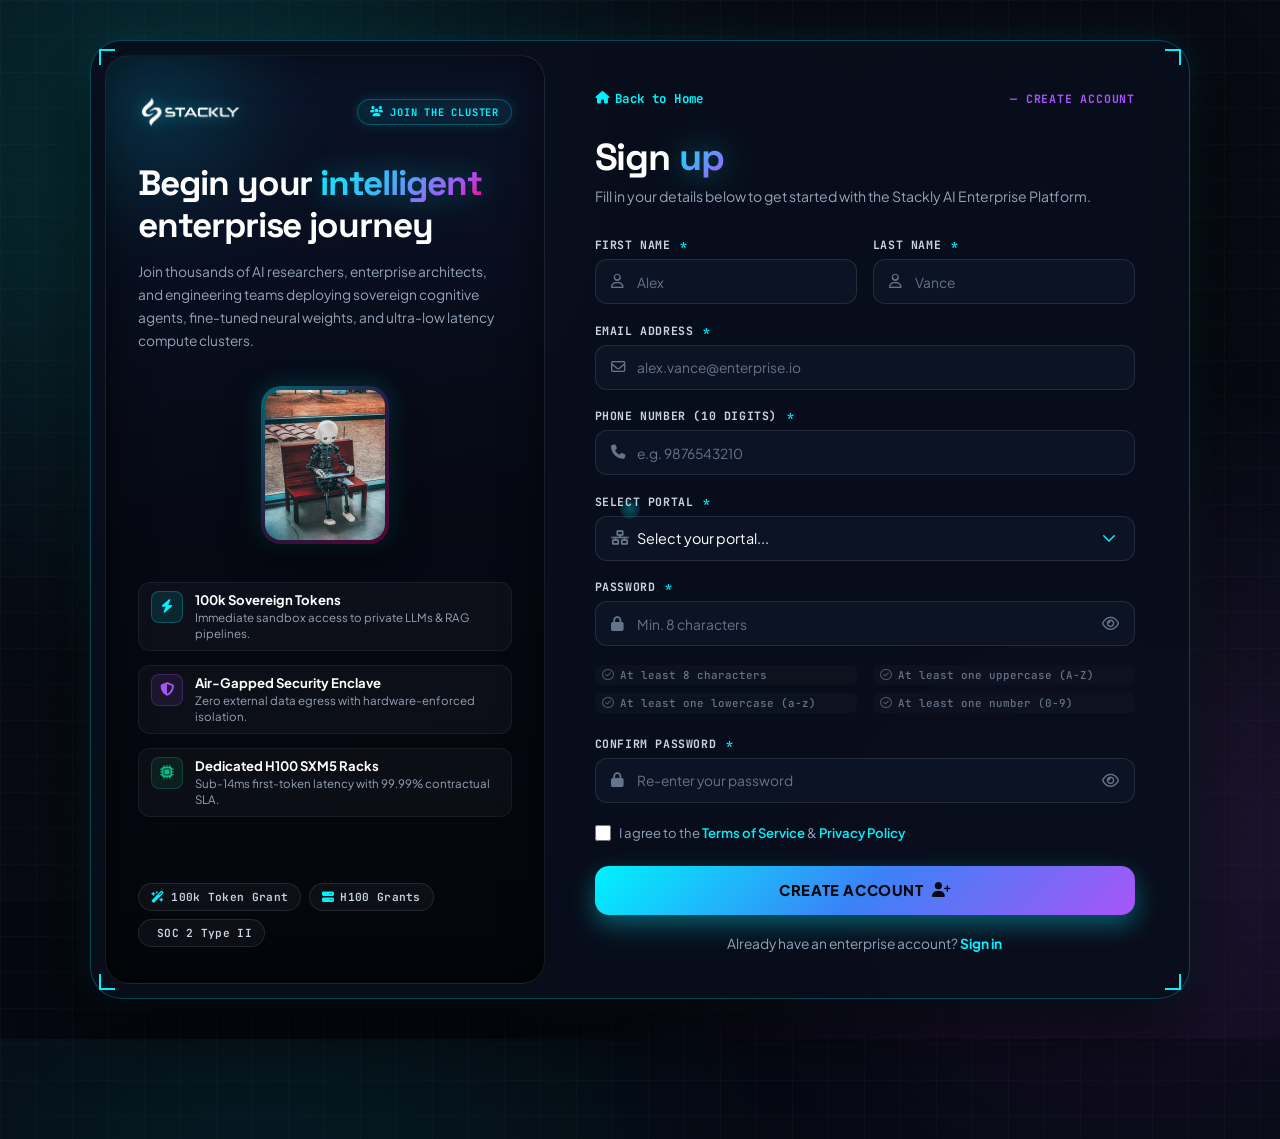
<file: signup.html>
<!DOCTYPE html>
<html lang="en">
<head>
  <meta charset="UTF-8">
  <meta name="viewport" content="width=device-width, initial-scale=1.0">
  <title>Sign Up – Create Stackly AI Account</title>
  <meta name="description" content="Sign up for the Stackly AI platform to deploy custom neural models, orchestrate agent swarms, and access dedicated GPU compute.">
  
  <!-- FontAwesome -->
  <link rel="stylesheet" href="https://cdnjs.cloudflare.com/ajax/libs/font-awesome/6.5.1/css/all.min.css">
  
  <!-- Dedicated Auth Theme Stylesheet -->
  <link rel="stylesheet" href="assets/css/auth.css">
  <link rel="stylesheet" href="assets/css/enhancements.css">
</head>
<body class="auth-body">

  <!-- ==========================================================================
       STACKLY AI NEURAL PRELOADER (Quantum Core Boot Sequence)
       ========================================================================== -->
  <div id="neuralPreloader" class="neural-preloader" aria-hidden="false">
    <div class="preloader-backdrop">
      <div class="preloader-cyber-grid"></div>
      <div class="preloader-ambient-glow cyan"></div>
      <div class="preloader-ambient-glow purple"></div>
      <div class="preloader-laser-scanline"></div>
    </div>
    <div class="preloader-hud-frame">
      <div class="preloader-top-bar">
        <div class="preloader-sys-tag">
          <span class="preloader-live-beacon"></span>
          <span class="sys-code">BOOT_SYS // NEURAL_CORE_4.5</span>
        </div>
        <div class="preloader-telemetry-item">
          <span>LATENCY: <strong>0.8ms</strong></span>
          <span class="tele-sep">|</span>
          <span>SLA: <strong>99.999%</strong></span>
        </div>
      </div>
      <div class="preloader-core-assembly">
        <div class="preloader-gyro-ring ring-outer"></div>
        <div class="preloader-gyro-ring ring-mid"></div>
        <div class="preloader-gyro-ring ring-inner"></div>
        <div class="preloader-core-node">
          <i class="fa-solid fa-brain preloader-brain-icon"></i>
        </div>
      </div>
      <div class="preloader-brand-deck">
        <div class="preloader-brand-title">
          <span class="brand-name">STACKLY</span>
          <span class="brand-badge">AI 4.5</span>
        </div>
        <div class="preloader-status-stream" id="preloaderStatusText">
          Initializing sovereign cognitive cluster...
        </div>
      </div>
      <div class="preloader-progress-assembly">
        <div class="preloader-progress-track">
          <div class="preloader-progress-bar" id="preloaderProgressBar"></div>
        </div>
        <div class="preloader-progress-readout">
          <span class="progress-label">LATTICE COMPILED</span>
          <span class="progress-pct" id="preloaderPercent">0%</span>
        </div>
      </div>
      <div class="preloader-specs-row">
        <span><i class="fa-solid fa-microchip"></i> H100 TENSOR CLUSTER</span>
        <span><i class="fa-solid fa-shield-halved"></i> AIR-GAPPED HARDWARE</span>
        <span><i class="fa-solid fa-network-wired"></i> 1,420 VECTORS INDEXED</span>
      </div>
    </div>
  </div>

  <!-- Ambient Glow Orbs -->
  <div class="auth-bg-orb cyan"></div>
  <div class="auth-bg-orb purple"></div>

  <div class="auth-container">
    <div class="hud-corner top-left"></div>
    <div class="hud-corner top-right"></div>
    <div class="hud-corner bottom-left"></div>
    <div class="hud-corner bottom-right"></div>
    
    <!-- Left Dark Cyber Brand Panel with Enriched Content & Cyber Visual -->
    <div class="auth-brand-panel">
      <div>
        <!-- Top Logo & Status Badge -->
        <div class="brand-top-row">
          <a href="index.html" class="brand-logo-link"><img src="assets/images/stackly-logo.webp" alt="Stackly AI" class="auth-logo-img"></a>
          <span class="brand-top-badge">
            <i class="fa-solid fa-users"></i> JOIN THE CLUSTER
          </span>
        </div>

        <!-- Heading & Enriched Introduction -->
        <div class="brand-hero-content">
          <h2 class="brand-title">
            Begin your <span class="theme-gradient-text">intelligent</span> enterprise journey
          </h2>
          <p class="brand-desc">
            Join thousands of AI researchers, enterprise architects, and engineering teams deploying sovereign cognitive agents, fine-tuned neural weights, and ultra-low latency compute clusters.
          </p>
        </div>

        <!-- Cyber Holographic Visual Frame -->
        <div class="brand-burger-container">
          <div class="brand-cyber-image-frame">
            <img 
              src="assets/images/hero-cyborg-head.webp" 
              alt="Stackly Neural Intelligence Interface" 
              class="brand-burger-img"
            />
          </div>
        </div>

        <!-- Enriched Platform Feature Modules -->
        <div class="brand-features-list">
          <div class="brand-feature-item">
            <div class="brand-feature-icon">
              <i class="fa-solid fa-bolt"></i>
            </div>
            <div>
              <div class="brand-feature-title">100k Sovereign Tokens</div>
              <div class="brand-feature-desc">Immediate sandbox access to private LLMs &amp; RAG pipelines.</div>
            </div>
          </div>

          <div class="brand-feature-item">
            <div class="brand-feature-icon purple">
              <i class="fa-solid fa-shield-halved"></i>
            </div>
            <div>
              <div class="brand-feature-title">Air-Gapped Security Enclave</div>
              <div class="brand-feature-desc">Zero external data egress with hardware-enforced isolation.</div>
            </div>
          </div>

          <div class="brand-feature-item">
            <div class="brand-feature-icon green">
              <i class="fa-solid fa-microchip"></i>
            </div>
            <div>
              <div class="brand-feature-title">Dedicated H100 SXM5 Racks</div>
              <div class="brand-feature-desc">Sub-14ms first-token latency with 99.99% contractual SLA.</div>
            </div>
          </div>
        </div>

      </div>

      <!-- Bottom Feature Badges -->
      <div class="brand-footer-badges">
        <div class="brand-pill-badge">
          <i class="fa-solid fa-wand-magic-sparkles"></i>
          <span>100k Token Grant</span>
        </div>
        <div class="brand-pill-badge">
          <i class="fa-solid fa-server"></i>
          <span>H100 Grants</span>
        </div>
        <div class="brand-pill-badge">
          <i class="fa-solid fa-shield-check"></i>
          <span>SOC 2 Type II</span>
        </div>
      </div>
    </div>

    <!-- Right Form Panel -->
    <div class="auth-form-panel">
      
      <!-- Top Navigation & Context -->
      <div>
        <div class="form-top-row">
          <a href="index.html" class="back-home-btn">
            <i class="fa-solid fa-house"></i>
            <span>Back to Home</span>
          </a>
          <span class="form-context-tag">— CREATE ACCOUNT</span>
        </div>

        <!-- Form Title & Description -->
        <div class="form-header">
          <h1 class="auth-form-title">Sign <span class="theme-accent-text">up</span></h1>
          <p class="auth-form-subtitle">Fill in your details below to get started with the Stackly AI Enterprise Platform.</p>
        </div>

        <!-- Sign Up Form -->
        <form id="stackly-signup-form" novalidate>
          <div class="auth-fields-grid">
            
            <!-- 2-Column: First Name & Last Name -->
            <div class="form-row-2col">
              <div class="auth-field-group">
                <label class="auth-label" for="fname-field">
                  FIRST NAME <span class="required-star">*</span>
                </label>
                <div class="input-icon-wrapper">
                  <i class="fa-regular fa-user input-left-icon"></i>
                  <input 
                    type="text" 
                    id="fname-field" 
                    class="auth-input" 
                    placeholder="Alex" 
                    required
                  />
                </div>
              </div>

              <div class="auth-field-group">
                <label class="auth-label" for="lname-field">
                  LAST NAME <span class="required-star">*</span>
                </label>
                <div class="input-icon-wrapper">
                  <i class="fa-regular fa-user input-left-icon"></i>
                  <input 
                    type="text" 
                    id="lname-field" 
                    class="auth-input" 
                    placeholder="Vance" 
                    required
                  />
                </div>
              </div>
            </div>

            <!-- Email Address Field -->
            <div class="auth-field-group">
              <label class="auth-label" for="email-field">
                EMAIL ADDRESS <span class="required-star">*</span>
              </label>
              <div class="input-icon-wrapper">
                <i class="fa-regular fa-envelope input-left-icon"></i>
                <input 
                  type="email" 
                  id="email-field" 
                  class="auth-input" 
                  placeholder="alex.vance@enterprise.io" 
                  required
                />
              </div>
            </div>

            <!-- Phone Number (10 Digits) -->
            <div class="auth-field-group">
              <label class="auth-label" for="phone-field">
                PHONE NUMBER (10 DIGITS) <span class="required-star">*</span>
              </label>
              <div class="input-icon-wrapper">
                <i class="fa-solid fa-phone input-left-icon"></i>
                <input 
                  type="tel" 
                  id="phone-field" 
                  class="auth-input" 
                  placeholder="e.g. 9876543210" 
                  pattern="[0-9]{10}"
                  required
                />
              </div>
            </div>

            <!-- Select Portal Dropdown -->
            <div class="auth-field-group">
              <label class="auth-label" for="portal-field">
                SELECT PORTAL <span class="required-star">*</span>
              </label>
              <div class="input-icon-wrapper">
                <i class="fa-solid fa-network-wired input-left-icon"></i>
                <select id="portal-field" class="auth-select" required>
                  <option value="" disabled selected>Select your portal...</option>
                  <option value="Admin Portal">Admin Portal</option>
                  <option value="Customer Portal">Customer Portal</option>
                </select>
              </div>
            </div>

            <!-- Password Field -->
            <div class="auth-field-group">
              <label class="auth-label" for="password-field">
                PASSWORD <span class="required-star">*</span>
              </label>
              <div class="input-icon-wrapper">
                <i class="fa-solid fa-lock input-left-icon"></i>
                <input 
                  type="password" 
                  id="password-field" 
                  class="auth-input" 
                  placeholder="Min. 8 characters" 
                  required
                />
                <button type="button" class="pwd-toggle-btn" data-target="password-field" aria-label="Toggle password visibility">
                  <i class="fa-regular fa-eye"></i>
                </button>
              </div>

              <!-- Password Live Criteria Checklist -->
              <div class="password-rules-matrix">
                <span class="val-rule-item" id="rule-len">
                  <i class="fa-regular fa-circle-check"></i> At least 8 characters
                </span>
                <span class="val-rule-item" id="rule-upper">
                  <i class="fa-regular fa-circle-check"></i> At least one uppercase (A-Z)
                </span>
                <span class="val-rule-item" id="rule-lower">
                  <i class="fa-regular fa-circle-check"></i> At least one lowercase (a-z)
                </span>
                <span class="val-rule-item" id="rule-num">
                  <i class="fa-regular fa-circle-check"></i> At least one number (0-9)
                </span>
              </div>
            </div>

            <!-- Confirm Password Field -->
            <div class="auth-field-group">
              <label class="auth-label" for="confirm-password-field">
                CONFIRM PASSWORD <span class="required-star">*</span>
              </label>
              <div class="input-icon-wrapper">
                <i class="fa-solid fa-lock input-left-icon"></i>
                <input 
                  type="password" 
                  id="confirm-password-field" 
                  class="auth-input" 
                  placeholder="Re-enter your password" 
                  required
                />
                <button type="button" class="pwd-toggle-btn" data-target="confirm-password-field" aria-label="Toggle password visibility">
                  <i class="fa-regular fa-eye"></i>
                </button>
              </div>
            </div>

            <!-- Terms & Conditions Checkbox -->
            <div class="auth-field-group" style="margin-top: 0.2rem;">
              <label class="auth-checkbox-label">
                <input type="checkbox" id="terms-checkbox" required />
                <span>I agree to the <a href="404.html" class="coral-link" target="_blank">Terms of Service</a> &amp; <a href="404.html" class="coral-link" target="_blank">Privacy Policy</a></span>
              </label>
            </div>

            <!-- Submit Button -->
            <button type="submit" class="auth-submit-btn" id="signup-submit-btn">
              <span>CREATE ACCOUNT</span>
              <i class="fa-solid fa-user-plus"></i>
            </button>

          </div>
        </form>
      </div>

      <!-- Footer Switch Link -->
      <div class="auth-switch-footer">
        Already have an enterprise account? <a href="login.html" class="auth-switch-link">Sign in</a>
      </div>

    </div>

  </div>

  <!-- Scripts -->
  <script src="assets/js/auth.js"></script>
  <script src="assets/js/enhancements.js"></script>
</body>
</html>
</file>
<file: assets/css/dashboard.css>
/* ==========================================================================
   STACKLY AI - ENTERPRISE DASHBOARD STYLESHEET (ADMIN & CUSTOMER)
   Futuristic Cyberpunk / Holographic HUD Dark Theme
   Fully Mobile-Responsive & Touch-Optimized
   ========================================================================== */

:root {
  --dash-bg: #060913;
  --dash-card-bg: rgba(13, 22, 40, 0.75);
  --dash-card-hover: rgba(18, 30, 56, 0.9);
  --dash-card-border: rgba(0, 242, 254, 0.15);
  --dash-card-glow: rgba(0, 242, 254, 0.08);
  --dash-sidebar-bg: rgba(8, 14, 28, 0.95);
  --dash-topbar-bg: rgba(9, 16, 32, 0.88);
  
  --dash-text-main: #f0f6fc;
  --dash-text-muted: #8b9bb4;
  --dash-text-dim: #546681;
  
  --dash-cyan: #00f2fe;
  --dash-blue: #4facfe;
  --dash-purple: #8a2be2;
  --dash-magenta: #f72585;
  --dash-green: #00f59b;
  --dash-amber: #ffb703;
  --dash-red: #ff3366;

  --sidebar-w: 280px;
  --topbar-h: 70px;
  --hud-radius: 14px;
  --font-mono: 'JetBrains Mono', 'Fira Code', 'Roboto Mono', monospace;
}

*, *::before, *::after {
  box-sizing: border-box;
  margin: 0;
  padding: 0;
}

body.dash-body {
  background-color: var(--dash-bg);
  color: var(--dash-text-main);
  font-family: 'Inter', -apple-system, BlinkMacSystemFont, "Segoe UI", Roboto, sans-serif;
  min-height: 100vh;
  overflow-x: hidden;
  position: relative;
  background-image: 
    radial-gradient(circle at 10% 20%, rgba(0, 242, 254, 0.04) 0%, transparent 40%),
    radial-gradient(circle at 90% 80%, rgba(138, 43, 226, 0.05) 0%, transparent 45%),
    linear-gradient(rgba(0, 242, 254, 0.015) 1px, transparent 1px),
    linear-gradient(90deg, rgba(0, 242, 254, 0.015) 1px, transparent 1px);
  background-size: 100% 100%, 100% 100%, 40px 40px, 40px 40px;
}

/* Ambient glow orbs */
.dash-ambient-orb {
  position: fixed;
  border-radius: 50%;
  filter: blur(120px);
  pointer-events: none;
  z-index: 0;
  opacity: 0.35;
  animation: pulseOrb 12s infinite alternate ease-in-out;
}
.dash-ambient-orb.cyan {
  width: 500px;
  height: 500px;
  top: -100px;
  left: 200px;
  background: radial-gradient(circle, rgba(0, 242, 254, 0.35), transparent 70%);
}
.dash-ambient-orb.purple {
  width: 550px;
  height: 550px;
  bottom: -150px;
  right: 50px;
  background: radial-gradient(circle, rgba(138, 43, 226, 0.3), transparent 70%);
  animation-delay: -6s;
}

@keyframes pulseOrb {
  0% { transform: translate(0, 0) scale(1); opacity: 0.25; }
  100% { transform: translate(30px, -20px) scale(1.15); opacity: 0.4; }
}

/* ──────────────────────────────────────────
   MAIN DASHBOARD LAYOUT GRID
────────────────────────────────────────── */
.dash-layout {
  display: flex;
  min-height: 100vh;
  width: 100%;
  max-width: 100vw;
  overflow-x: hidden;
  position: relative;
  z-index: 1;
}

/* ──────────────────────────────────────────
   SIDEBAR COMPONENT (PROFESSIONAL ENTERPRISE SAAS)
────────────────────────────────────────── */
.dash-sidebar {
  width: var(--sidebar-w);
  background: linear-gradient(180deg, rgba(8, 13, 27, 0.98) 0%, rgba(5, 9, 19, 0.99) 100%);
  backdrop-filter: blur(28px);
  -webkit-backdrop-filter: blur(28px);
  border-right: 1px solid rgba(0, 242, 254, 0.12);
  display: flex;
  flex-direction: column;
  position: fixed !important;
  top: 0 !important;
  bottom: 0 !important;
  left: 0 !important;
  height: 100vh !important;
  max-height: 100vh !important;
  z-index: 1000 !important;
  transition: transform 0.35s cubic-bezier(0.16, 1, 0.3, 1);
  overflow: hidden;
  overscroll-behavior: contain !important;
  box-shadow: 6px 0 35px rgba(0, 0, 0, 0.6), inset -1px 0 0 rgba(255, 255, 255, 0.04);
  flex-shrink: 0;
}

.sidebar-brand {
  height: var(--topbar-h);
  padding: 0 1.35rem;
  display: flex;
  align-items: center;
  justify-content: space-between;
  border-bottom: 1px solid rgba(0, 242, 254, 0.1);
  background: rgba(0, 0, 0, 0.25);
  flex-shrink: 0;
}

.brand-logo-wrap {
  display: flex;
  align-items: center;
  gap: 0.85rem;
  text-decoration: none;
}

.dash-logo-img {
  height: 44px;
  max-height: 48px;
  width: auto;
  object-fit: contain;
  filter: drop-shadow(0 0 10px rgba(0, 242, 254, 0.45));
  transition: transform 0.3s ease, filter 0.3s ease;
}

.brand-logo-wrap:hover .dash-logo-img {
  transform: scale(1.04);
  filter: drop-shadow(0 0 16px rgba(0, 242, 254, 0.75));
}

.brand-badge {
  font-family: var(--font-mono);
  font-size: 0.65rem;
  font-weight: 800;
  letter-spacing: 1px;
  padding: 0.25rem 0.6rem;
  border-radius: 6px;
  text-transform: uppercase;
}
.brand-badge.admin-tag {
  background: rgba(255, 51, 102, 0.15);
  color: #ff3366;
  border: 1px solid rgba(255, 51, 102, 0.3);
  box-shadow: 0 0 10px rgba(255, 51, 102, 0.15);
}
.brand-badge.customer-tag {
  background: rgba(0, 242, 254, 0.12);
  color: var(--dash-cyan);
  border: 1px solid rgba(0, 242, 254, 0.3);
  box-shadow: 0 0 10px rgba(0, 242, 254, 0.15);
}

.sidebar-close-btn {
  display: none;
  background: transparent;
  border: none;
  color: var(--dash-text-muted);
  font-size: 1.25rem;
  cursor: pointer;
  padding: 0.5rem;
}

/* Sidebar Cluster Status Chip (Professional Streamlined Pill) */
.sidebar-cluster-status {
  margin: 0.85rem 0.85rem 0.4rem 0.85rem;
  padding: 0.65rem 0.95rem;
  background: linear-gradient(135deg, rgba(0, 242, 254, 0.04) 0%, rgba(255, 255, 255, 0.02) 100%);
  border: 1px solid rgba(0, 242, 254, 0.14);
  border-radius: 10px;
  display: flex;
  align-items: center;
  justify-content: space-between;
  flex-shrink: 0;
  transition: all 0.25s ease;
  box-shadow: 0 4px 15px rgba(0, 0, 0, 0.2);
}
.sidebar-cluster-status:hover {
  background: rgba(0, 242, 254, 0.06);
  border-color: rgba(0, 242, 254, 0.3);
  box-shadow: 0 0 15px rgba(0, 242, 254, 0.15);
}

.cluster-status-left {
  display: flex;
  align-items: center;
  gap: 0.7rem;
}

.pulse-beacon {
  width: 8px;
  height: 8px;
  border-radius: 50%;
  background: var(--dash-cyan);
  box-shadow: 0 0 10px var(--dash-cyan);
  animation: livePing 2s infinite;
  flex-shrink: 0;
}

@keyframes livePing {
  0% { transform: scale(0.9); box-shadow: 0 0 4px var(--dash-cyan); opacity: 0.8; }
  50% { transform: scale(1.25); box-shadow: 0 0 12px var(--dash-cyan); opacity: 1; }
  100% { transform: scale(0.9); box-shadow: 0 0 4px var(--dash-cyan); opacity: 0.8; }
}

.cluster-status-text {
  font-family: var(--font-mono);
  font-size: 0.72rem;
  font-weight: 800;
  color: #f1f5f9;
  letter-spacing: 0.5px;
  line-height: 1.2;
}
.cluster-region-text {
  font-family: 'Inter', sans-serif;
  font-size: 0.64rem;
  font-weight: 600;
  color: #8da4be;
  margin-top: 2px;
  letter-spacing: 0.2px;
}

/* Navigation List & Dedicated Custom Cyber Side Scrollbar */
.sidebar-nav-wrap {
  flex: 1 1 auto;
  min-height: 0;
  overflow-y: auto !important;
  overflow-x: hidden;
  padding: 0.5rem 0.75rem 0.85rem 0.75rem;
  overscroll-behavior: contain !important;
  scrollbar-width: thin;
  scrollbar-color: rgba(0, 242, 254, 0.4) rgba(0, 242, 254, 0.02);
}

.sidebar-nav-wrap::-webkit-scrollbar {
  width: 4px;
  display: block !important;
}

.sidebar-nav-wrap::-webkit-scrollbar-track {
  background: rgba(0, 242, 254, 0.02);
  border-radius: 10px;
  margin: 4px 0;
}

.sidebar-nav-wrap::-webkit-scrollbar-thumb {
  background: linear-gradient(180deg, var(--dash-cyan), var(--dash-blue), var(--dash-purple));
  border-radius: 10px;
  border: 1px solid rgba(0, 242, 254, 0.3);
}

.sidebar-nav-wrap::-webkit-scrollbar-thumb:hover {
  background: linear-gradient(180deg, #00f59b, var(--dash-cyan));
}

.nav-section-title {
  font-family: var(--font-mono);
  font-size: 0.66rem;
  font-weight: 800;
  letter-spacing: 0.14em;
  color: #5b6f8a;
  padding: 0.95rem 0.75rem 0.35rem 0.75rem;
  text-transform: uppercase;
}

.sidebar-nav {
  list-style: none;
  display: flex;
  flex-direction: column;
  gap: 4px;
  margin-bottom: 0.4rem;
}

.sidebar-nav-item .nav-link-btn {
  display: flex;
  align-items: center;
  justify-content: space-between;
  width: 100%;
  padding: 0.65rem 0.85rem;
  background: transparent;
  border: 1px solid transparent;
  border-radius: 8px;
  color: #94a3b8;
  font-family: 'Inter', sans-serif;
  font-size: 0.86rem;
  font-weight: 600;
  letter-spacing: 0.2px;
  text-decoration: none;
  cursor: pointer;
  transition: all 0.2s cubic-bezier(0.16, 1, 0.3, 1);
  text-align: left;
  position: relative;
}

.nav-link-btn:hover {
  background: rgba(0, 242, 254, 0.05);
  color: #ffffff;
  border-color: rgba(0, 242, 254, 0.15);
  transform: translateX(3px);
}

.nav-link-btn:hover i {
  color: var(--dash-cyan);
  filter: drop-shadow(0 0 6px rgba(0, 242, 254, 0.6));
}

.nav-link-btn.active {
  background: linear-gradient(90deg, rgba(0, 242, 254, 0.15) 0%, rgba(0, 242, 254, 0.03) 100%);
  color: #ffffff;
  font-weight: 700;
  border: 1px solid rgba(0, 242, 254, 0.3);
  border-left: 3.5px solid var(--dash-cyan);
  box-shadow: 0 4px 18px rgba(0, 242, 254, 0.15);
}

.nav-link-btn .nav-left {
  display: flex;
  align-items: center;
  gap: 0.85rem;
}

.nav-link-btn i {
  font-size: 0.98rem;
  width: 20px;
  text-align: center;
  color: #64748b;
  transition: all 0.2s ease;
}

.nav-link-btn.active i {
  color: var(--dash-cyan);
  filter: drop-shadow(0 0 8px rgba(0, 242, 254, 0.65));
}

.nav-badge {
  font-family: var(--font-mono);
  font-size: 0.64rem;
  font-weight: 800;
  padding: 0.18rem 0.52rem;
  border-radius: 5px;
  background: rgba(255, 255, 255, 0.05);
  color: #94a3b8;
  border: 1px solid rgba(255, 255, 255, 0.09);
  letter-spacing: 0.4px;
}

.nav-link-btn.active .nav-badge {
  background: rgba(0, 242, 254, 0.18);
  color: var(--dash-cyan);
  border-color: rgba(0, 242, 254, 0.4);
  box-shadow: 0 0 8px rgba(0, 242, 254, 0.2);
}

.nav-badge.live-alert {
  background: rgba(255, 51, 102, 0.15);
  color: #ff3366;
  border-color: rgba(255, 51, 102, 0.3);
  animation: alertPulse 1.8s infinite;
}

@keyframes alertPulse {
  0% { opacity: 0.8; }
  50% { opacity: 1; transform: scale(1.04); }
  100% { opacity: 0.8; }
}

/* Sidebar Footer User Card (Clean & Balanced) */
.sidebar-footer {
  padding: 0.85rem 1.15rem;
  border-top: 1px solid rgba(0, 242, 254, 0.12);
  background: rgba(4, 7, 16, 0.85);
  display: flex;
  align-items: center;
  justify-content: space-between;
  flex-shrink: 0;
}

.sidebar-user-info {
  display: flex;
  align-items: center;
  gap: 0.7rem;
  overflow: hidden;
  flex: 1;
  min-width: 0;
}

.user-avatar-wrap {
  position: relative;
  width: 36px;
  height: 36px;
  border-radius: 50%;
  border: 1.5px solid rgba(0, 242, 254, 0.4);
  flex-shrink: 0;
  overflow: hidden;
}

.user-avatar-img {
  width: 100%;
  height: 100%;
  object-fit: cover;
}

.user-online-dot {
  position: absolute;
  bottom: 0;
  right: 0;
  width: 9px;
  height: 9px;
  background: var(--dash-green);
  border: 1.5px solid var(--dash-bg);
  border-radius: 50%;
}

.user-name-role {
  display: flex;
  flex-direction: column;
  overflow: hidden;
  min-width: 0;
}

.user-display-name {
  font-family: 'Inter', sans-serif;
  font-size: 0.88rem;
  font-weight: 700;
  color: #f8fafc;
  white-space: nowrap;
  text-overflow: ellipsis;
  overflow: hidden;
  line-height: 1.2;
  letter-spacing: 0.2px;
}

.user-display-role {
  font-family: var(--font-mono);
  font-size: 0.7rem;
  color: #7d93b2;
  white-space: nowrap;
  text-overflow: ellipsis;
  overflow: hidden;
  max-width: 150px;
  display: block;
  line-height: 1.3;
  margin-top: 2px;
}

.user-logout-btn {
  background: rgba(255, 255, 255, 0.04);
  border: 1px solid rgba(255, 255, 255, 0.1);
  color: #8da4be;
  width: 34px;
  height: 34px;
  border-radius: 8px;
  display: flex;
  align-items: center;
  justify-content: center;
  cursor: pointer;
  transition: all 0.25s ease;
  text-decoration: none;
  flex-shrink: 0;
}
.user-logout-btn:hover {
  background: rgba(255, 51, 102, 0.18);
  border-color: rgba(255, 51, 102, 0.45);
  color: #ff3366;
  box-shadow: 0 0 12px rgba(255, 51, 102, 0.3);
  transform: scale(1.05);
}

/* ──────────────────────────────────────────
   MAIN CONTENT WRAPPER
────────────────────────────────────────── */
.dash-main {
  flex: 1;
  min-width: 0;
  max-width: 100%;
  width: calc(100% - var(--sidebar-w));
  margin-left: var(--sidebar-w);
  padding-top: var(--topbar-h);
  min-height: 100vh;
  display: flex;
  flex-direction: column;
  position: relative;
  z-index: 2;
  overflow-x: hidden;
}

/* ──────────────────────────────────────────
   TOP NAVIGATION BAR (FIXED WHILE SCROLLING)
────────────────────────────────────────── */
.dash-topbar {
  height: var(--topbar-h);
  background: var(--dash-topbar-bg);
  backdrop-filter: blur(20px);
  -webkit-backdrop-filter: blur(20px);
  border-bottom: 1px solid rgba(0, 242, 254, 0.12);
  display: flex;
  align-items: center;
  justify-content: space-between;
  padding: 0 2rem;
  position: fixed !important;
  top: 0 !important;
  right: 0 !important;
  left: var(--sidebar-w) !important;
  width: calc(100% - var(--sidebar-w)) !important;
  z-index: 900 !important;
  box-shadow: 0 4px 25px rgba(0, 0, 0, 0.45);
}

.topbar-left {
  display: flex;
  align-items: center;
  gap: 1.25rem;
}

.sidebar-toggle-btn {
  display: none;
  background: rgba(255, 255, 255, 0.05);
  border: 1px solid rgba(0, 242, 254, 0.2);
  color: var(--dash-cyan);
  width: 38px;
  height: 38px;
  border-radius: 8px;
  align-items: center;
  justify-content: center;
  cursor: pointer;
  font-size: 1.1rem;
  transition: all 0.2s ease;
}
.sidebar-toggle-btn:hover {
  background: rgba(0, 242, 254, 0.1);
}

.topbar-search-wrap {
  position: relative;
  width: 320px;
}

.topbar-search-wrap i {
  position: absolute;
  left: 1rem;
  top: 50%;
  transform: translateY(-50%);
  color: var(--dash-text-dim);
  font-size: 0.85rem;
}

.topbar-search-input {
  width: 100%;
  height: 40px;
  background: rgba(255, 255, 255, 0.04);
  border: 1px solid rgba(255, 255, 255, 0.1);
  border-radius: 8px;
  padding: 0 3.2rem 0 2.5rem;
  color: #fff;
  font-size: 0.85rem;
  transition: all 0.2s ease;
}
.topbar-search-input:focus {
  outline: none;
  background: rgba(0, 242, 254, 0.05);
  border-color: var(--dash-cyan);
  box-shadow: 0 0 12px rgba(0, 242, 254, 0.15);
}

.search-shortcut-badge {
  position: absolute;
  right: 0.75rem;
  top: 50%;
  transform: translateY(-50%);
  font-family: var(--font-mono);
  font-size: 0.65rem;
  background: rgba(255, 255, 255, 0.08);
  border: 1px solid rgba(255, 255, 255, 0.15);
  color: var(--dash-text-muted);
  padding: 0.15rem 0.35rem;
  border-radius: 4px;
}

.topbar-right {
  display: flex;
  align-items: center;
  gap: 1.25rem;
}

.topbar-telemetry-chip {
  display: flex;
  align-items: center;
  gap: 0.6rem;
  background: rgba(0, 242, 254, 0.05);
  border: 1px solid rgba(0, 242, 254, 0.15);
  padding: 0.4rem 0.85rem;
  border-radius: 8px;
  font-family: var(--font-mono);
  font-size: 0.75rem;
  color: #a8c6e5;
}
.topbar-telemetry-chip span.metric-val {
  color: var(--dash-cyan);
  font-weight: 700;
}

.topbar-action-btn {
  background: linear-gradient(135deg, var(--dash-cyan), var(--dash-blue));
  color: #050b18;
  border: none;
  padding: 0.5rem 1.1rem;
  border-radius: 8px;
  font-size: 0.82rem;
  font-weight: 700;
  letter-spacing: 0.5px;
  cursor: pointer;
  display: flex;
  align-items: center;
  gap: 0.5rem;
  transition: all 0.25s ease;
  text-decoration: none;
  box-shadow: 0 4px 15px rgba(0, 242, 254, 0.25);
}
.topbar-action-btn:hover {
  transform: translateY(-2px);
  box-shadow: 0 6px 20px rgba(0, 242, 254, 0.45);
}

.topbar-icon-btn {
  background: rgba(255, 255, 255, 0.04);
  border: 1px solid rgba(255, 255, 255, 0.1);
  color: var(--dash-text-muted);
  width: 38px;
  height: 38px;
  border-radius: 8px;
  display: flex;
  align-items: center;
  justify-content: center;
  cursor: pointer;
  position: relative;
  transition: all 0.2s ease;
}
.topbar-icon-btn:hover {
  background: rgba(0, 242, 254, 0.08);
  border-color: rgba(0, 242, 254, 0.3);
  color: #fff;
}
.topbar-icon-btn .badge-dot {
  position: absolute;
  top: 6px;
  right: 6px;
  width: 8px;
  height: 8px;
  background: #ff3366;
  border-radius: 50%;
  box-shadow: 0 0 6px #ff3366;
}

/* ──────────────────────────────────────────
   DASHBOARD BODY CONTAINER & VIEWS
────────────────────────────────────────── */
.dash-content-container {
  padding: 2rem;
  flex: 1;
  width: 100%;
  max-width: 100%;
  box-sizing: border-box;
  overflow-x: hidden;
}

.dash-view-pane {
  display: none;
  width: 100%;
  max-width: 100%;
  animation: fadeInPane 0.3s cubic-bezier(0.16, 1, 0.3, 1) forwards;
}
.dash-view-pane.active {
  display: block;
}

@keyframes fadeInPane {
  from { opacity: 0; transform: translateY(8px); }
  to { opacity: 1; transform: translateY(0); }
}

/* Page Header Title */
.dash-page-header {
  display: flex;
  align-items: flex-end;
  justify-content: space-between;
  margin-bottom: 2rem;
  flex-wrap: wrap;
  gap: 1rem;
}

.page-title-wrap h1 {
  font-size: 1.85rem;
  font-weight: 800;
  letter-spacing: -0.5px;
  color: #fff;
  display: flex;
  align-items: center;
  gap: 0.75rem;
}
.page-title-wrap h1 .title-gradient {
  background: linear-gradient(135deg, var(--dash-cyan), var(--dash-blue), var(--dash-purple));
  -webkit-background-clip: text;
  -webkit-text-fill-color: transparent;
}
.page-title-wrap p {
  color: var(--dash-text-muted);
  font-size: 0.9rem;
  margin-top: 0.3rem;
}

.header-action-group {
  display: flex;
  align-items: center;
  gap: 0.75rem;
}

.btn-secondary-cyber {
  background: rgba(255, 255, 255, 0.04);
  border: 1px solid rgba(255, 255, 255, 0.12);
  color: #fff;
  padding: 0.5rem 1rem;
  border-radius: 8px;
  font-size: 0.82rem;
  font-weight: 600;
  cursor: pointer;
  display: inline-flex;
  align-items: center;
  gap: 0.5rem;
  transition: all 0.2s ease;
}
.btn-secondary-cyber:hover {
  background: rgba(0, 242, 254, 0.08);
  border-color: rgba(0, 242, 254, 0.3);
  color: var(--dash-cyan);
}

/* ──────────────────────────────────────────
   METRICS KPI GRID (4 CARDS)
────────────────────────────────────────── */
.kpi-grid {
  display: grid;
  grid-template-columns: repeat(auto-fit, minmax(220px, 1fr));
  gap: 1.25rem;
  margin-bottom: 2rem;
  width: 100%;
}

@media (min-width: 1400px) {
  .kpi-grid {
    grid-template-columns: repeat(4, 1fr);
  }
}

@media (max-width: 1399px) and (min-width: 993px) {
  .kpi-grid {
    grid-template-columns: repeat(2, 1fr);
  }
}

@media (max-width: 992px) {
  .kpi-grid {
    grid-template-columns: repeat(2, 1fr);
  }
}

@media (max-width: 576px) {
  .kpi-grid {
    grid-template-columns: 1fr;
  }
}

.kpi-card {
  background: var(--dash-card-bg);
  border: 1px solid var(--dash-card-border);
  border-radius: var(--hud-radius);
  padding: 1.4rem;
  position: relative;
  overflow: hidden;
  backdrop-filter: blur(14px);
  transition: all 0.3s cubic-bezier(0.16, 1, 0.3, 1);
}

.kpi-card::before {
  content: '';
  position: absolute;
  top: 0;
  left: 0;
  right: 0;
  height: 2px;
  background: linear-gradient(90deg, transparent, var(--dash-cyan), transparent);
  opacity: 0;
  transition: opacity 0.3s ease;
}

.kpi-card:hover {
  transform: translateY(-4px);
  border-color: rgba(0, 242, 254, 0.4);
  box-shadow: 0 10px 30px rgba(0, 242, 254, 0.1);
}
.kpi-card:hover::before {
  opacity: 1;
}

.kpi-top-row {
  display: flex;
  align-items: center;
  justify-content: space-between;
  margin-bottom: 0.75rem;
}

.kpi-label {
  font-family: var(--font-mono);
  font-size: 0.72rem;
  font-weight: 700;
  letter-spacing: 1px;
  color: var(--dash-text-muted);
  text-transform: uppercase;
}

.kpi-icon-wrap {
  width: 36px;
  height: 36px;
  border-radius: 8px;
  display: flex;
  align-items: center;
  justify-content: center;
  font-size: 1rem;
}
.kpi-icon-wrap.cyan {
  background: rgba(0, 242, 254, 0.1);
  color: var(--dash-cyan);
  border: 1px solid rgba(0, 242, 254, 0.25);
}
.kpi-icon-wrap.blue {
  background: rgba(79, 172, 254, 0.1);
  color: var(--dash-blue);
  border: 1px solid rgba(79, 172, 254, 0.25);
}
.kpi-icon-wrap.purple {
  background: rgba(138, 43, 226, 0.1);
  color: #ba75ff;
  border: 1px solid rgba(138, 43, 226, 0.25);
}
.kpi-icon-wrap.green {
  background: rgba(0, 245, 155, 0.1);
  color: var(--dash-green);
  border: 1px solid rgba(0, 245, 155, 0.25);
}

.kpi-value-row {
  display: flex;
  align-items: baseline;
  justify-content: space-between;
  flex-wrap: wrap;
  gap: 0.5rem;
  margin-bottom: 0.5rem;
}

.kpi-number {
  font-size: 1.75rem;
  font-weight: 800;
  letter-spacing: -0.5px;
  color: #fff;
  font-family: var(--font-mono);
  white-space: nowrap;
}

.kpi-trend {
  font-size: 0.72rem;
  font-weight: 700;
  display: inline-flex;
  align-items: center;
  gap: 0.25rem;
  padding: 0.15rem 0.4rem;
  border-radius: 4px;
  white-space: nowrap;
}
.kpi-trend.positive {
  background: rgba(0, 245, 155, 0.12);
  color: var(--dash-green);
}
.kpi-trend.negative {
  background: rgba(255, 51, 102, 0.12);
  color: var(--dash-red);
}

.kpi-subtext {
  font-size: 0.78rem;
  color: var(--dash-text-dim);
}

/* ──────────────────────────────────────────
   DASHBOARD CARDS & 2-COLUMN GRIDS
────────────────────────────────────────── */
.dash-grid-2col {
  display: grid;
  grid-template-columns: 2fr 1fr;
  gap: 1.5rem;
  margin-bottom: 2rem;
  width: 100%;
}
.dash-grid-equal {
  display: grid;
  grid-template-columns: repeat(auto-fit, minmax(320px, 1fr));
  gap: 1.5rem;
  margin-bottom: 2rem;
  width: 100%;
}
.dash-grid-3col {
  display: grid;
  grid-template-columns: repeat(auto-fit, minmax(280px, 1fr));
  gap: 1.5rem;
  margin-bottom: 2rem;
  width: 100%;
}

.dash-card {
  background: var(--dash-card-bg);
  border: 1px solid var(--dash-card-border);
  border-radius: var(--hud-radius);
  backdrop-filter: blur(14px);
  overflow: hidden;
  position: relative;
}

.dash-card-header {
  padding: 1.25rem 1.5rem;
  border-bottom: 1px solid rgba(255, 255, 255, 0.06);
  display: flex;
  align-items: center;
  justify-content: space-between;
  flex-wrap: wrap;
  gap: 0.75rem;
}

.dash-card-title {
  font-size: 1.05rem;
  font-weight: 700;
  color: #fff;
  display: flex;
  align-items: center;
  gap: 0.6rem;
}
.dash-card-title i {
  color: var(--dash-cyan);
}

.card-header-actions {
  display: flex;
  align-items: center;
  gap: 0.5rem;
}

.dash-card-body {
  padding: 1.5rem;
}

/* ──────────────────────────────────────────
   LIVE CLUSTER GPU TOPOLOGY VISUALIZER
────────────────────────────────────────── */
.topology-rack-grid {
  display: grid;
  grid-template-columns: repeat(auto-fit, minmax(260px, 1fr));
  gap: 1rem;
}

.rack-box {
  background: rgba(0, 0, 0, 0.35);
  border: 1px solid rgba(0, 242, 254, 0.15);
  border-radius: 10px;
  padding: 1rem;
  transition: all 0.25s ease;
}
.rack-box:hover {
  border-color: var(--dash-cyan);
  background: rgba(0, 242, 254, 0.03);
}

.rack-top {
  display: flex;
  align-items: center;
  justify-content: space-between;
  margin-bottom: 0.75rem;
}

.rack-name {
  font-family: var(--font-mono);
  font-size: 0.8rem;
  font-weight: 700;
  color: #fff;
  display: flex;
  align-items: center;
  gap: 0.4rem;
}

.rack-status-badge {
  font-family: var(--font-mono);
  font-size: 0.65rem;
  font-weight: 700;
  padding: 0.15rem 0.45rem;
  border-radius: 4px;
}
.rack-status-badge.online {
  background: rgba(0, 245, 155, 0.15);
  color: var(--dash-green);
  border: 1px solid rgba(0, 245, 155, 0.3);
}
.rack-status-badge.rebalancing {
  background: rgba(255, 183, 3, 0.15);
  color: var(--dash-amber);
  border: 1px solid rgba(255, 183, 3, 0.3);
}

.gpu-nodes-mini-grid {
  display: grid;
  grid-template-columns: repeat(8, 1fr);
  gap: 4px;
  margin-bottom: 0.75rem;
}

.gpu-node-cell {
  aspect-ratio: 1;
  background: rgba(255, 255, 255, 0.06);
  border-radius: 3px;
  transition: all 0.3s ease;
  position: relative;
}
.gpu-node-cell.active {
  background: var(--dash-cyan);
  box-shadow: 0 0 6px var(--dash-cyan);
}
.gpu-node-cell.purple {
  background: #ba75ff;
  box-shadow: 0 0 6px #ba75ff;
}
.gpu-node-cell.busy {
  background: #ff3366;
  box-shadow: 0 0 6px #ff3366;
}

.rack-telemetry-row {
  display: flex;
  align-items: center;
  justify-content: space-between;
  font-family: var(--font-mono);
  font-size: 0.7rem;
  color: var(--dash-text-muted);
}

.rack-bar-wrap {
  width: 100%;
  height: 5px;
  background: rgba(255, 255, 255, 0.08);
  border-radius: 10px;
  overflow: hidden;
  margin-top: 0.5rem;
}
.rack-bar-fill {
  height: 100%;
  background: linear-gradient(90deg, var(--dash-cyan), var(--dash-purple));
  border-radius: 10px;
  transition: width 0.5s ease;
}

/* ──────────────────────────────────────────
   CYBER DATA TABLES
────────────────────────────────────────── */
.table-responsive {
  width: 100%;
  max-width: 100%;
  overflow-x: auto;
  -webkit-overflow-scrolling: touch;
  display: block;
}

.table-responsive::-webkit-scrollbar {
  height: 6px;
}
.table-responsive::-webkit-scrollbar-track {
  background: rgba(0, 0, 0, 0.2);
  border-radius: 4px;
}
.table-responsive::-webkit-scrollbar-thumb {
  background: rgba(0, 242, 254, 0.3);
  border-radius: 4px;
}
.table-responsive::-webkit-scrollbar-thumb:hover {
  background: var(--dash-cyan);
}

.cyber-table {
  width: 100%;
  min-width: 680px;
  border-collapse: collapse;
  text-align: left;
  font-size: 0.85rem;
}

.cyber-table th {
  font-family: var(--font-mono);
  font-size: 0.7rem;
  font-weight: 700;
  letter-spacing: 1px;
  color: var(--dash-text-dim);
  text-transform: uppercase;
  padding: 0.85rem 1rem;
  border-bottom: 1px solid rgba(255, 255, 255, 0.08);
  background: rgba(0, 0, 0, 0.2);
  white-space: nowrap;
}

.cyber-table td {
  padding: 1rem;
  border-bottom: 1px solid rgba(255, 255, 255, 0.04);
  color: var(--dash-text-main);
  vertical-align: middle;
  white-space: nowrap;
}

.cyber-table tr:hover td {
  background: rgba(0, 242, 254, 0.03);
}

.model-name-cell {
  display: flex;
  align-items: center;
  gap: 0.6rem;
  font-weight: 600;
}
.model-icon-box {
  width: 28px;
  height: 28px;
  border-radius: 6px;
  display: flex;
  align-items: center;
  justify-content: center;
  font-size: 0.75rem;
  background: rgba(0, 242, 254, 0.12);
  color: var(--dash-cyan);
}

.status-pill {
  display: inline-flex;
  align-items: center;
  gap: 0.35rem;
  padding: 0.2rem 0.55rem;
  border-radius: 20px;
  font-family: var(--font-mono);
  font-size: 0.68rem;
  font-weight: 700;
}
.status-pill.active {
  background: rgba(0, 245, 155, 0.12);
  color: var(--dash-green);
  border: 1px solid rgba(0, 245, 155, 0.25);
}
.status-pill.training {
  background: rgba(0, 242, 254, 0.12);
  color: var(--dash-cyan);
  border: 1px solid rgba(0, 242, 254, 0.25);
}
.status-pill.paused {
  background: rgba(255, 183, 3, 0.12);
  color: var(--dash-amber);
  border: 1px solid rgba(255, 183, 3, 0.25);
}

.action-icon-btn {
  background: transparent;
  border: 1px solid rgba(255, 255, 255, 0.1);
  color: var(--dash-text-muted);
  width: 28px;
  height: 28px;
  border-radius: 6px;
  cursor: pointer;
  display: inline-flex;
  align-items: center;
  justify-content: center;
  font-size: 0.75rem;
  transition: all 0.2s ease;
  margin-right: 0.25rem;
}
.action-icon-btn:hover {
  border-color: var(--dash-cyan);
  color: var(--dash-cyan);
  background: rgba(0, 242, 254, 0.08);
}
.action-icon-btn.danger:hover {
  border-color: var(--dash-red);
  color: var(--dash-red);
  background: rgba(255, 51, 102, 0.1);
}

/* ──────────────────────────────────────────
   TERMINAL LOGS CONSOLE
────────────────────────────────────────── */
.terminal-card {
  background: #04070f;
  border: 1px solid rgba(0, 242, 254, 0.2);
  border-radius: var(--hud-radius);
  font-family: var(--font-mono);
  overflow: hidden;
  display: flex;
  flex-direction: column;
  height: 100%;
}

.terminal-header {
  padding: 0.85rem 1rem;
  background: rgba(255, 255, 255, 0.03);
  border-bottom: 1px solid rgba(255, 255, 255, 0.06);
  display: flex;
  align-items: center;
  justify-content: space-between;
  gap: 0.5rem;
  flex-wrap: nowrap;
}

.terminal-dots {
  display: flex;
  gap: 6px;
  flex-shrink: 0;
}
.terminal-dot {
  width: 10px;
  height: 10px;
  border-radius: 50%;
}
.terminal-dot.red { background: #ff5f56; }
.terminal-dot.yellow { background: #ffbd2e; }
.terminal-dot.green { background: #27c93f; }

.terminal-title {
  font-size: 0.72rem;
  color: var(--dash-text-dim);
  letter-spacing: 0.3px;
  white-space: nowrap;
  overflow: hidden;
  text-overflow: ellipsis;
  flex: 1;
  text-align: center;
}

.terminal-stream-body {
  padding: 1rem;
  height: 240px;
  flex: 1;
  overflow-y: auto;
  font-size: 0.75rem;
  line-height: 1.6;
  color: #79c0ff;
  display: flex;
  flex-direction: column;
  gap: 0.35rem;
}
.terminal-stream-body::-webkit-scrollbar {
  width: 4px;
}
.terminal-stream-body::-webkit-scrollbar-thumb {
  background: rgba(0, 242, 254, 0.2);
}

.log-line {
  display: flex;
  gap: 0.75rem;
}
.log-ts { color: var(--dash-text-dim); }
.log-level { font-weight: 700; }
.log-level.info { color: var(--dash-cyan); }
.log-level.ok { color: var(--dash-green); }
.log-level.warn { color: var(--dash-amber); }
.log-level.err { color: var(--dash-red); }

/* ──────────────────────────────────────────
   CUSTOMER PLAYGROUND / INFERENCE STUDIO
────────────────────────────────────────── */
.playground-grid {
  display: grid;
  grid-template-columns: minmax(0, 1fr) 360px;
  gap: 1.5rem;
  width: 100%;
  align-items: start;
}

@media (max-width: 1080px) {
  .playground-grid {
    grid-template-columns: 1fr;
  }
}

.studio-chat-box {
  background: rgba(5, 9, 18, 0.85);
  border: 1px solid var(--dash-card-border);
  border-radius: var(--hud-radius);
  display: flex;
  flex-direction: column;
  height: 580px;
  overflow: hidden;
  box-shadow: 0 8px 32px rgba(0, 0, 0, 0.4);
  backdrop-filter: blur(16px);
}

.chat-history {
  flex: 1;
  padding: 1.5rem;
  overflow-y: auto;
  display: flex;
  flex-direction: column;
  gap: 1rem;
}

.chat-bubble {
  max-width: 85%;
  padding: 0.85rem 1.1rem;
  border-radius: 12px;
  font-size: 0.88rem;
  line-height: 1.5;
}
.chat-bubble.system-msg {
  align-self: flex-start;
  background: rgba(0, 242, 254, 0.08);
  border: 1px solid rgba(0, 242, 254, 0.2);
  color: #d1e7ff;
}
.chat-bubble.user-msg {
  align-self: flex-end;
  background: linear-gradient(135deg, rgba(0, 242, 254, 0.2), rgba(138, 43, 226, 0.2));
  border: 1px solid rgba(0, 242, 254, 0.3);
  color: #fff;
}
.chat-meta {
  font-family: var(--font-mono);
  font-size: 0.65rem;
  color: var(--dash-text-dim);
  margin-bottom: 0.35rem;
  display: flex;
  align-items: center;
  gap: 0.4rem;
}

.studio-input-bar {
  padding: 1rem 1.25rem;
  background: rgba(0, 0, 0, 0.3);
  border-top: 1px solid rgba(255, 255, 255, 0.06);
  display: flex;
  gap: 0.75rem;
  align-items: center;
}

.studio-textarea {
  flex: 1;
  background: rgba(255, 255, 255, 0.04);
  border: 1px solid rgba(255, 255, 255, 0.1);
  border-radius: 8px;
  padding: 0.75rem 1rem;
  color: #fff;
  font-size: 0.85rem;
  resize: none;
  height: 44px;
}
.studio-textarea:focus {
  outline: none;
  border-color: var(--dash-cyan);
}

.studio-send-btn {
  background: linear-gradient(135deg, var(--dash-cyan), var(--dash-blue));
  border: none;
  color: #050b18;
  width: 44px;
  height: 44px;
  border-radius: 8px;
  display: flex;
  align-items: center;
  justify-content: center;
  cursor: pointer;
  font-size: 1rem;
  transition: all 0.2s ease;
}
.studio-send-btn:hover {
  transform: scale(1.05);
}

.studio-params-panel {
  background: var(--dash-card-bg);
  border: 1px solid var(--dash-card-border);
  border-radius: var(--hud-radius);
  padding: 1.5rem;
  display: flex;
  flex-direction: column;
  gap: 1.25rem;
}

.param-group label {
  display: flex;
  justify-content: space-between;
  font-family: var(--font-mono);
  font-size: 0.72rem;
  font-weight: 700;
  color: var(--dash-text-muted);
  margin-bottom: 0.5rem;
  text-transform: uppercase;
}
.param-group label span.val {
  color: var(--dash-cyan);
}

.cyber-slider {
  width: 100%;
  accent-color: var(--dash-cyan);
  background: rgba(255, 255, 255, 0.1);
  height: 6px;
  border-radius: 4px;
  cursor: pointer;
}

.cyber-select {
  width: 100%;
  background: rgba(0, 0, 0, 0.4);
  border: 1px solid rgba(255, 255, 255, 0.15);
  border-radius: 8px;
  padding: 0.6rem 0.85rem;
  color: #fff;
  font-size: 0.82rem;
}
.cyber-select:focus {
  outline: none;
  border-color: var(--dash-cyan);
}

/* ──────────────────────────────────────────
   MODALS (DEPLOY NODE / CREATE API KEY)
────────────────────────────────────────── */
.cyber-modal-backdrop {
  position: fixed;
  inset: 0;
  background: rgba(3, 6, 15, 0.85);
  backdrop-filter: blur(12px);
  -webkit-backdrop-filter: blur(12px);
  z-index: 9999;
  display: none;
  align-items: center;
  justify-content: center;
  padding: 1rem;
}
.cyber-modal-backdrop.active {
  display: flex;
  animation: modalFadeIn 0.25s cubic-bezier(0.16, 1, 0.3, 1);
}

@keyframes modalFadeIn {
  from { opacity: 0; transform: scale(0.95); }
  to { opacity: 1; transform: scale(1); }
}

.cyber-modal {
  background: #090f1f;
  border: 1px solid var(--dash-cyan);
  box-shadow: 0 0 35px rgba(0, 242, 254, 0.2);
  border-radius: var(--hud-radius);
  width: 100%;
  max-width: 520px;
  overflow: hidden;
  position: relative;
}

.modal-header {
  padding: 1.25rem 1.5rem;
  border-bottom: 1px solid rgba(255, 255, 255, 0.08);
  display: flex;
  align-items: center;
  justify-content: space-between;
}
.modal-title {
  font-size: 1.1rem;
  font-weight: 700;
  color: #fff;
  display: flex;
  align-items: center;
  gap: 0.5rem;
}
.modal-close-btn {
  background: transparent;
  border: none;
  color: var(--dash-text-muted);
  font-size: 1.25rem;
  cursor: pointer;
}
.modal-close-btn:hover { color: #fff; }

.modal-body {
  padding: 1.5rem;
  display: flex;
  flex-direction: column;
  gap: 1rem;
}

.modal-footer {
  padding: 1rem 1.5rem;
  border-top: 1px solid rgba(255, 255, 255, 0.08);
  background: rgba(0, 0, 0, 0.2);
  display: flex;
  justify-content: flex-end;
  gap: 0.75rem;
}

/* ──────────────────────────────────────────
   MOBILE DRAWER & RESPONSIVE BREAKPOINTS
────────────────────────────────────────── */
.sidebar-mobile-overlay {
  position: fixed;
  inset: 0;
  background: rgba(3, 6, 15, 0.65);
  backdrop-filter: blur(4px);
  -webkit-backdrop-filter: blur(4px);
  z-index: 998;
  display: none;
  opacity: 0;
  transition: opacity 0.25s ease;
  pointer-events: none;
}
.sidebar-mobile-overlay.active {
  display: block;
  opacity: 1;
  pointer-events: auto;
}

@media (max-width: 1200px) {
  .dash-grid-2col, .playground-grid {
    grid-template-columns: 1fr;
  }
}

@media (max-width: 992px) {
  :root {
    --sidebar-w: 280px;
    --topbar-h: 64px;
  }

  .dash-sidebar {
    position: fixed !important;
    top: 0 !important;
    left: 0 !important;
    right: 0 !important;
    bottom: 0 !important;
    width: 100vw !important;
    max-width: 100vw !important;
    height: 100vh !important;
    height: 100dvh !important;
    background: #060a16 !important;
    backdrop-filter: none !important;
    -webkit-backdrop-filter: none !important;
    filter: none !important;
    transform: translateX(-100%) !important;
    box-shadow: none !important;
    z-index: 10000 !important;
    transition: transform 0.3s cubic-bezier(0.16, 1, 0.3, 1) !important;
    opacity: 1 !important;
    visibility: visible !important;
  }
  .dash-sidebar.mobile-open {
    transform: translateX(0) !important;
  }

  .dash-sidebar * {
    filter: none !important;
  }

  .dash-sidebar .sidebar-brand {
    background: #040711 !important;
    border-bottom: 1px solid rgba(0, 242, 254, 0.15) !important;
    padding: 1.1rem 1.25rem !important;
  }

  .dash-sidebar .sidebar-cluster-status {
    background: rgba(255, 255, 255, 0.04) !important;
    border: 1px solid rgba(0, 242, 254, 0.2) !important;
    margin: 1rem 1.25rem !important;
  }

  .dash-sidebar .sidebar-nav-wrap {
    background: #060a16 !important;
    padding: 0 1.25rem !important;
  }

  .dash-sidebar .nav-link-btn {
    color: #e2e8f0 !important;
    font-size: 0.95rem !important;
    font-weight: 600 !important;
    padding: 0.8rem 1rem !important;
    border-radius: 8px !important;
  }

  .dash-sidebar .nav-link-btn:hover,
  .dash-sidebar .nav-link-btn.active {
    color: #ffffff !important;
    background: rgba(0, 242, 254, 0.12) !important;
    border-color: rgba(0, 242, 254, 0.35) !important;
  }

  .dash-sidebar .sidebar-footer {
    background: #040711 !important;
    border-top: 1px solid rgba(0, 242, 254, 0.15) !important;
    padding: 1.1rem 1.25rem !important;
  }

  .sidebar-close-btn {
    display: flex;
    align-items: center;
    justify-content: center;
    width: 36px;
    height: 36px;
    border-radius: 8px;
    background: rgba(255, 255, 255, 0.08);
    border: 1px solid rgba(255, 255, 255, 0.2);
    color: #cbd5e1;
    font-size: 1.2rem;
    cursor: pointer;
    transition: all 0.2s ease;
  }
  .sidebar-close-btn:hover {
    color: #ff3366;
    background: rgba(255, 51, 102, 0.2);
    border-color: rgba(255, 51, 102, 0.4);
  }

  .sidebar-toggle-btn {
    display: flex;
  }

  .dash-main {
    margin-left: 0 !important;
    width: 100% !important;
    max-width: 100vw !important;
  }

  .topbar-search-wrap {
    display: none;
  }

  .dash-topbar {
    position: fixed !important;
    top: 0 !important;
    left: 0 !important;
    right: 0 !important;
    width: 100% !important;
    max-width: 100vw !important;
    z-index: 1000 !important;
    background: #060913 !important;
    backdrop-filter: blur(20px) !important;
    -webkit-backdrop-filter: blur(20px) !important;
    border-bottom: 1px solid rgba(0, 242, 254, 0.15) !important;
    padding: 0 1rem;
    gap: 0.5rem;
  }

  .topbar-right {
    gap: 0.5rem;
  }

  .dash-content-container {
    padding: 1.25rem;
  }
}

@media (max-width: 768px) {
  .dash-grid-equal, .dash-grid-3col {
    grid-template-columns: 1fr;
  }

  .page-title-wrap h1 {
    font-size: 1.35rem;
  }

  .kpi-grid {
    grid-template-columns: 1fr;
  }

  .topbar-telemetry-chip {
    display: none;
  }

  .topbar-right {
    gap: 0.4rem;
  }

  .dash-topbar {
    padding: 0 0.85rem;
  }

  .dash-topbar .btn-secondary-cyber {
    padding: 0.4rem 0.65rem;
    font-size: 0.75rem;
  }

  .dash-topbar .topbar-action-btn {
    padding: 0.42rem 0.75rem;
    font-size: 0.75rem;
  }

  .dash-topbar .topbar-icon-btn {
    width: 34px;
    height: 34px;
  }
}

@media (max-width: 480px) {
  :root {
    --topbar-h: 58px;
  }

  .dash-topbar {
    padding: 0 0.65rem;
  }

  .sidebar-toggle-btn {
    width: 34px;
    height: 34px;
    font-size: 0.95rem;
  }

  .dash-topbar .btn-secondary-cyber span {
    display: none;
  }

  .dash-topbar .btn-secondary-cyber {
    padding: 0.4rem 0.55rem;
  }

  .dash-topbar .topbar-action-btn span {
    font-size: 0.7rem;
    letter-spacing: 0.2px;
  }

  .dash-topbar .topbar-action-btn {
    padding: 0.4rem 0.65rem;
    gap: 0.35rem;
  }

  .dash-topbar .topbar-icon-btn {
    width: 32px;
    height: 32px;
  }

  .dash-content-container {
    padding: 1rem 0.75rem;
  }

  .dash-page-header {
    flex-direction: column;
    align-items: flex-start;
    gap: 0.75rem;
    margin-bottom: 1.25rem;
  }

  .header-action-group {
    width: 100%;
    display: flex;
    gap: 0.5rem;
  }

  .header-action-group .btn-secondary-cyber,
  .header-action-group .topbar-action-btn {
    flex: 1;
    justify-content: center;
  }
}
</file>
<file: assets/css/enhancements.css>
/* ==========================================================================
   STACKLY — Visual Enhancements v2.0
   Advanced animations, refined styles, alignment improvements
   ========================================================================== */

/* ─── 1. GLOBAL TYPOGRAPHY UPGRADES ────────────────────────────────────── */

/* Animated gradient text — flowing shimmer */
.grad-word,
.shimmer-text-cyan,
.shimmer-text-purple {
  background: linear-gradient(90deg,
    #00f2fe 0%,
    #38bdf8 20%,
    #a855f7 50%,
    #ff007a 70%,
    #00f2fe 100%);
  background-size: 250% auto;
  -webkit-background-clip: text;
  -webkit-text-fill-color: transparent;
  background-clip: text;
  animation: text-flow 5s linear infinite;
  display: inline;
}

@keyframes text-flow {
  0%   { background-position: 0% center; }
  100% { background-position: 250% center; }
}

/* Section eyebrow label upgrade */
.section-eyebrow {
  display: inline-flex;
  align-items: center;
  gap: 0.5rem;
  margin-bottom: 1rem;
  position: relative;
}

.section-eyebrow.center {
  display: flex;
  justify-content: center;
  margin-bottom: 1rem;
}

.eyebrow-label {
  font-family: var(--font-mono);
  font-size: 0.75rem;
  font-weight: 600;
  text-transform: uppercase;
  letter-spacing: 0.12em;
  color: var(--primary);
  position: relative;
}

.eyebrow-label::after {
  content: '';
  position: absolute;
  bottom: -3px;
  left: 0;
  width: 0;
  height: 1px;
  background: var(--primary);
  animation: label-underline 2s ease forwards 0.5s;
}

@keyframes label-underline {
  to { width: 100%; }
}

.eyebrow-dot {
  width: 8px;
  height: 8px;
  border-radius: 50%;
  background: var(--primary);
  box-shadow: 0 0 8px var(--primary), 0 0 16px rgba(0,242,254,0.4);
  animation: dot-breathe 2.5s ease-in-out infinite;
  flex-shrink: 0;
}

.eyebrow-dot.eyebrow-dot-purple {
  background: var(--accent-purple);
  box-shadow: 0 0 8px var(--accent-purple), 0 0 16px rgba(168,85,247,0.4);
}

@keyframes dot-breathe {
  0%, 100% { transform: scale(1); opacity: 1; }
  50%       { transform: scale(1.5); opacity: 0.6; }
}

/* ─── 2. GLOBAL PAGE BACKGROUND NOISE TEXTURE ──────────────────────────── */
body:not(.dash-body)::before {
  content: '';
  position: fixed;
  inset: 0;
  background-image: url("data:image/svg+xml,%3Csvg xmlns='http://www.w3.org/2000/svg' width='400' height='400'%3E%3Cfilter id='n'%3E%3CfeTurbulence type='fractalNoise' baseFrequency='0.9' numOctaves='4' stitchTiles='stitch'/%3E%3CfeColorMatrix type='saturate' values='0'/%3E%3C/filter%3E%3Crect width='400' height='400' filter='url(%23n)' opacity='0.03'/%3E%3C/svg%3E");
  pointer-events: none;
  z-index: 0;
  opacity: 1;
}

/* ─── 3. HEADER ENHANCEMENTS & MOBILE SCROLL LOCK ───────────────────────── */
html.menu-open,
body.menu-open {
  overflow: hidden !important;
  height: 100vh !important;
  touch-action: none !important;
  -webkit-overflow-scrolling: auto !important;
}

.site-header {
  position: fixed !important;
  top: 0 !important;
  left: 0 !important;
  right: 0 !important;
  width: 100% !important;
  z-index: 999999 !important;
  transform: none !important;
  transition: background 0.35s ease, padding 0.35s ease, box-shadow 0.35s ease, border-color 0.35s ease;
}

.site-header .container,
.site-header .neuro-nav-wrapper,
.site-header .neuro-logo,
.site-header .neuro-actions,
.site-header .neuro-mobile-toggle {
  position: relative !important;
  z-index: 10000000 !important;
}

body.menu-open .site-header {
  background: rgba(4, 7, 15, 0.98) !important;
  border-bottom: 1px solid rgba(0, 242, 254, 0.2) !important;
  backdrop-filter: blur(25px) !important;
  -webkit-backdrop-filter: blur(25px) !important;
}

.site-header.scrolled {
  background: rgba(5, 8, 16, 0.96) !important;
  backdrop-filter: blur(25px) !important;
  -webkit-backdrop-filter: blur(25px) !important;
  border-bottom: 1px solid rgba(0, 242, 254, 0.25) !important;
  padding: 0.75rem 0 !important;
  box-shadow: 0 12px 45px rgba(0, 0, 0, 0.85), 0 0 25px rgba(0, 242, 254, 0.12) !important;
}

/* Animated bottom glow line on header */
.site-header.scrolled::after {
  content: '';
  position: absolute;
  bottom: 0;
  left: 10%;
  width: 80%;
  height: 1px;
  background: linear-gradient(90deg,
    transparent 0%,
    rgba(0,242,254,0.5) 30%,
    rgba(168,85,247,0.5) 70%,
    transparent 100%);
  animation: header-line-glow 3s ease-in-out infinite alternate;
}

@keyframes header-line-glow {
  from { opacity: 0.4; transform: scaleX(0.7); }
  to   { opacity: 1;   transform: scaleX(1); }
}

/* Nav pill: animated rainbow border on hover */
.neuro-nav-pill {
  position: relative;
  overflow: visible;
}

.neuro-nav-pill::before {
  content: '';
  position: absolute;
  inset: -1px;
  border-radius: 9999px;
  background: linear-gradient(90deg, #00f2fe, #a855f7, #ff007a, #00f2fe);
  background-size: 300% 100%;
  opacity: 0;
  transition: opacity 0.4s ease;
  z-index: -1;
  animation: nav-border-spin 4s linear infinite;
}

.neuro-nav-pill:hover::before {
  opacity: 1;
}

@keyframes nav-border-spin {
  0%   { background-position: 0% 50%; }
  100% { background-position: 300% 50%; }
}

/* Nav items: underline slide in */
.neuro-nav-item {
  position: relative;
}

.neuro-nav-item::after {
  content: '';
  position: absolute;
  bottom: -4px;
  left: 50%;
  transform: translateX(-50%) scaleX(0);
  width: 100%;
  height: 2px;
  background: linear-gradient(90deg, var(--primary), var(--accent-purple));
  border-radius: 2px;
  transition: transform 0.3s cubic-bezier(0.16,1,0.3,1);
}

.neuro-nav-item:hover::after,
.neuro-nav-item.active::after {
  transform: translateX(-50%) scaleX(1);
}

/* Login button: glow pulse animation */
.btn-contact-pill {
  position: relative;
  overflow: hidden;
}

.btn-contact-pill::before {
  content: '';
  position: absolute;
  inset: 0;
  border-radius: inherit;
  background: linear-gradient(135deg, rgba(0,242,254,0.15) 0%, rgba(168,85,247,0.15) 100%);
  opacity: 0;
  transition: opacity 0.3s;
}

.btn-contact-pill:hover::before {
  opacity: 1;
}

/* ─── 4. HERO SECTION ENHANCEMENTS ─────────────────────────────────────── */

/* Scanning beam across the hero */
.hero-ai-master::after {
  content: '';
  position: absolute;
  top: 0;
  left: -100%;
  width: 60%;
  height: 2px;
  background: linear-gradient(90deg, transparent, rgba(0,242,254,0.6), transparent);
  animation: hero-scan 6s ease-in-out infinite;
  z-index: 6;
  pointer-events: none;
}

@keyframes hero-scan {
  0%   { left: -60%; opacity: 0; }
  10%  { opacity: 1; }
  90%  { opacity: 1; }
  100% { left: 160%; opacity: 0; }
}

/* Typing cursor flicker */
.typing-cursor {
  display: inline-block;
  animation: cursor-blink 1s step-end infinite;
  color: var(--primary);
  font-weight: 300;
  margin-left: 2px;
}

@keyframes cursor-blink {
  0%, 100% { opacity: 1; }
  50%       { opacity: 0; }
}

/* Hero badge pill: glow pulse on hover */
.hero-badge-pill {
  animation: badge-float 4s ease-in-out infinite;
  cursor: default;
}

@keyframes badge-float {
  0%, 100% { transform: translateY(0px); }
  50%       { transform: translateY(-4px); }
}

/* Primary CTA button: shimmer sweep */
.btn-hero-primary,
.btn-glow-pulse {
  position: relative;
  overflow: hidden;
}

.btn-hero-primary::after,
.btn-glow-pulse::after {
  content: '';
  position: absolute;
  top: 0;
  left: -100%;
  width: 60%;
  height: 100%;
  background: linear-gradient(90deg, transparent, rgba(255,255,255,0.3), transparent);
  transform: skewX(-20deg);
  animation: btn-shimmer 3s ease-in-out infinite;
}

@keyframes btn-shimmer {
  0%   { left: -100%; }
  60%, 100% { left: 150%; }
}

/* HUD AI Core card: animated neon border */
.ai-core-card {
  position: relative;
  overflow: hidden;
}

.ai-core-card::before {
  content: '';
  position: absolute;
  inset: -2px;
  border-radius: inherit;
  background: conic-gradient(
    from 0deg,
    #00f2fe,
    #3b82f6,
    #a855f7,
    #ff007a,
    #00f2fe
  );
  z-index: -1;
  animation: card-border-rotate 4s linear infinite;
  opacity: 0.5;
}

@keyframes card-border-rotate {
  0%   { transform: rotate(0deg); }
  100% { transform: rotate(360deg); }
}

/* Holographic rings: enhanced glow */
.holo-ring-outer {
  border-color: rgba(0,242,254,0.5);
  box-shadow: 0 0 15px rgba(0,242,254,0.2), inset 0 0 15px rgba(0,242,254,0.05);
}

.holo-ring-inner {
  border-color: rgba(168,85,247,0.6);
  box-shadow: 0 0 12px rgba(168,85,247,0.3);
}

.holo-core-img {
  animation: core-pulse 3s ease-in-out infinite;
}

@keyframes core-pulse {
  0%, 100% {
    box-shadow: 0 0 20px rgba(0,242,254,0.4), 0 0 40px rgba(0,242,254,0.15);
  }
  50% {
    box-shadow: 0 0 35px rgba(0,242,254,0.7), 0 0 60px rgba(0,242,254,0.25), 0 0 80px rgba(168,85,247,0.15);
  }
}

/* HUD internal cards: stagger hover glow */
.hud-internal-card {
  transition: all 0.35s cubic-bezier(0.16,1,0.3,1);
}

.hud-internal-card:hover {
  background: rgba(0,242,254,0.06);
  border-color: rgba(0,242,254,0.5);
  box-shadow: 0 0 20px rgba(0,242,254,0.1), inset 0 0 15px rgba(0,242,254,0.04);
  transform: translateY(-3px);
}

/* Animated metric node values */
.metric-node-val {
  background: linear-gradient(135deg, #ffffff, #00f2fe);
  -webkit-background-clip: text;
  -webkit-text-fill-color: transparent;
  background-clip: text;
}

/* Feature pills: stagger entrance + hover lift */
.animated-feature-pill {
  display: flex;
  align-items: flex-start;
  gap: 0.85rem;
  padding: 0.9rem 1.1rem;
  border-radius: 12px;
  background: rgba(13,18,29,0.6);
  border: 1px solid rgba(255,255,255,0.06);
  backdrop-filter: blur(10px);
  transition: all 0.35s cubic-bezier(0.16,1,0.3,1);
  cursor: default;
}

.animated-feature-pill:hover {
  border-color: rgba(0,242,254,0.4);
  background: rgba(0,242,254,0.05);
  transform: translateX(6px);
  box-shadow: 0 0 20px rgba(0,242,254,0.08), -4px 0 0 var(--primary);
}

.check-icon-box {
  width: 30px;
  height: 30px;
  border-radius: 8px;
  background: linear-gradient(135deg, #00f2fe22, #a855f722);
  border: 1px solid rgba(0,242,254,0.3);
  display: flex;
  align-items: center;
  justify-content: center;
  color: var(--primary);
  font-size: 0.78rem;
  flex-shrink: 0;
  transition: all 0.3s;
}

.animated-feature-pill:hover .check-icon-box {
  background: linear-gradient(135deg, #00f2fe, #a855f7);
  color: #07090e;
  border-color: transparent;
  box-shadow: 0 0 12px rgba(0,242,254,0.4);
}

.feature-text {
  font-size: 0.88rem;
  color: #94a3b8;
  line-height: 1.5;
}

.highlight-text {
  color: var(--primary);
  font-weight: 600;
}

/* ─── 5. CAPABILITIES SECTION ENHANCEMENTS ─────────────────────────────── */

.capabilities-section {
  position: relative;
  overflow: hidden;
}

/* Heading alignment */
.capabilities-heading,
.solutions-heading,
.workflow-heading,
.techshow-heading,
.industries-heading,
.process-heading {
  margin-bottom: 1.25rem;
}

/* Cap card upgrade: sharper glow, better transitions */
.cap-card {
  transition: transform 0.45s cubic-bezier(0.16,1,0.3,1),
              box-shadow 0.45s ease;
  cursor: pointer;
}

.cap-card:hover {
  transform: translateY(-10px) scale(1.01);
  box-shadow: 0 25px 60px rgba(0,0,0,0.7), 0 0 30px rgba(0,242,254,0.12);
}

/* Cap card front: pulsing corner brackets */
.cap-card-front {
  position: relative;
}

.cap-card-front::before,
.cap-card-front::after {
  content: '';
  position: absolute;
  width: 16px;
  height: 16px;
  opacity: 0;
  transition: opacity 0.3s;
}

.cap-card-front::before {
  top: 8px;
  left: 8px;
  border-top: 2px solid var(--primary);
  border-left: 2px solid var(--primary);
}

.cap-card-front::after {
  bottom: 8px;
  right: 8px;
  border-bottom: 2px solid var(--accent-purple);
  border-right: 2px solid var(--accent-purple);
}

.cap-card:hover .cap-card-front::before,
.cap-card:hover .cap-card-front::after {
  opacity: 1;
}

/* Cap icon ring: slow glow pulse */
.cap-icon-ring {
  transition: all 0.4s cubic-bezier(0.16,1,0.3,1);
}

.cap-card:hover .cap-icon-ring {
  transform: scale(1.12) rotate(8deg);
  box-shadow: 0 0 25px rgba(0,242,254,0.5);
}

/* Cap tags: better styling */
.cap-tag {
  display: inline-flex;
  align-items: center;
  padding: 0.22rem 0.6rem;
  background: rgba(0,242,254,0.07);
  border: 1px solid rgba(0,242,254,0.2);
  border-radius: 4px;
  font-family: var(--font-mono);
  font-size: 0.7rem;
  color: var(--primary);
  letter-spacing: 0.03em;
  transition: all 0.25s;
}

.cap-card:hover .cap-tag {
  background: rgba(0,242,254,0.15);
  border-color: rgba(0,242,254,0.4);
}

/* Border animation beam on cap cards */
.cap-border-anim {
  position: absolute;
  inset: 0;
  border-radius: inherit;
  pointer-events: none;
  overflow: hidden;
}

.cap-border-anim::after {
  content: '';
  position: absolute;
  top: -50%;
  left: -50%;
  width: 30%;
  height: 200%;
  background: linear-gradient(90deg, transparent, rgba(0,242,254,0.3), transparent);
  transform: rotate(20deg);
  animation: card-beam 3s ease-in-out infinite;
  opacity: 0;
}

.cap-card:hover .cap-border-anim::after {
  opacity: 1;
}

@keyframes card-beam {
  0%   { left: -50%; }
  100% { left: 150%; }
}

/* ─── 6. SOLUTIONS SECTION ENHANCEMENTS ────────────────────────────────── */

/* Solutions image wrapper: gradient border frame */
.solutions-img-wrapper {
  position: relative;
  border-radius: 20px;
  overflow: hidden;
}

.solutions-img-wrapper::before {
  content: '';
  position: absolute;
  inset: -2px;
  border-radius: 22px;
  background: linear-gradient(135deg, #00f2fe 0%, #a855f7 50%, #ff007a 100%);
  z-index: -1;
  opacity: 0.4;
  animation: img-frame-glow 4s ease-in-out infinite alternate;
}

@keyframes img-frame-glow {
  from { opacity: 0.3; }
  to   { opacity: 0.7; }
}

/* Solutions stat badges: hover lift */
.solutions-stat-badge {
  backdrop-filter: blur(16px);
  background: rgba(7,9,14,0.85);
  border: 1px solid rgba(0,242,254,0.25);
  border-radius: 12px;
  padding: 0.7rem 1rem;
  transition: all 0.35s cubic-bezier(0.16,1,0.3,1);
  cursor: default;
}

.solutions-stat-badge:hover {
  border-color: var(--primary);
  box-shadow: 0 0 20px rgba(0,242,254,0.2);
  transform: scale(1.05);
}

.stat-val {
  font-family: var(--font-heading);
  font-size: 1.3rem;
  font-weight: 800;
  background: linear-gradient(135deg, #00f2fe, #3b82f6);
  -webkit-background-clip: text;
  -webkit-text-fill-color: transparent;
  background-clip: text;
  display: block;
}

.stat-lbl {
  font-family: var(--font-mono);
  font-size: 0.72rem;
  color: #94a3b8;
  margin-top: 2px;
  display: block;
}

.stat-unit {
  font-size: 0.85em;
  color: var(--primary);
}

/* Sol point: hover line accent */
.sol-point {
  display: flex;
  align-items: flex-start;
  gap: 1rem;
  padding: 1.1rem;
  border-radius: 14px;
  border: 1px solid rgba(255,255,255,0.04);
  background: rgba(13,18,29,0.4);
  transition: all 0.4s cubic-bezier(0.16,1,0.3,1);
  position: relative;
  overflow: hidden;
}

.sol-point::before {
  content: '';
  position: absolute;
  left: 0;
  top: 0;
  width: 3px;
  height: 0;
  background: linear-gradient(180deg, var(--primary), var(--accent-purple));
  border-radius: 0 0 3px 3px;
  transition: height 0.4s cubic-bezier(0.16,1,0.3,1);
}

.sol-point:hover {
  border-color: rgba(0,242,254,0.2);
  background: rgba(0,242,254,0.04);
  transform: translateX(6px);
}

.sol-point:hover::before {
  height: 100%;
}

/* Sol point icon upgrade */
.sol-point-icon {
  width: 44px;
  height: 44px;
  border-radius: 12px;
  background: linear-gradient(135deg, rgba(0,242,254,0.15), rgba(59,130,246,0.15));
  border: 1px solid rgba(0,242,254,0.25);
  display: flex;
  align-items: center;
  justify-content: center;
  color: var(--primary);
  font-size: 1rem;
  flex-shrink: 0;
  transition: all 0.35s;
}

.sol-point:hover .sol-point-icon {
  background: linear-gradient(135deg, #00f2fe, #3b82f6);
  color: #07090e;
  box-shadow: 0 0 20px rgba(0,242,254,0.4);
  transform: rotate(-8deg) scale(1.05);
}

.sol-point-icon.sol-icon-purple {
  background: linear-gradient(135deg, rgba(168,85,247,0.15), rgba(121,40,202,0.15));
  border-color: rgba(168,85,247,0.25);
  color: var(--accent-purple);
}

.sol-point:hover .sol-point-icon.sol-icon-purple {
  background: linear-gradient(135deg, #a855f7, #7928ca);
  color: #fff;
  box-shadow: 0 0 20px rgba(168,85,247,0.4);
}

.sol-point-icon.sol-icon-pink {
  background: linear-gradient(135deg, rgba(255,0,122,0.15), rgba(168,85,247,0.15));
  border-color: rgba(255,0,122,0.25);
  color: var(--accent-pink);
}

.sol-point:hover .sol-point-icon.sol-icon-pink {
  background: linear-gradient(135deg, #ff007a, #a855f7);
  color: #fff;
  box-shadow: 0 0 20px rgba(255,0,122,0.4);
}

/* Sol tags upgrade */
.sol-tag {
  display: inline-flex;
  padding: 0.18rem 0.55rem;
  background: rgba(255,255,255,0.04);
  border: 1px solid rgba(255,255,255,0.08);
  border-radius: 4px;
  font-family: var(--font-mono);
  font-size: 0.68rem;
  color: #64748b;
  transition: all 0.25s;
}

.sol-point:hover .sol-tag {
  border-color: rgba(0,242,254,0.25);
  color: #94a3b8;
}

/* Solutions CTA buttons */
.btn-sol-primary {
  display: inline-flex;
  align-items: center;
  gap: 0.6rem;
  padding: 0.85rem 1.75rem;
  border-radius: 9999px;
  background: linear-gradient(135deg, #00f2fe 0%, #3b82f6 50%, #a855f7 100%);
  background-size: 200% 100%;
  color: #07090e;
  font-weight: 700;
  font-size: 0.88rem;
  letter-spacing: 0.04em;
  transition: all 0.4s cubic-bezier(0.16,1,0.3,1);
  position: relative;
  overflow: hidden;
}

.btn-sol-primary:hover {
  background-position: 100% 0;
  box-shadow: 0 0 35px rgba(0,242,254,0.5), 0 8px 24px rgba(0,0,0,0.4);
  transform: translateY(-3px);
}

.btn-sol-ghost {
  display: inline-flex;
  align-items: center;
  gap: 0.6rem;
  padding: 0.85rem 1.75rem;
  border-radius: 9999px;
  background: transparent;
  border: 1.5px solid rgba(255,255,255,0.15);
  color: #cbd5e1;
  font-weight: 600;
  font-size: 0.88rem;
  transition: all 0.35s cubic-bezier(0.16,1,0.3,1);
}

.btn-sol-ghost:hover {
  border-color: var(--primary);
  color: var(--primary);
  background: rgba(0,242,254,0.06);
  transform: translateY(-3px);
  box-shadow: 0 0 20px rgba(0,242,254,0.1);
}

/* ─── 7. WORKFLOW SECTION ENHANCEMENTS ─────────────────────────────────── */

.wf-step {
  position: relative;
}

.wf-card {
  background: rgba(13,18,29,0.8);
  border: 1px solid rgba(255,255,255,0.06);
  border-radius: 14px;
  padding: 1.1rem;
  backdrop-filter: blur(12px);
  transition: all 0.35s cubic-bezier(0.16,1,0.3,1);
  position: relative;
  overflow: hidden;
}

.wf-card::after {
  content: '';
  position: absolute;
  top: 0;
  left: 0;
  right: 0;
  height: 2px;
  background: linear-gradient(90deg, #00f2fe, #a855f7);
  opacity: 0;
  transition: opacity 0.3s;
}

.wf-step:hover .wf-card,
.wf-step.active .wf-card {
  border-color: rgba(0,242,254,0.4);
  background: rgba(13, 18, 29, 0.94);
  box-shadow: 0 15px 40px rgba(0,0,0,0.6), 0 0 25px rgba(0,242,254,0.15);
}

.wf-step:hover .wf-card::after,
.wf-step.active .wf-card::after {
  opacity: 1;
}

/* Workflow nodes: enhanced glow */
.wf-node {
  transition: all 0.35s cubic-bezier(0.16,1,0.3,1);
}

.wf-step:hover .wf-node,
.wf-step.active .wf-node {
  box-shadow: 0 0 0 4px rgba(0,242,254,0.2), 0 0 35px rgba(0,242,254,0.6);
  transform: scale(1.1);
}

.wf-step:hover .node-final,
.wf-step.active .node-final {
  background: linear-gradient(135deg, #00f2fe 0%, #a855f7 50%, #ff007a 100%) !important;
  box-shadow: 0 0 0 4px rgba(255,0,122,0.25), 0 0 40px rgba(255, 0, 122, 0.7) !important;
  color: #fff !important;
}

/* Workflow tags */
.wf-tags span {
  display: inline-flex;
  padding: 0.2rem 0.55rem;
  background: rgba(255,255,255,0.04);
  border: 1px solid rgba(255,255,255,0.08);
  border-radius: 4px;
  font-family: var(--font-mono);
  font-size: 0.68rem;
  color: #64748b;
  transition: all 0.25s;
}

.wf-step:hover .wf-tags span {
  border-color: rgba(0,242,254,0.2);
  color: #94a3b8;
}

/* Workflow metric pill */
.wf-metric-pill {
  display: inline-flex;
  align-items: center;
  gap: 0.4rem;
  padding: 0.25rem 0.7rem;
  background: rgba(0,242,254,0.08);
  border: 1px solid rgba(0,242,254,0.2);
  border-radius: 99px;
  font-family: var(--font-mono);
  font-size: 0.72rem;
  color: var(--primary);
  margin-bottom: 0.6rem;
}

/* ─── 8. TECH SHOWCASE SECTION ──────────────────────────────────────────── */

.techshow-img-wrapper {
  position: relative;
  border-radius: 20px;
  overflow: visible;
}

/* Rotating gradient ring around tech image */
.techshow-img-wrapper::before {
  content: '';
  position: absolute;
  inset: -4px;
  border-radius: 24px;
  background: conic-gradient(from 0deg, #00f2fe, #3b82f6, #a855f7, #ff007a, #00f2fe);
  z-index: 0;
  opacity: 0.4;
  animation: tech-ring-spin 8s linear infinite;
}

@keyframes tech-ring-spin {
  0%   { transform: rotate(0deg); }
  100% { transform: rotate(360deg); }
}

.techshow-img {
  position: relative;
  z-index: 1;
  border-radius: 18px;
}

/* Floating glass cards: improved hover */
.tech-glass-card {
  backdrop-filter: blur(14px);
  background: rgba(7,9,14,0.82);
  border: 1px solid rgba(0,242,254,0.2);
  border-radius: 12px;
  padding: 0.8rem 1rem;
  transition: all 0.4s cubic-bezier(0.16,1,0.3,1);
  cursor: default;
}

.tech-glass-card:hover {
  border-color: var(--primary);
  background: rgba(0,242,254,0.06);
  box-shadow: 0 0 25px rgba(0,242,254,0.2);
  transform: scale(1.06) translateY(-4px);
}

.tgc-val {
  font-family: var(--font-heading);
  font-size: 1.2rem;
  font-weight: 800;
  background: linear-gradient(135deg, #00f2fe, #3b82f6);
  -webkit-background-clip: text;
  -webkit-text-fill-color: transparent;
  background-clip: text;
  display: block;
  line-height: 1.2;
}

/* Metric grid: animated counter glow */
.ts-metric-val {
  font-family: var(--font-heading);
  font-size: clamp(1.8rem, 3vw, 2.4rem);
  font-weight: 800;
  background: linear-gradient(135deg, #00f2fe, #a855f7);
  -webkit-background-clip: text;
  -webkit-text-fill-color: transparent;
  background-clip: text;
  line-height: 1.1;
}

.ts-metric {
  padding: 1rem;
  border-radius: 12px;
  border: 1px solid rgba(255,255,255,0.04);
  background: rgba(13,18,29,0.5);
  transition: all 0.35s;
}

.ts-metric:hover {
  border-color: rgba(0,242,254,0.2);
  background: rgba(0,242,254,0.04);
  transform: translateY(-4px);
}

.ts-metric-lbl {
  font-size: 0.8rem;
  color: #64748b;
  margin-top: 0.3rem;
  font-family: var(--font-mono);
}

/* Tech primary button */
.btn-tech-primary {
  display: inline-flex;
  align-items: center;
  gap: 0.75rem;
  padding: 0.9rem 2rem;
  border-radius: 9999px;
  background: linear-gradient(135deg, #00f2fe, #3b82f6, #a855f7);
  background-size: 200% 100%;
  color: #07090e;
  font-weight: 700;
  font-size: 0.9rem;
  letter-spacing: 0.04em;
  transition: all 0.4s cubic-bezier(0.16,1,0.3,1);
  position: relative;
  overflow: hidden;
  margin-top: 1.5rem;
}

.btn-tech-primary::after {
  content: '';
  position: absolute;
  top: 0;
  left: -100%;
  width: 60%;
  height: 100%;
  background: linear-gradient(90deg, transparent, rgba(255,255,255,0.3), transparent);
  transform: skewX(-20deg);
  animation: btn-shimmer 3s ease-in-out infinite;
}

.btn-tech-primary:hover {
  box-shadow: 0 0 35px rgba(0,242,254,0.5);
  transform: translateY(-3px) scale(1.02);
}

/* ─── 9. INDUSTRIES SECTION — Additional Micro-animations ──────────────── */

/* Stagger entrance for cards */
.industries-grid .ind-card {
  animation: none; /* Controlled by JS stagger */
}

/* Image height consistency */
.ind-card-img-wrap {
  height: 220px;
}

/* Card number label in top-right corner of image */
.ind-card-img-wrap::after {
  content: attr(data-num);
  position: absolute;
  bottom: 10px;
  right: 12px;
  font-family: var(--font-mono);
  font-size: 0.6rem;
  color: rgba(255,255,255,0.25);
  letter-spacing: 0.1em;
  z-index: 4;
  pointer-events: none;
}

/* Section heading gradient on "Global Industries" */
.industries-heading .grad-word {
  background: linear-gradient(135deg, #a855f7 0%, #ff007a 50%, #f59e0b 100%);
  background-size: 200% auto;
  -webkit-background-clip: text;
  -webkit-text-fill-color: transparent;
  background-clip: text;
  animation: text-flow 4s linear infinite;
}

/* Subtle card count badge on hover */
.ind-card:hover .ind-live-badge {
  transform: translateY(-2px);
}


/* ─── 10. PROCESS / TIMELINE ENHANCEMENTS ───────────────────────────────── */

.tl-content {
  background: rgba(13,18,29,0.75);
  border: 1px solid rgba(255,255,255,0.06);
  border-radius: 16px;
  padding: 1.4rem 1.6rem;
  backdrop-filter: blur(10px);
  transition: all 0.4s cubic-bezier(0.16,1,0.3,1);
  position: relative;
  overflow: hidden;
}

.tl-content::after {
  content: '';
  position: absolute;
  top: 0;
  left: 0;
  right: 0;
  height: 2px;
  background: linear-gradient(90deg, #00f2fe, #a855f7);
  transform: scaleX(0);
  transform-origin: left;
  transition: transform 0.5s cubic-bezier(0.16,1,0.3,1);
}

.tl-item:hover .tl-content {
  border-color: rgba(0,242,254,0.25);
  background: rgba(0,242,254,0.03);
  box-shadow: 0 15px 40px rgba(0,0,0,0.5), 0 0 20px rgba(0,242,254,0.06);
  transform: translateY(-4px);
}

.tl-item:hover .tl-content::after {
  transform: scaleX(1);
}

/* Timeline dot: pulse ring */
.tl-dot {
  position: relative;
  transition: all 0.35s;
}

.tl-item:hover .tl-dot {
  box-shadow: 0 0 0 6px rgba(0,242,254,0.15), 0 0 25px rgba(0,242,254,0.4);
  transform: scale(1.15);
}

/* Deliverables */
.tl-deliverables span {
  display: inline-flex;
  align-items: center;
  gap: 0.5rem;
  font-size: 0.82rem;
  color: #94a3b8;
  padding: 0.25rem 0;
  transition: color 0.25s;
}

.tl-item:hover .tl-deliverables span {
  color: #cbd5e1;
}

.tl-deliverables .fa-circle-check {
  color: var(--primary);
}

/* ─── 11. EXPANDED ENTERPRISE FOOTER STYLES ───────────────────────────── */

.site-footer {
  position: relative;
  overflow: hidden;
  background: #030509;
  border-top: 1px solid rgba(255, 255, 255, 0.08);
  padding: 4.25rem 0 1.75rem 0;
}

/* Glowing ambient top laser border */
.site-footer::before {
  content: '';
  position: absolute;
  top: 0;
  left: 0;
  right: 0;
  height: 2px;
  background: linear-gradient(90deg, 
    transparent 0%, 
    rgba(0, 242, 254, 0.6) 20%, 
    rgba(168, 85, 247, 0.6) 50%, 
    rgba(255, 0, 122, 0.6) 80%, 
    transparent 100%);
}

.footer-grid {
  display: grid;
  grid-template-columns: 2fr 1fr 1.2fr 1.2fr 1.8fr;
  gap: 2.5rem;
  margin-bottom: 2.25rem;
  align-items: start;
}

.footer-brand {
  display: flex;
  flex-direction: column;
  gap: 1.1rem;
}

.footer-brand-desc {
  color: var(--text-secondary);
  font-size: 0.9rem;
  line-height: 1.65;
  max-width: 330px;
}

.footer-infra-tag {
  display: inline-flex;
  align-items: center;
  gap: 0.5rem;
  font-family: var(--font-mono);
  font-size: 0.68rem;
  color: var(--primary);
  background: rgba(0, 242, 254, 0.06);
  border: 1px solid rgba(0, 242, 254, 0.2);
  border-radius: 6px;
  padding: 0.35rem 0.65rem;
  width: fit-content;
}

.footer-socials {
  display: flex;
  gap: 0.65rem;
  margin-top: 0.4rem;
}

.social-icon {
  display: inline-flex;
  align-items: center;
  justify-content: center;
  width: 36px;
  height: 36px;
  border-radius: 10px;
  background: rgba(255, 255, 255, 0.04);
  border: 1px solid rgba(255, 255, 255, 0.08);
  color: #94a3b8;
  font-size: 0.95rem;
  transition: all 0.35s cubic-bezier(0.16, 1, 0.3, 1);
}

.social-icon:hover {
  color: #07090e;
  border-color: transparent;
  background: linear-gradient(135deg, #00f2fe, #3b82f6);
  box-shadow: 0 0 16px rgba(0, 242, 254, 0.5);
  transform: translateY(-3px) scale(1.08);
}

.footer-col h4 {
  font-family: var(--font-heading);
  font-size: 0.95rem;
  font-weight: 700;
  letter-spacing: 0.06em;
  color: #ffffff;
  margin-bottom: 1.35rem;
  position: relative;
  display: inline-block;
}

.footer-col h4::after {
  content: '';
  position: absolute;
  bottom: -6px;
  left: 0;
  width: 24px;
  height: 2px;
  background: var(--primary);
  border-radius: 2px;
}

.footer-links {
  display: flex;
  flex-direction: column;
  gap: 0.75rem;
}

.footer-links a {
  display: inline-flex;
  align-items: center;
  gap: 0.4rem;
  color: #94a3b8;
  font-size: 0.86rem;
  font-weight: 500;
  transition: all 0.25s ease;
  position: relative;
  width: fit-content;
}

.footer-nav-col .footer-links a {
  font-family: var(--font-heading);
  font-weight: 700;
  letter-spacing: 0.06em;
  font-size: 0.82rem;
  color: #cbd5e1;
}

.footer-links a::before {
  content: '›';
  font-size: 1.1rem;
  line-height: 1;
  color: var(--primary);
  opacity: 0;
  transform: translateX(-6px);
  transition: all 0.25s ease;
}

.footer-links a:hover {
  color: #00f2fe;
  transform: translateX(4px);
}

.footer-links a:hover::before {
  opacity: 1;
  transform: translateX(0);
}

/* Direct NOC Contact Block */
.footer-contact-block {
  display: flex;
  flex-direction: column;
  gap: 0.6rem;
  margin-top: 1.25rem;
  padding-top: 1.1rem;
  border-top: 1px solid rgba(255, 255, 255, 0.08);
}

.footer-contact-item {
  display: flex;
  align-items: center;
  gap: 0.5rem;
  font-family: var(--font-mono);
  font-size: 0.75rem;
  color: var(--text-secondary);
  transition: color 0.25s;
}

.footer-contact-item i {
  color: var(--primary);
  font-size: 0.8rem;
  width: 16px;
}

.footer-contact-item:hover {
  color: var(--primary);
}

/* Newsletter form */
.newsletter-form input.form-control {
  background: rgba(13, 18, 29, 0.85);
  border: 1px solid rgba(255, 255, 255, 0.1);
  border-radius: 10px;
  color: #ffffff;
  padding: 0.7rem 1rem;
  font-size: 0.86rem;
  transition: border-color 0.3s, box-shadow 0.3s;
  width: 100%;
}

.newsletter-form input.form-control:focus {
  outline: none;
  border-color: rgba(0, 242, 254, 0.5);
  box-shadow: 0 0 15px rgba(0, 242, 254, 0.2);
}

.newsletter-form .btn-primary {
  background: linear-gradient(135deg, #00f2fe 0%, #3b82f6 100%);
  color: #07090e;
  font-weight: 700;
  border-radius: 10px;
  padding: 0.68rem 1.2rem;
  font-size: 0.86rem;
  cursor: pointer;
  border: none;
  transition: all 0.35s;
  width: 100%;
  box-shadow: 0 0 15px rgba(0, 242, 254, 0.25);
}

.newsletter-form .btn-primary:hover {
  box-shadow: 0 0 25px rgba(0, 242, 254, 0.6);
  transform: translateY(-2px);
}

/* Security & Compliance Badges Strip */
.footer-trust-strip {
  display: flex;
  align-items: center;
  justify-content: space-between;
  flex-wrap: wrap;
  gap: 1rem;
  padding: 0.85rem 0;
  border-top: 1px solid rgba(255, 255, 255, 0.06);
  border-bottom: 1px solid rgba(255, 255, 255, 0.06);
  margin-bottom: 0.85rem;
}

.trust-badges-list {
  display: flex;
  gap: 0.65rem;
  flex-wrap: wrap;
  align-items: center;
}

.trust-badge {
  display: inline-flex;
  align-items: center;
  gap: 0.4rem;
  font-family: var(--font-mono);
  font-size: 0.68rem;
  font-weight: 600;
  color: #cbd5e1;
  background: rgba(255, 255, 255, 0.03);
  border: 1px solid rgba(255, 255, 255, 0.08);
  border-radius: 6px;
  padding: 0.3rem 0.65rem;
  letter-spacing: 0.04em;
  transition: all 0.3s;
}

.trust-badge i {
  color: var(--primary);
  font-size: 0.72rem;
}

.trust-badge:hover {
  border-color: rgba(0, 242, 254, 0.35);
  background: rgba(0, 242, 254, 0.05);
  color: #ffffff;
}

/* Footer Bottom Bar */
.footer-bottom {
  display: flex;
  align-items: center;
  justify-content: space-between;
  flex-wrap: wrap;
  gap: 1rem;
  font-size: 0.82rem;
  color: var(--text-muted);
  padding-top: 0.4rem;
  border-top: none;
}

.footer-legal-links {
  display: flex;
  gap: 1.25rem;
  flex-wrap: wrap;
}

.footer-legal-links a {
  color: var(--text-muted);
  font-size: 0.78rem;
  transition: color 0.25s;
}

.footer-legal-links a:hover {
  color: var(--primary);
}

.system-status {
  display: inline-flex;
  align-items: center;
  gap: 0.5rem;
  font-family: var(--font-mono);
  font-size: 0.78rem;
  color: var(--accent-green);
  background: rgba(0, 255, 135, 0.08);
  border: 1px solid rgba(0, 255, 135, 0.25);
  padding: 0.35rem 0.85rem;
  border-radius: 100px;
  box-shadow: 0 0 12px rgba(0, 255, 135, 0.1);
}

@media (max-width: 1080px) {
  .footer-grid {
    grid-template-columns: repeat(2, 1fr);
    gap: 2.5rem;
  }
}

@media (max-width: 640px) {
  .footer-grid {
    grid-template-columns: 1fr;
    gap: 2rem;
  }
  .footer-bottom {
    flex-direction: column;
    align-items: flex-start;
  }
  .footer-trust-strip {
    flex-direction: column;
    align-items: flex-start;
  }
}

/* ─── 12. SCROLL REVEAL BASE STATES ─────────────────────────────────────── */

/* Elements hidden before JS animates them */
[data-reveal] {
  opacity: 0;
  transform: translateY(30px);
  transition: opacity 0.7s cubic-bezier(0.16,1,0.3,1),
              transform 0.7s cubic-bezier(0.16,1,0.3,1);
}

[data-reveal].revealed {
  opacity: 1;
  transform: translateY(0);
}

[data-reveal][data-delay="1"] { transition-delay: 0.1s; }
[data-reveal][data-delay="2"] { transition-delay: 0.2s; }
[data-reveal][data-delay="3"] { transition-delay: 0.3s; }
[data-reveal][data-delay="4"] { transition-delay: 0.4s; }
[data-reveal][data-delay="5"] { transition-delay: 0.5s; }
[data-reveal][data-delay="6"] { transition-delay: 0.6s; }

/* ─── 13. FLOATING PARTICLE DOTS (CSS-ONLY) ─────────────────────────────── */

.hero-ai-master .particle-dot {
  position: absolute;
  border-radius: 50%;
  pointer-events: none;
  animation: particle-drift linear infinite;
  opacity: 0.4;
  z-index: 2;
}

@keyframes particle-drift {
  0%   { transform: translateY(0px) translateX(0px); opacity: 0; }
  10%  { opacity: 0.5; }
  90%  { opacity: 0.3; }
  100% { transform: translateY(-120px) translateX(40px); opacity: 0; }
}

/* ─── 14. CUSTOM SCROLLBAR UPGRADE ─────────────────────────────────────── */

::-webkit-scrollbar {
  width: 6px;
}

::-webkit-scrollbar-track {
  background: #07090e;
}

::-webkit-scrollbar-thumb {
  background: linear-gradient(180deg, #00f2fe, #a855f7);
  border-radius: 3px;
}

::-webkit-scrollbar-thumb:hover {
  background: linear-gradient(180deg, #00f2fe, #ff007a);
}

/* ─── 15. SECTION TRANSITIONS (FADE DIVIDERS) ───────────────────────────── */

.capabilities-section,
.solutions-section,
.workflow-section,
.techshow-section,
.industries-section,
.process-section {
  position: relative;
}

/* Top fade divider */
.capabilities-section::before,
.solutions-section::before,
.workflow-section::before,
.techshow-section::before,
.industries-section::before {
  content: '';
  position: absolute;
  top: 0;
  left: 0;
  right: 0;
  height: 60px;
  background: linear-gradient(180deg, rgba(7,9,14,1) 0%, transparent 100%);
  pointer-events: none;
  z-index: 1;
}

/* ─── 16. GLASS CARD COMPONENT (GLOBAL) ─────────────────────────────────── */

.glass-card {
  background: rgba(13,18,29,0.7);
  border: 1px solid rgba(255,255,255,0.06);
  border-radius: 16px;
  backdrop-filter: blur(16px);
  transition: all 0.4s cubic-bezier(0.16,1,0.3,1);
}

.glass-card:hover {
  border-color: rgba(0,242,254,0.25);
  box-shadow: 0 20px 50px rgba(0,0,0,0.5), 0 0 25px rgba(0,242,254,0.08);
  transform: translateY(-6px);
}

/* ─── 17. SECTION HEADING ALIGNMENT FIXES ───────────────────────────────── */

.capabilities-sub,
.solutions-desc,
.workflow-sub,
.techshow-desc,
.industries-sub {
  color: #94a3b8;
  font-size: 1rem;
  line-height: 1.7;
  max-width: 620px;
}

.capabilities-sub,
.workflow-sub,
.industries-sub {
  margin: 0 auto 2.5rem auto;
  text-align: center;
}

.solutions-desc,
.techshow-desc {
  margin-bottom: 1.75rem;
}

/* ─── 18. TESTIMONIALS / REVIEWS SECTION ───────────────────────────────── */

.review-card {
  background: rgba(13,18,29,0.75);
  border: 1px solid rgba(255,255,255,0.06);
  border-radius: 18px;
  padding: 1.75rem;
  backdrop-filter: blur(12px);
  transition: all 0.45s cubic-bezier(0.16,1,0.3,1);
  position: relative;
  overflow: hidden;
}

.review-card::before {
  content: '"';
  position: absolute;
  top: -10px;
  right: 20px;
  font-size: 6rem;
  font-family: var(--font-heading);
  color: rgba(0,242,254,0.07);
  line-height: 1;
  pointer-events: none;
}

.review-card:hover {
  border-color: rgba(0,242,254,0.25);
  background: rgba(0,242,254,0.03);
  transform: translateY(-8px);
  box-shadow: 0 25px 50px rgba(0,0,0,0.6), 0 0 25px rgba(0,242,254,0.08);
}

/* ─── 19. PAGE TRANSITIONS ─────────────────────────────────────────────── */

@keyframes page-fade-in {
  from { opacity: 0; transform: translateY(15px); }
  to   { opacity: 1; transform: translateY(0); }
}


/* ─── 20. PROCESS SECTION: ENHANCED TIMELINE FILL ──────────────────────── */

.timeline-track {
  width: 2px;
  background: rgba(255,255,255,0.05);
  border-radius: 1px;
  position: absolute;
  left: 50%;
  transform: translateX(-50%);
  top: 0;
  bottom: 0;
}

.timeline-fill {
  width: 100%;
  height: 0%;
  background: linear-gradient(180deg, #00f2fe, #3b82f6, #a855f7, #ff007a);
  border-radius: 1px;
  transition: height 0.8s cubic-bezier(0.16,1,0.3,1);
  position: relative;
}

/* Glowing tip of the timeline fill */
.timeline-fill::after {
  content: '';
  position: absolute;
  bottom: -4px;
  left: 50%;
  transform: translateX(-50%);
  width: 10px;
  height: 10px;
  border-radius: 50%;
  background: var(--primary);
  box-shadow: 0 0 12px var(--primary), 0 0 24px rgba(0,242,254,0.4);
}

/* ─── 21. SECTION SPACING CONSISTENCY ───────────────────────────────────── */

.capabilities-section,
.solutions-section,
.techshow-section,
.industries-section,
.process-section {
  padding: 6rem 0;
}

.workflow-section {
  padding: 5.5rem 0;
}

/* ─── 23. PERFORMANCE & TELEMETRY SECTION STYLES ────────────────────────── */

.performance-section {
  position: relative;
  overflow: hidden;
  padding: 6.5rem 0 7rem;
  background: radial-gradient(circle at 50% 15%, rgba(13, 22, 38, 0.7) 0%, rgba(7, 9, 14, 1) 75%);
}

.performance-section::before {
  content: '';
  position: absolute;
  inset: 0;
  background-image: 
    linear-gradient(to right, rgba(0, 242, 254, 0.03) 1px, transparent 1px),
    linear-gradient(to bottom, rgba(0, 242, 254, 0.03) 1px, transparent 1px);
  background-size: 50px 50px;
  mask-image: radial-gradient(ellipse at center, rgba(0,0,0,0.8) 20%, transparent 80%);
  -webkit-mask-image: radial-gradient(ellipse at center, rgba(0,0,0,0.8) 20%, transparent 80%);
  pointer-events: none;
  z-index: 0;
}

.performance-heading {
  font-size: clamp(2.3rem, 5vw, 3.8rem);
  font-weight: 800;
  line-height: 1.15;
  margin-bottom: 1.25rem;
}

.performance-sub {
  color: var(--text-secondary);
  font-size: 1.05rem;
  max-width: 660px;
  margin: 0 auto 3.5rem;
  line-height: 1.75;
}

/* ── Performance Cards Grid ── */
.perf-cards-row {
  display: grid;
  grid-template-columns: repeat(4, 1fr);
  gap: 1.5rem;
  margin-bottom: 3.5rem;
  align-items: stretch;
  position: relative;
  z-index: 2;
}

.perf-card {
  background: rgba(13, 18, 29, 0.85);
  border: 1px solid rgba(255, 255, 255, 0.08);
  border-radius: 18px;
  padding: 1.8rem 1.45rem;
  display: flex;
  flex-direction: column;
  position: relative;
  overflow: hidden;
  backdrop-filter: blur(20px);
  -webkit-backdrop-filter: blur(20px);
  transition: transform 0.45s cubic-bezier(0.16, 1, 0.3, 1),
              border-color 0.4s ease,
              box-shadow 0.45s ease,
              background 0.4s ease;
  cursor: pointer;
  isolation: isolate;
}

/* Animated Neon Border & Gradient Glow */
.perf-card::before {
  content: '';
  position: absolute;
  inset: -1px;
  border-radius: 19px;
  background: linear-gradient(135deg, rgba(0, 242, 254, 0.6), rgba(59, 130, 246, 0.2), rgba(168, 85, 247, 0.6));
  opacity: 0;
  z-index: -1;
  transition: opacity 0.4s ease;
}

.perf-card:hover {
  transform: translateY(-12px);
  border-color: rgba(0, 242, 254, 0.6);
  background: rgba(13, 18, 29, 0.95);
  box-shadow: 0 25px 60px -10px rgba(0, 0, 0, 0.85),
              0 0 35px rgba(0, 242, 254, 0.2),
              inset 0 1px 0 rgba(255, 255, 255, 0.15);
}

.perf-card:hover::before {
  opacity: 1;
}

/* Ambient Radial Glow in Card Backdrop */
.perf-card-glow-bg {
  position: absolute;
  top: -30px;
  right: -30px;
  width: 140px;
  height: 140px;
  border-radius: 50%;
  background: radial-gradient(circle, rgba(0, 242, 254, 0.2) 0%, transparent 70%);
  filter: blur(30px);
  pointer-events: none;
  opacity: 0.5;
  transition: opacity 0.4s ease, transform 0.4s ease;
}

.perf-card-glow-bg.glow-purple {
  background: radial-gradient(circle, rgba(168, 85, 247, 0.25) 0%, transparent 70%);
}

.perf-card-glow-bg.glow-pink {
  background: radial-gradient(circle, rgba(255, 0, 122, 0.25) 0%, transparent 70%);
}

.perf-card:hover .perf-card-glow-bg {
  opacity: 1;
  transform: scale(1.3);
}

/* Cyber HUD Corner Brackets */
.perf-corner-bracket {
  position: absolute;
  width: 12px;
  height: 12px;
  pointer-events: none;
  opacity: 0.3;
  transition: all 0.35s ease;
}

.perf-corner-bracket.top-left {
  top: 8px;
  left: 8px;
  border-top: 2px solid var(--primary);
  border-left: 2px solid var(--primary);
}

.perf-corner-bracket.bottom-right {
  bottom: 8px;
  right: 8px;
  border-bottom: 2px solid var(--primary);
  border-right: 2px solid var(--primary);
}

.perf-card:hover .perf-corner-bracket {
  opacity: 1;
  width: 18px;
  height: 18px;
  border-color: var(--primary);
  filter: drop-shadow(0 0 6px var(--primary));
}

/* Card Top Bar */
.perf-card-top {
  display: flex;
  align-items: center;
  justify-content: space-between;
  width: 100%;
  margin-bottom: 1.25rem;
}

.perf-card-icon {
  width: 46px;
  height: 46px;
  border-radius: 12px;
  background: linear-gradient(135deg, rgba(0, 242, 254, 0.15), rgba(59, 130, 246, 0.05));
  border: 1px solid rgba(0, 242, 254, 0.35);
  display: flex;
  align-items: center;
  justify-content: center;
  font-size: 1.2rem;
  color: var(--primary);
  transition: all 0.4s cubic-bezier(0.16, 1, 0.3, 1);
  flex-shrink: 0;
}

.perf-card:hover .perf-card-icon {
  background: linear-gradient(135deg, #00f2fe, #3b82f6);
  color: #07090e;
  transform: scale(1.1) rotate(-6deg);
  box-shadow: 0 0 25px rgba(0, 242, 254, 0.6);
  border-color: transparent;
}

.perf-card-icon.icon-purple {
  background: linear-gradient(135deg, rgba(168, 85, 247, 0.15), rgba(121, 40, 202, 0.05));
  border-color: rgba(168, 85, 247, 0.35);
  color: var(--accent-purple);
}

.perf-card:hover .perf-card-icon.icon-purple {
  background: linear-gradient(135deg, #a855f7, #7928ca);
  color: #ffffff;
  box-shadow: 0 0 25px rgba(168, 85, 247, 0.6);
}

.perf-card-icon.icon-pink {
  background: linear-gradient(135deg, rgba(255, 0, 122, 0.15), rgba(245, 158, 11, 0.05));
  border-color: rgba(255, 0, 122, 0.35);
  color: var(--accent-pink);
}

.perf-card:hover .perf-card-icon.icon-pink {
  background: linear-gradient(135deg, #ff007a, #a855f7);
  color: #ffffff;
  box-shadow: 0 0 25px rgba(255, 0, 122, 0.6);
}

/* Status Pill */
.perf-status-pill {
  display: inline-flex;
  align-items: center;
  gap: 0.35rem;
  font-family: var(--font-mono);
  font-size: 0.68rem;
  font-weight: 700;
  color: var(--primary);
  background: rgba(0, 242, 254, 0.08);
  border: 1px solid rgba(0, 242, 254, 0.3);
  border-radius: 100px;
  padding: 0.25rem 0.65rem;
  letter-spacing: 0.04em;
  transition: all 0.3s ease;
}

.perf-status-pill.pill-purple {
  color: var(--accent-purple);
  border-color: rgba(168, 85, 247, 0.35);
  background: rgba(168, 85, 247, 0.08);
}

.perf-status-pill.pill-pink {
  color: var(--accent-pink);
  border-color: rgba(255, 0, 122, 0.35);
  background: rgba(255, 0, 122, 0.08);
}

.perf-card:hover .perf-status-pill {
  transform: scale(1.04);
  box-shadow: 0 0 14px rgba(0, 242, 254, 0.25);
}

/* Big Metric Value */
.perf-card-val {
  font-family: var(--font-heading);
  font-size: 2.75rem;
  font-weight: 800;
  line-height: 1.05;
  background: linear-gradient(135deg, #ffffff 0%, #00f2fe 60%, #3b82f6 100%);
  -webkit-background-clip: text;
  -webkit-text-fill-color: transparent;
  background-clip: text;
  margin-bottom: 0.65rem;
  letter-spacing: -0.02em;
  transition: transform 0.35s ease;
}

.perf-card-val.val-purple {
  background: linear-gradient(135deg, #ffffff 0%, #a855f7 60%, #3b82f6 100%);
  -webkit-background-clip: text;
  -webkit-text-fill-color: transparent;
  background-clip: text;
}

.perf-card-val.val-pink {
  background: linear-gradient(135deg, #ffffff 0%, #ff007a 60%, #a855f7 100%);
  -webkit-background-clip: text;
  -webkit-text-fill-color: transparent;
  background-clip: text;
}

.perf-card:hover .perf-card-val {
  transform: scale(1.03);
}

.perf-card-title {
  font-family: var(--font-heading);
  font-size: 1.08rem;
  font-weight: 700;
  margin-bottom: 0.5rem;
  color: #ffffff;
  line-height: 1.3;
}

.perf-card-desc {
  font-size: 0.85rem;
  color: var(--text-secondary);
  line-height: 1.6;
  margin-bottom: 1.1rem;
  flex-grow: 1;
}

/* Telemetry Mini Progress Bar */
.perf-telemetry-bar {
  width: 100%;
  margin-bottom: 1.1rem;
}

.perf-bar-header {
  display: flex;
  justify-content: space-between;
  align-items: center;
  font-family: var(--font-mono);
  font-size: 0.62rem;
  margin-bottom: 0.35rem;
  color: var(--text-muted);
  letter-spacing: 0.05em;
}

.perf-bar-val {
  color: var(--primary);
  font-weight: 700;
}

.perf-meter {
  width: 100%;
  height: 5px;
  background: rgba(255, 255, 255, 0.06);
  border-radius: 10px;
  overflow: hidden;
  position: relative;
}

.perf-meter-fill {
  height: 100%;
  width: 0%;
  border-radius: 10px;
  background: linear-gradient(90deg, #00f2fe, #3b82f6);
  box-shadow: 0 0 10px rgba(0, 242, 254, 0.5);
  transition: width 1.4s cubic-bezier(0.16, 1, 0.3, 1);
  position: relative;
}

.perf-meter-fill.fill-purple {
  background: linear-gradient(90deg, #a855f7, #3b82f6);
  box-shadow: 0 0 10px rgba(168, 85, 247, 0.5);
}

.perf-meter-fill.fill-pink {
  background: linear-gradient(90deg, #ff007a, #a855f7);
  box-shadow: 0 0 10px rgba(255, 0, 122, 0.5);
}

.perf-meter-fill.animated {
  width: var(--target-width, 85%);
}

.perf-meter-fill::after {
  content: '';
  position: absolute;
  top: 0;
  left: 0;
  bottom: 0;
  right: 0;
  background: linear-gradient(90deg, transparent, rgba(255, 255, 255, 0.4), transparent);
  animation: meter-scan 2.5s infinite linear;
}

@keyframes meter-scan {
  0% { transform: translateX(-100%); }
  100% { transform: translateX(100%); }
}

/* Chips */
.perf-chips {
  display: flex;
  gap: 0.35rem;
  flex-wrap: wrap;
  width: 100%;
}

.perf-chips span {
  font-family: var(--font-mono);
  font-size: 0.65rem;
  background: rgba(255, 255, 255, 0.04);
  border: 1px solid rgba(255, 255, 255, 0.08);
  border-radius: 5px;
  padding: 0.2rem 0.55rem;
  color: var(--text-muted);
  cursor: pointer;
  letter-spacing: 0.02em;
  transition: all 0.2s ease;
}

.perf-chips span:hover {
  border-color: var(--primary) !important;
  color: #fff !important;
  background: rgba(0, 242, 254, 0.15) !important;
  transform: translateY(-2px);
  box-shadow: 0 0 10px rgba(0, 242, 254, 0.3) !important;
}

.perf-card:hover .perf-chips span {
  color: var(--primary);
  border-color: rgba(0, 242, 254, 0.3);
  background: rgba(0, 242, 254, 0.06);
  box-shadow: 0 0 8px rgba(0, 242, 254, 0.1);
}

/* ── Graph HUD Telemetry Section Upgrades ── */
.perf-graph-wrapper {
  background: rgba(11, 15, 25, 0.92);
  border: 1px solid rgba(0, 242, 254, 0.3);
  border-radius: 22px;
  padding: 2.4rem;
  position: relative;
  overflow: hidden;
  box-shadow: 0 30px 70px -10px rgba(0, 0, 0, 0.9),
              0 0 45px rgba(0, 242, 254, 0.15);
  backdrop-filter: blur(25px);
  -webkit-backdrop-filter: blur(25px);
  isolation: isolate;
}

/* Moving laser scanning beam across the entire card */
.perf-hud-scan-beam {
  position: absolute;
  top: 0;
  left: -100%;
  width: 50%;
  height: 100%;
  background: linear-gradient(90deg, transparent, rgba(0, 242, 254, 0.04), rgba(168, 85, 247, 0.06), transparent);
  transform: skewX(-20deg);
  animation: hud-beam-scan 7s infinite ease-in-out;
  pointer-events: none;
  z-index: 1;
}

@keyframes hud-beam-scan {
  0% { left: -100%; }
  50%, 100% { left: 200%; }
}

/* HUD Outer Corner Brackets */
.perf-hud-corner {
  position: absolute;
  width: 14px;
  height: 14px;
  pointer-events: none;
  border-color: var(--primary);
  opacity: 0.6;
  z-index: 3;
}

.perf-hud-corner.tl { top: 10px; left: 10px; border-top: 2px solid; border-left: 2px solid; }
.perf-hud-corner.tr { top: 10px; right: 10px; border-top: 2px solid; border-right: 2px solid; }
.perf-hud-corner.bl { bottom: 10px; left: 10px; border-bottom: 2px solid; border-left: 2px solid; }
.perf-hud-corner.br { bottom: 10px; right: 10px; border-bottom: 2px solid; border-right: 2px solid; }

.perf-graph-wrapper::before {
  content: '';
  position: absolute;
  top: 0;
  left: 0;
  right: 0;
  height: 2px;
  background: linear-gradient(90deg, #00f2fe, #3b82f6, #a855f7, #ff007a, #00f2fe);
  background-size: 200% 100%;
  animation: nav-border-spin 6s linear infinite;
  z-index: 2;
}

/* Top HUD Header */
.perf-hud-header {
  display: flex;
  justify-content: space-between;
  align-items: center;
  margin-bottom: 1.8rem;
  flex-wrap: wrap;
  gap: 1.25rem;
  border-bottom: 1px solid rgba(255, 255, 255, 0.08);
  padding-bottom: 1.25rem;
  position: relative;
  z-index: 3;
}

.perf-hud-title {
  display: flex;
  align-items: center;
  gap: 12px;
}

.perf-hud-icon {
  width: 42px;
  height: 42px;
  border-radius: 10px;
  background: linear-gradient(135deg, rgba(0, 242, 254, 0.2), rgba(59, 130, 246, 0.05));
  border: 1px solid rgba(0, 242, 254, 0.4);
  display: flex;
  align-items: center;
  justify-content: center;
  color: var(--primary);
  font-size: 1.1rem;
  box-shadow: 0 0 15px rgba(0, 242, 254, 0.3);
  animation: pulse-dot 3s infinite ease-in-out;
}

.perf-hud-main-title {
  font-family: var(--font-heading);
  color: #ffffff;
  font-weight: 800;
  font-size: 0.95rem;
  letter-spacing: 0.06em;
}

.perf-hud-sub-mono {
  font-family: var(--font-mono);
  font-size: 0.65rem;
  color: var(--text-muted);
  letter-spacing: 0.08em;
  margin-top: 3px;
}

/* Mode Switcher Tabs */
.perf-hud-tabs {
  display: flex;
  gap: 0.5rem;
  background: rgba(0, 0, 0, 0.35);
  border: 1px solid rgba(255, 255, 255, 0.08);
  padding: 0.3rem;
  border-radius: 100px;
}

.perf-tab {
  display: inline-flex;
  align-items: center;
  gap: 0.4rem;
  padding: 0.35rem 0.9rem;
  border-radius: 100px;
  font-family: var(--font-mono);
  font-size: 0.72rem;
  font-weight: 600;
  color: var(--text-secondary);
  background: transparent;
  border: none;
  cursor: pointer;
  transition: all 0.3s ease;
}

.perf-tab:hover {
  color: #ffffff;
  background: rgba(255, 255, 255, 0.06);
}

.perf-tab.active {
  color: #07090e;
  background: linear-gradient(135deg, #00f2fe, #38bdf8);
  font-weight: 700;
  box-shadow: 0 0 15px rgba(0, 242, 254, 0.5);
}

/* Live Streaming Readouts */
.perf-hud-live {
  display: flex;
  align-items: center;
  gap: 0.75rem;
  font-family: var(--font-mono);
  font-size: 0.74rem;
}

.perf-live-dot {
  width: 9px;
  height: 9px;
  border-radius: 50%;
  background: #00ff87;
  box-shadow: 0 0 12px #00ff87, 0 0 20px rgba(0, 255, 135, 0.5);
  animation: pulse-dot 1.8s infinite;
  flex-shrink: 0;
}

.perf-live-text {
  color: #94a3b8;
  font-weight: 600;
  letter-spacing: 0.05em;
  font-size: 0.7rem;
}

.perf-hud-stat {
  background: rgba(0, 242, 254, 0.08);
  border: 1px solid rgba(0, 242, 254, 0.3);
  border-radius: 100px;
  padding: 0.25rem 0.75rem;
  font-weight: 700;
  letter-spacing: 0.04em;
  transition: all 0.3s ease;
}

.perf-hud-stat.stat-tps {
  color: var(--primary);
  box-shadow: 0 0 10px rgba(0, 242, 254, 0.15);
}

.perf-hud-stat.stat-lat {
  color: var(--accent-purple);
  border-color: rgba(168, 85, 247, 0.35);
  background: rgba(168, 85, 247, 0.08);
}

/* Graph Area Container */
.perf-graph-container {
  display: flex;
  gap: 1rem;
  align-items: stretch;
  position: relative;
  z-index: 2;
  margin-bottom: 1.5rem;
}

/* Y-Axis scale markers */
.perf-y-axis {
  display: flex;
  flex-direction: column;
  justify-content: space-between;
  font-family: var(--font-mono);
  font-size: 0.65rem;
  color: var(--text-muted);
  text-align: right;
  padding-right: 0.5rem;
  border-right: 1px solid rgba(255, 255, 255, 0.08);
  user-select: none;
}

.perf-graph-area {
  position: relative;
  flex: 1;
  height: 240px;
}

.perf-svg {
  width: 100%;
  height: 100%;
  overflow: visible;
}

/* Laser Scanner traversing SVG */
.perf-laser-scanner {
  position: absolute;
  top: 0;
  bottom: 0;
  width: 2px;
  background: linear-gradient(180deg, transparent, rgba(0, 242, 254, 0.8), rgba(168, 85, 247, 0.8), transparent);
  box-shadow: 0 0 12px rgba(0, 242, 254, 0.8), 0 0 20px rgba(168, 85, 247, 0.4);
  animation: laser-scan-travel 8s linear infinite;
  pointer-events: none;
  z-index: 5;
}

@keyframes laser-scan-travel {
  0% { left: 0%; opacity: 0; }
  5% { opacity: 1; }
  95% { opacity: 1; }
  100% { left: 98%; opacity: 0; }
}

/* Primary SVG Line */
.perf-line {
  fill: none;
  stroke: url(#lineGrad);
  stroke-width: 3.5;
  stroke-linecap: round;
  stroke-dasharray: 1000;
  stroke-dashoffset: 0;
  animation: svg-trace-draw 2.5s cubic-bezier(0.16, 1, 0.3, 1) forwards;
}

@keyframes svg-trace-draw {
  from { stroke-dashoffset: 1000; }
  to   { stroke-dashoffset: 0; }
}

.perf-area-fill {
  fill: url(#graphGrad);
  opacity: 0.9;
  transition: opacity 0.4s ease;
}

/* Secondary Trace: Latency reduction */
.perf-latency-line {
  fill: none;
  stroke: url(#latencyLineGrad);
  stroke-width: 2.2;
  stroke-dasharray: 6 6;
  opacity: 0.6;
  filter: drop-shadow(0 0 6px rgba(255, 0, 122, 0.6));
  animation: latency-dash-pulse 3s infinite linear;
}

@keyframes latency-dash-pulse {
  to { stroke-dashoffset: -40; }
}

/* Hotspot Nodes on Curve */
.perf-node-circle {
  fill: #07090e;
  stroke: var(--primary);
  stroke-width: 2.5;
  cursor: pointer;
  transition: all 0.3s cubic-bezier(0.16, 1, 0.3, 1);
  filter: drop-shadow(0 0 8px rgba(0, 242, 254, 0.7));
}

.perf-node-circle:hover,
.perf-node-circle.active {
  r: 8;
  fill: var(--primary);
  stroke: #ffffff;
  stroke-width: 3;
  filter: drop-shadow(0 0 15px rgba(0, 242, 254, 1));
}

/* Peak Dot & Radar Pulse */
.perf-graph-glow-dot {
  position: absolute;
  width: 14px;
  height: 14px;
  border-radius: 50%;
  background: var(--primary);
  box-shadow: 0 0 20px var(--primary), 0 0 35px var(--primary);
  z-index: 10;
  transform: translate(-50%, -50%);
}

.perf-dot-radar {
  position: absolute;
  inset: -8px;
  border-radius: 50%;
  border: 1.5px solid var(--primary);
  animation: radar-pulse 2s infinite ease-out;
  pointer-events: none;
}

@keyframes radar-pulse {
  0% { transform: scale(0.6); opacity: 1; }
  100% { transform: scale(2.2); opacity: 0; }
}

.perf-dot-tooltip {
  position: absolute;
  bottom: 24px;
  right: -20px;
  background: rgba(7, 9, 14, 0.95);
  border: 1px solid var(--primary);
  border-radius: 10px;
  padding: 0.45rem 0.85rem;
  font-family: var(--font-mono);
  color: #ffffff;
  white-space: nowrap;
  box-shadow: 0 6px 25px rgba(0, 0, 0, 0.8),
              0 0 20px rgba(0, 242, 254, 0.4);
  display: flex;
  flex-direction: column;
  gap: 2px;
  pointer-events: none;
  animation: float-slow 4s infinite ease-in-out;
}

.tooltip-badge {
  font-size: 0.6rem;
  color: var(--primary);
  font-weight: 800;
  letter-spacing: 0.08em;
}

.tooltip-body {
  font-size: 0.74rem;
  font-weight: 600;
}

/* Bottom Milestone Interactive Cards */
.perf-graph-labels {
  display: grid;
  grid-template-columns: repeat(6, 1fr);
  gap: 0.75rem;
  padding-top: 1.25rem;
  border-top: 1px solid rgba(255, 255, 255, 0.08);
  position: relative;
  z-index: 3;
}

.perf-label-card {
  background: rgba(255, 255, 255, 0.03);
  border: 1px solid rgba(255, 255, 255, 0.06);
  border-radius: 10px;
  padding: 0.65rem 0.5rem;
  display: flex;
  flex-direction: column;
  align-items: center;
  text-align: center;
  font-family: var(--font-mono);
  cursor: pointer;
  transition: all 0.35s cubic-bezier(0.16, 1, 0.3, 1);
}

.perf-label-card:hover {
  background: rgba(0, 242, 254, 0.06);
  border-color: rgba(0, 242, 254, 0.4);
  transform: translateY(-4px);
  box-shadow: 0 8px 20px rgba(0, 0, 0, 0.6), 0 0 15px rgba(0, 242, 254, 0.15);
}

.perf-label-card.active {
  background: linear-gradient(180deg, rgba(0, 242, 254, 0.12) 0%, rgba(168, 85, 247, 0.08) 100%);
  border-color: var(--primary);
  box-shadow: 0 0 20px rgba(0, 242, 254, 0.25), inset 0 0 12px rgba(0, 242, 254, 0.1);
  transform: translateY(-2px);
}

.plc-phase {
  font-size: 0.65rem;
  color: var(--primary);
  font-weight: 800;
  margin-bottom: 2px;
}

.plc-name {
  font-size: 0.62rem;
  color: #94a3b8;
  letter-spacing: 0.04em;
  margin-bottom: 4px;
}

.plc-val {
  font-size: 0.76rem;
  font-weight: 700;
  color: #ffffff;
}

.plc-val.highlight {
  color: var(--primary);
  text-shadow: 0 0 8px rgba(0, 242, 254, 0.6);
}

@media (max-width: 992px) {
  .perf-cards-row {
    grid-template-columns: repeat(2, 1fr);
  }
  .perf-graph-labels {
    grid-template-columns: repeat(3, 1fr);
  }
}

@media (max-width: 576px) {
  .perf-cards-row {
    grid-template-columns: 1fr;
  }
  .perf-graph-wrapper {
    padding: 1.4rem;
  }
  .perf-hud-header {
    flex-direction: column;
    align-items: flex-start;
  }
  .perf-hud-tabs {
    width: 100%;
    justify-content: space-between;
  }
  .perf-graph-labels {
    grid-template-columns: repeat(2, 1fr);
  }
}

/* ─── Footer Newsletter JS Error Message Styling ────────────────────────── */
.newsletter-error-msg {
  display: none;
  font-family: var(--font-mono, monospace);
  font-size: 0.72rem;
  color: #ff3366;
  margin-top: 0.25rem;
  align-items: center;
  gap: 0.35rem;
  font-weight: 600;
  letter-spacing: 0.2px;
  animation: errFadeIn 0.25s ease forwards;
}

.newsletter-error-msg.visible {
  display: flex !important;
}

.newsletter-form input.is-invalid,
.news-form input.is-invalid,
.cta-form input.is-invalid {
  border-color: #ff3366 !important;
  box-shadow: 0 0 10px rgba(255, 51, 102, 0.25) !important;
}

.newsletter-form input.is-valid,
.news-form input.is-valid,
.cta-form input.is-valid {
  border-color: #00f59b !important;
}

@keyframes errFadeIn {
  from { opacity: 0; transform: translateY(-3px); }
  to { opacity: 1; transform: translateY(0); }
}

/* ─── 14. STACKLY AI NEURAL CORE PRELOADER ────────────────────────────── */

.neural-preloader {
  position: fixed;
  top: 0;
  left: 0;
  width: 100%;
  height: 100%;
  background: #050812;
  z-index: 99999999;
  display: flex;
  align-items: center;
  justify-content: center;
  overflow: hidden;
  transition: opacity 0.65s cubic-bezier(0.16, 1, 0.3, 1), transform 0.65s cubic-bezier(0.16, 1, 0.3, 1), visibility 0.65s ease;
  visibility: visible;
  opacity: 1;
}

.neural-preloader.loaded {
  opacity: 0;
  visibility: hidden;
  transform: scale(1.06);
  pointer-events: none;
}

/* Ambient Backdrops */
.preloader-backdrop {
  position: absolute;
  inset: 0;
  pointer-events: none;
  overflow: hidden;
}

.preloader-cyber-grid {
  position: absolute;
  inset: -50%;
  background-image: 
    linear-gradient(rgba(0, 242, 254, 0.05) 1px, transparent 1px),
    linear-gradient(90deg, rgba(0, 242, 254, 0.05) 1px, transparent 1px);
  background-size: 40px 40px;
  transform: perspective(600px) rotateX(45deg);
  animation: gridDrift 20s linear infinite;
}

@keyframes gridDrift {
  0% { transform: perspective(600px) rotateX(45deg) translateY(0); }
  100% { transform: perspective(600px) rotateX(45deg) translateY(40px); }
}

.preloader-ambient-glow {
  position: absolute;
  width: 500px;
  height: 500px;
  border-radius: 50%;
  filter: blur(140px);
  opacity: 0.25;
  pointer-events: none;
}
.preloader-ambient-glow.cyan {
  top: 20%;
  left: 30%;
  background: radial-gradient(circle, #00f2fe 0%, transparent 70%);
}
.preloader-ambient-glow.purple {
  bottom: 20%;
  right: 30%;
  background: radial-gradient(circle, #a855f7 0%, transparent 70%);
}

.preloader-laser-scanline {
  position: absolute;
  top: 0;
  left: 0;
  width: 100%;
  height: 2px;
  background: linear-gradient(90deg, transparent, rgba(0, 242, 254, 0.8), transparent);
  box-shadow: 0 0 15px rgba(0, 242, 254, 0.8);
  animation: scanlineSweep 2.5s ease-in-out infinite;
}

@keyframes scanlineSweep {
  0% { top: 0%; opacity: 0; }
  20% { opacity: 1; }
  80% { opacity: 1; }
  100% { top: 100%; opacity: 0; }
}

/* Center HUD Frame */
.preloader-hud-frame {
  position: relative;
  z-index: 10;
  max-width: 520px;
  width: 90%;
  display: flex;
  flex-direction: column;
  align-items: center;
  text-align: center;
  padding: 2.5rem 2rem;
  background: rgba(8, 12, 24, 0.82);
  border: 1px solid rgba(0, 242, 254, 0.25);
  border-radius: 20px;
  box-shadow: 0 20px 60px rgba(0, 0, 0, 0.85), 0 0 35px rgba(0, 242, 254, 0.15), inset 0 0 25px rgba(0, 242, 254, 0.05);
  backdrop-filter: blur(20px);
  -webkit-backdrop-filter: blur(20px);
}

/* Top Telemetry */
.preloader-top-bar {
  width: 100%;
  display: flex;
  align-items: center;
  justify-content: space-between;
  font-family: var(--font-mono, monospace);
  font-size: 0.68rem;
  color: #64748b;
  margin-bottom: 2rem;
  padding-bottom: 0.8rem;
  border-bottom: 1px solid rgba(255, 255, 255, 0.06);
}

.preloader-sys-tag {
  display: flex;
  align-items: center;
  gap: 0.5rem;
  color: #38bdf8;
  letter-spacing: 0.05em;
  font-weight: 700;
}

.preloader-live-beacon {
  width: 7px;
  height: 7px;
  border-radius: 50%;
  background: #00f2fe;
  box-shadow: 0 0 8px #00f2fe;
  animation: beaconBlink 1.2s infinite ease-in-out alternate;
}

@keyframes beaconBlink {
  0% { opacity: 0.3; transform: scale(0.8); }
  100% { opacity: 1; transform: scale(1.2); }
}

.preloader-telemetry-item {
  display: flex;
  align-items: center;
  gap: 0.5rem;
}
.preloader-telemetry-item strong {
  color: #00f2fe;
}
.tele-sep {
  color: rgba(255, 255, 255, 0.15);
}

/* Core Assembly */
.preloader-core-assembly {
  position: relative;
  width: 140px;
  height: 140px;
  display: flex;
  align-items: center;
  justify-content: center;
  margin-bottom: 1.8rem;
}

.preloader-gyro-ring {
  position: absolute;
  border-radius: 50%;
  pointer-events: none;
}

.preloader-gyro-ring.ring-outer {
  inset: 0;
  border: 1.5px dashed rgba(0, 242, 254, 0.45);
  animation: gyroSpin 8s linear infinite;
  box-shadow: 0 0 15px rgba(0, 242, 254, 0.2);
}

.preloader-gyro-ring.ring-mid {
  inset: 14px;
  border: 1.5px dotted rgba(168, 85, 247, 0.55);
  animation: gyroSpinRev 6s linear infinite;
}

.preloader-gyro-ring.ring-inner {
  inset: 28px;
  border: 1.5px solid rgba(255, 0, 122, 0.35);
  animation: gyroSpin 4s linear infinite;
}

@keyframes gyroSpin {
  0% { transform: rotate(0deg); }
  100% { transform: rotate(360deg); }
}

@keyframes gyroSpinRev {
  0% { transform: rotate(360deg); }
  100% { transform: rotate(0deg); }
}

.preloader-core-node {
  position: relative;
  width: 56px;
  height: 56px;
  border-radius: 50%;
  background: linear-gradient(135deg, rgba(0, 242, 254, 0.2), rgba(168, 85, 247, 0.2));
  border: 1.5px solid #00f2fe;
  display: flex;
  align-items: center;
  justify-content: center;
  box-shadow: 0 0 25px rgba(0, 242, 254, 0.6), inset 0 0 15px rgba(0, 242, 254, 0.3);
  animation: corePulse 2s ease-in-out infinite;
}

@keyframes corePulse {
  0%, 100% { transform: scale(0.95); box-shadow: 0 0 20px rgba(0, 242, 254, 0.5); }
  50% { transform: scale(1.08); box-shadow: 0 0 35px rgba(0, 242, 254, 0.8), 0 0 45px rgba(168, 85, 247, 0.5); }
}

.preloader-brain-icon {
  font-size: 1.5rem;
  color: #ffffff;
  filter: drop-shadow(0 0 8px #00f2fe);
}

/* Brand Deck */
.preloader-brand-deck {
  margin-bottom: 1.6rem;
}

.preloader-brand-title {
  display: flex;
  align-items: center;
  justify-content: center;
  gap: 0.5rem;
  margin-bottom: 0.4rem;
}

.brand-name {
  font-family: var(--font-heading, 'Inter', sans-serif);
  font-size: 1.6rem;
  font-weight: 800;
  letter-spacing: 0.15em;
  background: linear-gradient(90deg, #ffffff 0%, #00f2fe 50%, #a855f7 100%);
  -webkit-background-clip: text;
  -webkit-text-fill-color: transparent;
}

.brand-badge {
  font-family: var(--font-mono, monospace);
  font-size: 0.65rem;
  font-weight: 800;
  padding: 0.15rem 0.5rem;
  border-radius: 4px;
  background: rgba(0, 242, 254, 0.15);
  border: 1px solid rgba(0, 242, 254, 0.4);
  color: #00f2fe;
  letter-spacing: 0.1em;
}

.preloader-status-stream {
  font-family: var(--font-mono, monospace);
  font-size: 0.78rem;
  color: #94a3b8;
  letter-spacing: 0.02em;
  min-height: 1.3rem;
  display: flex;
  align-items: center;
  justify-content: center;
}

/* Progress Assembly */
.preloader-progress-assembly {
  width: 100%;
  margin-bottom: 1.8rem;
}

.preloader-progress-track {
  width: 100%;
  height: 6px;
  background: rgba(255, 255, 255, 0.06);
  border: 1px solid rgba(255, 255, 255, 0.1);
  border-radius: 10px;
  overflow: hidden;
  position: relative;
  box-shadow: inset 0 1px 3px rgba(0, 0, 0, 0.8);
}

.preloader-progress-bar {
  width: 0%;
  height: 100%;
  background: linear-gradient(90deg, #00f2fe 0%, #38bdf8 40%, #a855f7 80%, #ff007a 100%);
  border-radius: 10px;
  box-shadow: 0 0 14px rgba(0, 242, 254, 0.8);
  transition: width 0.15s ease-out;
}

.preloader-progress-readout {
  display: flex;
  align-items: center;
  justify-content: space-between;
  margin-top: 0.6rem;
  font-family: var(--font-mono, monospace);
  font-size: 0.68rem;
}

.progress-label {
  color: #64748b;
  letter-spacing: 0.08em;
}

.progress-pct {
  color: #00f2fe;
  font-weight: 700;
  letter-spacing: 0.05em;
  text-shadow: 0 0 10px rgba(0, 242, 254, 0.6);
}

/* Bottom Specs */
.preloader-specs-row {
  display: flex;
  align-items: center;
  justify-content: center;
  flex-wrap: wrap;
  gap: 1.2rem;
  font-family: var(--font-mono, monospace);
  font-size: 0.62rem;
  color: #475569;
  letter-spacing: 0.05em;
  border-top: 1px solid rgba(255, 255, 255, 0.06);
  padding-top: 1rem;
  width: 100%;
}

.preloader-specs-row span {
  display: flex;
  align-items: center;
  gap: 0.35rem;
}

.preloader-specs-row i {
  color: #38bdf8;
  font-size: 0.7rem;
}

@media (max-width: 600px) {
  .preloader-hud-frame {
    padding: 2rem 1.2rem;
  }
  .brand-name {
    font-size: 1.35rem;
  }
  .preloader-specs-row {
    flex-direction: column;
    gap: 0.5rem;
  }
}
</file>
<file: assets/css/auth.css>
/* ==========================================================================
   STACKLY - AUTHENTICATION THEME STYLESHEET (DARK CYBER THEME)
   100% Theme-Matched to Stackly AI Dark Aesthetic & Neon Hologram
   ========================================================================== */

@import url('https://fonts.googleapis.com/css2?family=JetBrains+Mono:wght@400;500;600;700;800&family=Plus+Jakarta+Sans:wght@300;400;500;600;700;800&family=Space+Grotesk:wght@400;500;600;700;800&display=swap');

:root {
  --auth-bg-dark: #050810;
  --auth-card-bg: rgba(9, 14, 28, 0.95);
  --auth-panel-bg: linear-gradient(175deg, #0b1329 0%, #060913 50%, #04060c 100%);
  --auth-primary: #00f2fe;
  --auth-primary-glow: rgba(0, 242, 254, 0.35);
  --auth-purple: #a855f7;
  --auth-purple-glow: rgba(168, 85, 247, 0.35);
  --auth-pink: #ff007a;
  --auth-green: #10b981;
  --auth-text-light: #ffffff;
  --auth-text-muted: #94a3b8;
  --auth-input-bg: rgba(15, 23, 42, 0.7);
  --auth-input-border: rgba(255, 255, 255, 0.1);
  --auth-input-focus: #00f2fe;
  --auth-font: 'Plus Jakarta Sans', -apple-system, sans-serif;
  --auth-heading: 'Space Grotesk', sans-serif;
  --auth-mono: 'JetBrains Mono', monospace;
}

* {
  margin: 0;
  padding: 0;
  box-sizing: border-box;
}

body.auth-body {
  font-family: var(--auth-font);
  background-color: var(--auth-bg-dark);
  background-image: 
    radial-gradient(circle at 20% 15%, rgba(0, 242, 254, 0.08) 0%, transparent 40%),
    radial-gradient(circle at 80% 85%, rgba(168, 85, 247, 0.08) 0%, transparent 40%),
    linear-gradient(rgba(255, 255, 255, 0.02) 1px, transparent 1px),
    linear-gradient(90deg, rgba(255, 255, 255, 0.02) 1px, transparent 1px);
  background-size: 100% 100%, 100% 100%, 36px 36px, 36px 36px;
  min-height: 100vh;
  display: flex;
  align-items: center;
  justify-content: center;
  padding: 2.5rem 1.5rem;
  color: var(--auth-text-light);
  position: relative;
  overflow-x: hidden;
}

/* Background Ambient Orbs */
.auth-bg-orb {
  position: absolute;
  width: 500px;
  height: 500px;
  border-radius: 50%;
  filter: blur(140px);
  pointer-events: none;
  z-index: 1;
}

.auth-bg-orb.cyan {
  top: -100px;
  left: -100px;
  background: rgba(0, 242, 254, 0.12);
}

.auth-bg-orb.purple {
  bottom: -100px;
  right: -100px;
  background: rgba(168, 85, 247, 0.12);
}

/* Auth Card Shell */
.auth-container {
  width: 100%;
  max-width: 1100px;
  background: var(--auth-card-bg);
  border: 1px solid rgba(0, 242, 254, 0.25);
  border-radius: 32px;
  box-shadow: 0 25px 70px rgba(0, 0, 0, 0.8), 0 0 35px rgba(0, 242, 254, 0.12);
  display: grid;
  grid-template-columns: 440px 1fr;
  padding: 14px;
  gap: 1.5rem;
  position: relative;
  z-index: 10;
  backdrop-filter: blur(20px);
  -webkit-backdrop-filter: blur(20px);
  animation: authFadeUp 0.6s cubic-bezier(0.16, 1, 0.3, 1);
}

@keyframes authFadeUp {
  0% {
    opacity: 0;
    transform: translateY(24px) scale(0.98);
  }
  100% {
    opacity: 1;
    transform: translateY(0) scale(1);
  }
}

/* HUD Corner Brackets */
.hud-corner {
  position: absolute;
  width: 16px;
  height: 16px;
  pointer-events: none;
  z-index: 12;
}

.hud-corner.top-left {
  top: 8px;
  left: 8px;
  border-top: 2px solid var(--auth-primary);
  border-left: 2px solid var(--auth-primary);
}

.hud-corner.top-right {
  top: 8px;
  right: 8px;
  border-top: 2px solid var(--auth-primary);
  border-right: 2px solid var(--auth-primary);
}

.hud-corner.bottom-left {
  bottom: 8px;
  left: 8px;
  border-bottom: 2px solid var(--auth-primary);
  border-left: 2px solid var(--auth-primary);
}

.hud-corner.bottom-right {
  bottom: 8px;
  right: 8px;
  border-bottom: 2px solid var(--auth-primary);
  border-right: 2px solid var(--auth-primary);
}

/* ──────────────────────────────────────────
   LEFT BRAND PANEL (DARK OBSIDIAN / NEON GRADIENT)
────────────────────────────────────────── */
.auth-brand-panel {
  background: var(--auth-panel-bg);
  border: 1px solid rgba(255, 255, 255, 0.08);
  border-radius: 24px;
  padding: 2.4rem 2rem 2.2rem;
  display: flex;
  flex-direction: column;
  justify-content: space-between;
  color: #ffffff;
  position: relative;
  overflow: hidden;
  box-shadow: inset 0 0 40px rgba(0, 0, 0, 0.6);
}

.auth-brand-panel::before {
  content: '';
  position: absolute;
  top: -80px;
  left: -80px;
  width: 260px;
  height: 260px;
  background: radial-gradient(circle, rgba(0, 242, 254, 0.2), transparent 70%);
  filter: blur(50px);
  pointer-events: none;
}

/* Brand Panel Header */
.brand-top-row {
  display: flex;
  align-items: center;
  justify-content: space-between;
  margin-bottom: 2rem;
  position: relative;
  z-index: 2;
}

.brand-logo-link {
  display: inline-flex;
  align-items: center;
  text-decoration: none;
}

.auth-logo-img {
  height: 36px;
  width: auto;
  object-fit: contain;
  filter: drop-shadow(0 0 8px rgba(0, 242, 254, 0.45));
  transition: filter 0.3s ease, transform 0.3s ease;
}

.brand-logo-link:hover .auth-logo-img {
  filter: drop-shadow(0 0 14px rgba(0, 242, 254, 0.75));
  transform: scale(1.05);
}

.brand-top-badge {
  display: inline-flex;
  align-items: center;
  gap: 6px;
  padding: 5px 12px;
  border-radius: 99px;
  background: rgba(0, 242, 254, 0.08);
  border: 1px solid rgba(0, 242, 254, 0.25);
  font-family: var(--auth-mono);
  font-size: 0.65rem;
  font-weight: 700;
  letter-spacing: 0.8px;
  text-transform: uppercase;
  color: var(--auth-primary);
  box-shadow: 0 0 12px rgba(0, 242, 254, 0.15);
}

/* Brand Heading & Text */
.brand-hero-content {
  position: relative;
  z-index: 2;
}

.brand-title {
  font-family: var(--auth-heading);
  font-size: 2.2rem;
  font-weight: 800;
  line-height: 1.18;
  color: #ffffff;
  margin-bottom: 1rem;
  letter-spacing: -0.03em;
}

.brand-title .coral-highlight,
.brand-title .theme-gradient-text {
  background: linear-gradient(135deg, #00f2fe 0%, #38bdf8 40%, #a855f7 80%, #ff007a 100%);
  -webkit-background-clip: text;
  -webkit-text-fill-color: transparent;
  display: inline-block;
  filter: drop-shadow(0 0 15px rgba(0, 242, 254, 0.35));
}

.brand-desc {
  font-size: 0.86rem;
  color: #94a3b8;
  line-height: 1.65;
  margin-bottom: 1.5rem;
  font-weight: 400;
}

/* Center Graphic */
.brand-burger-container {
  display: flex;
  align-items: center;
  justify-content: center;
  padding: 0.6rem 0 1.2rem;
  position: relative;
  z-index: 2;
}

.brand-cyber-image-frame {
  position: relative;
  border-radius: 20px;
  padding: 4px;
  background: linear-gradient(135deg, rgba(0, 242, 254, 0.4), rgba(168, 85, 247, 0.2), rgba(255, 0, 122, 0.3));
  box-shadow: 0 15px 35px rgba(0, 0, 0, 0.6), 0 0 25px rgba(0, 242, 254, 0.2);
  overflow: hidden;
}

.brand-burger-img {
  width: 100%;
  max-width: 260px;
  height: 150px;
  object-fit: cover;
  border-radius: 16px;
  display: block;
  transition: transform 0.4s ease, filter 0.4s ease;
}

.brand-cyber-image-frame:hover .brand-burger-img {
  transform: scale(1.05);
  filter: brightness(1.1);
}

/* Brand Features List on Left Panel */
.brand-features-list {
  display: flex;
  flex-direction: column;
  gap: 0.85rem;
  margin: 1.2rem 0 1.6rem;
  position: relative;
  z-index: 2;
}

.brand-feature-item {
  display: flex;
  align-items: flex-start;
  gap: 12px;
  padding: 8px 12px;
  border-radius: 12px;
  background: rgba(255, 255, 255, 0.03);
  border: 1px solid rgba(255, 255, 255, 0.06);
  transition: all 0.25s ease;
}

.brand-feature-item:hover {
  background: rgba(0, 242, 254, 0.06);
  border-color: rgba(0, 242, 254, 0.25);
  transform: translateX(4px);
}

.brand-feature-icon {
  width: 32px;
  height: 32px;
  border-radius: 8px;
  display: flex;
  align-items: center;
  justify-content: center;
  font-size: 0.85rem;
  flex-shrink: 0;
  background: rgba(0, 242, 254, 0.1);
  color: var(--auth-primary);
  border: 1px solid rgba(0, 242, 254, 0.25);
}

.brand-feature-icon.purple {
  background: rgba(168, 85, 247, 0.1);
  color: var(--auth-purple);
  border-color: rgba(168, 85, 247, 0.25);
}

.brand-feature-icon.green {
  background: rgba(16, 185, 129, 0.1);
  color: var(--auth-green);
  border-color: rgba(16, 185, 129, 0.25);
}

.brand-feature-title {
  font-size: 0.82rem;
  font-weight: 700;
  color: #ffffff;
  margin-bottom: 2px;
}

.brand-feature-desc {
  font-size: 0.72rem;
  color: #94a3b8;
  line-height: 1.4;
}

/* Brand Bottom Badges */
.brand-footer-badges {
  display: flex;
  flex-wrap: wrap;
  gap: 8px;
  position: relative;
  z-index: 2;
}

.brand-pill-badge {
  display: inline-flex;
  align-items: center;
  gap: 6px;
  padding: 6px 12px;
  border-radius: 99px;
  background: rgba(255, 255, 255, 0.04);
  border: 1px solid rgba(255, 255, 255, 0.1);
  font-family: var(--auth-mono);
  font-size: 0.7rem;
  font-weight: 600;
  color: #cbd5e1;
  letter-spacing: 0.3px;
  backdrop-filter: blur(8px);
  transition: all 0.25s ease;
}

.brand-pill-badge:hover {
  background: rgba(0, 242, 254, 0.12);
  border-color: rgba(0, 242, 254, 0.35);
  color: #ffffff;
  transform: translateY(-2px);
  box-shadow: 0 0 15px rgba(0, 242, 254, 0.2);
}

.brand-pill-badge i {
  color: var(--auth-primary);
  font-size: 0.75rem;
}

/* ──────────────────────────────────────────
   RIGHT FORM PANEL
────────────────────────────────────────── */
.auth-form-panel {
  padding: 2.2rem 2.5rem 2rem 1.6rem;
  display: flex;
  flex-direction: column;
  justify-content: space-between;
}

/* Top Back link & Context row */
.form-top-row {
  display: flex;
  align-items: center;
  justify-content: space-between;
  margin-bottom: 1.8rem;
}

.back-home-btn {
  display: inline-flex;
  align-items: center;
  gap: 6px;
  font-family: var(--auth-mono);
  font-size: 0.78rem;
  font-weight: 700;
  color: var(--auth-primary);
  text-decoration: none;
  letter-spacing: 0.4px;
  transition: transform 0.2s ease, color 0.2s ease;
}

.back-home-btn:hover {
  color: #ffffff;
  transform: translateX(-3px);
  text-shadow: 0 0 12px var(--auth-primary);
}

.form-context-tag {
  font-family: var(--auth-mono);
  font-size: 0.72rem;
  font-weight: 700;
  color: var(--auth-purple);
  letter-spacing: 0.8px;
  text-transform: uppercase;
}

/* Heading & Subtitle */
.form-header {
  margin-bottom: 1.8rem;
}

.auth-form-title {
  font-family: var(--auth-heading);
  font-size: 2.35rem;
  font-weight: 800;
  color: #ffffff;
  letter-spacing: -0.03em;
  line-height: 1.15;
  margin-bottom: 0.45rem;
}

.auth-form-title .coral-text,
.auth-form-title .theme-accent-text {
  background: linear-gradient(135deg, #00f2fe, #a855f7);
  -webkit-background-clip: text;
  -webkit-text-fill-color: transparent;
  display: inline-block;
  filter: drop-shadow(0 0 15px rgba(0, 242, 254, 0.4));
}

.auth-form-subtitle {
  font-size: 0.88rem;
  color: #94a3b8;
  line-height: 1.55;
}

/* Form Input Groups */
.auth-fields-grid {
  display: flex;
  flex-direction: column;
  gap: 1.15rem;
}

.form-row-2col {
  display: grid;
  grid-template-columns: 1fr 1fr;
  gap: 1rem;
}

.auth-field-group {
  display: flex;
  flex-direction: column;
  gap: 0.45rem;
}

.auth-label {
  font-family: var(--auth-mono);
  font-size: 0.72rem;
  font-weight: 700;
  color: #cbd5e1;
  letter-spacing: 0.6px;
  text-transform: uppercase;
}

.auth-label .required-star {
  color: var(--auth-primary);
  margin-left: 2px;
}

.input-icon-wrapper {
  position: relative;
  display: flex;
  align-items: center;
}

.input-left-icon {
  position: absolute;
  left: 1rem;
  color: #64748b;
  font-size: 0.9rem;
  pointer-events: none;
  transition: color 0.2s ease;
}

.auth-input,
.auth-select {
  width: 100%;
  padding: 0.78rem 1rem 0.78rem 2.6rem;
  background: var(--auth-input-bg);
  border: 1px solid var(--auth-input-border);
  border-radius: 12px;
  font-family: var(--auth-font);
  font-size: 0.9rem;
  color: #ffffff;
  outline: none;
  transition: border-color 0.25s ease, box-shadow 0.25s ease, background 0.25s ease, transform 0.25s ease;
}

.auth-input::placeholder {
  color: #64748b;
  font-size: 0.86rem;
}

.auth-input:focus,
.auth-select:focus {
  background: rgba(15, 23, 42, 0.9);
  border-color: var(--auth-input-focus);
  box-shadow: 0 0 0 3px rgba(0, 242, 254, 0.2), 0 0 15px rgba(0, 242, 254, 0.15);
}

.input-icon-wrapper:focus-within .input-left-icon {
  color: var(--auth-primary);
}

/* ──────────────────────────────────────────
   NEW CYBER ERROR & VALIDATION STATES
────────────────────────────────────────── */
.auth-input.has-error,
.auth-select.has-error {
  border-color: #ff0055 !important;
  background: rgba(255, 0, 85, 0.07) !important;
  box-shadow: 0 0 0 3px rgba(255, 0, 85, 0.22), 0 0 20px rgba(255, 0, 85, 0.3) !important;
  animation: cyberErrorShake 0.4s cubic-bezier(0.36, 0.07, 0.19, 0.97) both;
}

.auth-input.is-valid,
.auth-select.is-valid {
  border-color: #10b981 !important;
  box-shadow: 0 0 0 2px rgba(16, 185, 129, 0.2), 0 0 12px rgba(16, 185, 129, 0.2) !important;
}

@keyframes cyberErrorShake {
  10%, 90% { transform: translate3d(-2px, 0, 0); }
  20%, 80% { transform: translate3d(3px, 0, 0); }
  30%, 50%, 70% { transform: translate3d(-4px, 0, 0); }
  40%, 60% { transform: translate3d(4px, 0, 0); }
}

/* Inline Floating Cyber Error Badge */
.cyber-field-error {
  display: flex;
  align-items: center;
  gap: 7px;
  font-family: var(--auth-mono);
  font-size: 0.72rem;
  font-weight: 600;
  color: #ff3366;
  background: rgba(255, 0, 85, 0.12);
  border: 1px solid rgba(255, 0, 85, 0.35);
  border-radius: 8px;
  padding: 5px 11px;
  margin-top: 5px;
  animation: errorSlideIn 0.25s cubic-bezier(0.16, 1, 0.3, 1) forwards;
  box-shadow: 0 4px 15px rgba(0, 0, 0, 0.5), 0 0 10px rgba(255, 0, 85, 0.15);
  letter-spacing: 0.2px;
}

.cyber-field-error i {
  font-size: 0.8rem;
  color: #ff0055;
  animation: pulse-dot 1.2s infinite;
}

@keyframes errorSlideIn {
  0% {
    opacity: 0;
    transform: translateY(-6px) scale(0.97);
  }
  100% {
    opacity: 1;
    transform: translateY(0) scale(1);
  }
}

.pwd-toggle-btn {
  position: absolute;
  right: 1rem;
  background: none;
  border: none;
  color: #64748b;
  cursor: pointer;
  font-size: 0.95rem;
  display: flex;
  align-items: center;
  justify-content: center;
  transition: color 0.2s ease;
}

.pwd-toggle-btn:hover {
  color: var(--auth-primary);
}

/* Custom Select Arrow */
.auth-select {
  appearance: none;
  -webkit-appearance: none;
  background-image: url("data:image/svg+xml,%3Csvg xmlns='http://www.w3.org/2000/svg' fill='none' viewBox='0 0 24 24' stroke='%2300f2fe'%3E%3Cpath stroke-linecap='round' stroke-linejoin='round' stroke-width='2' d='M19 9l-7 7-7-7'%3E%3C/path%3E%3C/svg%3E");
  background-repeat: no-repeat;
  background-position: right 1rem center;
  background-size: 1.1rem;
  cursor: pointer;
}

.auth-select option {
  background: #0d1322;
  color: #ffffff;
}

/* Password Live Validation Matrix */
.password-rules-matrix {
  display: grid;
  grid-template-columns: 1fr 1fr;
  gap: 0.45rem 1rem;
  margin-top: 0.45rem;
  padding: 0.3rem 0;
}

.val-rule-item {
  display: inline-flex;
  align-items: center;
  gap: 6px;
  font-family: var(--auth-mono);
  font-size: 0.68rem;
  color: #64748b;
  font-weight: 500;
  transition: all 0.25s ease;
  padding: 2px 6px;
  border-radius: 6px;
  background: rgba(255, 255, 255, 0.02);
  border: 1px solid transparent;
}

.val-rule-item i {
  font-size: 0.75rem;
  color: #475569;
  transition: all 0.25s ease;
}

.val-rule-item.valid {
  color: #10b981;
  background: rgba(16, 185, 129, 0.08);
  border-color: rgba(16, 185, 129, 0.25);
}

.val-rule-item.valid i {
  color: #10b981;
  font-weight: 900;
  text-shadow: 0 0 8px #10b981;
}

.val-rule-item.invalid {
  color: #ff3366;
  background: rgba(255, 0, 85, 0.08);
  border-color: rgba(255, 0, 85, 0.25);
}

.val-rule-item.invalid i {
  color: #ff0055;
}

/* Checkbox & Forgot Link */
.auth-options-row {
  display: flex;
  align-items: center;
  justify-content: space-between;
  margin-top: 0.2rem;
}

.auth-checkbox-label {
  display: inline-flex;
  align-items: center;
  gap: 8px;
  font-size: 0.82rem;
  color: #94a3b8;
  cursor: pointer;
  user-select: none;
}

.auth-checkbox-label input[type="checkbox"] {
  accent-color: var(--auth-primary);
  width: 16px;
  height: 16px;
  border-radius: 4px;
  cursor: pointer;
}

.auth-forgot-link {
  font-family: var(--auth-mono);
  font-size: 0.78rem;
  font-weight: 700;
  color: var(--auth-primary);
  text-decoration: none;
  transition: all 0.2s ease;
}

.auth-forgot-link:hover {
  color: #ffffff;
  text-shadow: 0 0 10px var(--auth-primary);
}

/* Cyber Gradient Submit Button */
.auth-submit-btn {
  width: 100%;
  padding: 0.95rem 1.5rem;
  border-radius: 14px;
  background: linear-gradient(135deg, var(--auth-primary) 0%, #3b82f6 50%, var(--auth-purple) 100%);
  color: #07090e;
  font-family: var(--auth-font);
  font-size: 0.92rem;
  font-weight: 800;
  letter-spacing: 0.6px;
  text-transform: uppercase;
  border: none;
  cursor: pointer;
  box-shadow: 0 10px 25px rgba(0, 242, 254, 0.35);
  display: flex;
  align-items: center;
  justify-content: center;
  gap: 8px;
  transition: all 0.3s cubic-bezier(0.16, 1, 0.3, 1);
  margin-top: 0.4rem;
}

.auth-submit-btn:hover {
  box-shadow: 0 15px 35px rgba(0, 242, 254, 0.6);
  transform: translateY(-2px);
  color: #000000;
}

.auth-submit-btn:active {
  transform: translateY(0);
}

/* Switch Auth Prompt Footer */
.auth-switch-footer {
  text-align: center;
  font-size: 0.86rem;
  color: #94a3b8;
  margin-top: 1.25rem;
}

.auth-switch-link {
  color: var(--auth-primary);
  font-weight: 700;
  text-decoration: none;
  transition: all 0.2s ease;
}

.auth-switch-link:hover {
  color: #ffffff;
  text-shadow: 0 0 10px var(--auth-primary);
}

.coral-link {
  color: var(--auth-primary);
  text-decoration: none;
  font-weight: 600;
}

.coral-link:hover {
  color: #ffffff;
  text-decoration: underline;
}

/* Toast Container */
.auth-toast-container {
  position: fixed;
  bottom: 24px;
  right: 24px;
  z-index: 99999;
  display: flex;
  flex-direction: column;
  gap: 10px;
  pointer-events: none;
}

.auth-toast {
  background: rgba(13, 18, 29, 0.96);
  color: #ffffff;
  padding: 12px 20px;
  border-radius: 12px;
  font-size: 0.85rem;
  font-weight: 600;
  box-shadow: 0 10px 30px rgba(0, 0, 0, 0.7);
  display: flex;
  align-items: center;
  gap: 10px;
  pointer-events: auto;
  animation: toastSlideIn 0.3s cubic-bezier(0.16, 1, 0.3, 1);
  border-left: 4px solid var(--auth-primary);
  border: 1px solid rgba(0, 242, 254, 0.3);
  backdrop-filter: blur(16px);
}

.auth-toast.success {
  border-left-color: #10b981;
  border-color: rgba(16, 185, 129, 0.3);
}

@keyframes toastSlideIn {
  0% { transform: translateX(100%); opacity: 0; }
  100% { transform: translateX(0); opacity: 1; }
}

/* ──────────────────────────────────────────
   RESPONSIVE MEDIA QUERIES
────────────────────────────────────────── */
@media (max-width: 1024px) {
  .auth-container {
    grid-template-columns: 1fr;
    max-width: 620px;
    padding: 12px;
  }
  .auth-brand-panel {
    padding: 2rem 1.6rem;
  }
  .auth-form-panel {
    padding: 1.5rem 1rem;
  }
}

@media (max-width: 640px) {
  body.auth-body {
    padding: 1rem 0.75rem;
  }
  .form-row-2col,
  .password-rules-matrix {
    grid-template-columns: 1fr;
  }
  .auth-form-title {
    font-size: 1.9rem;
  }
}
</file>
